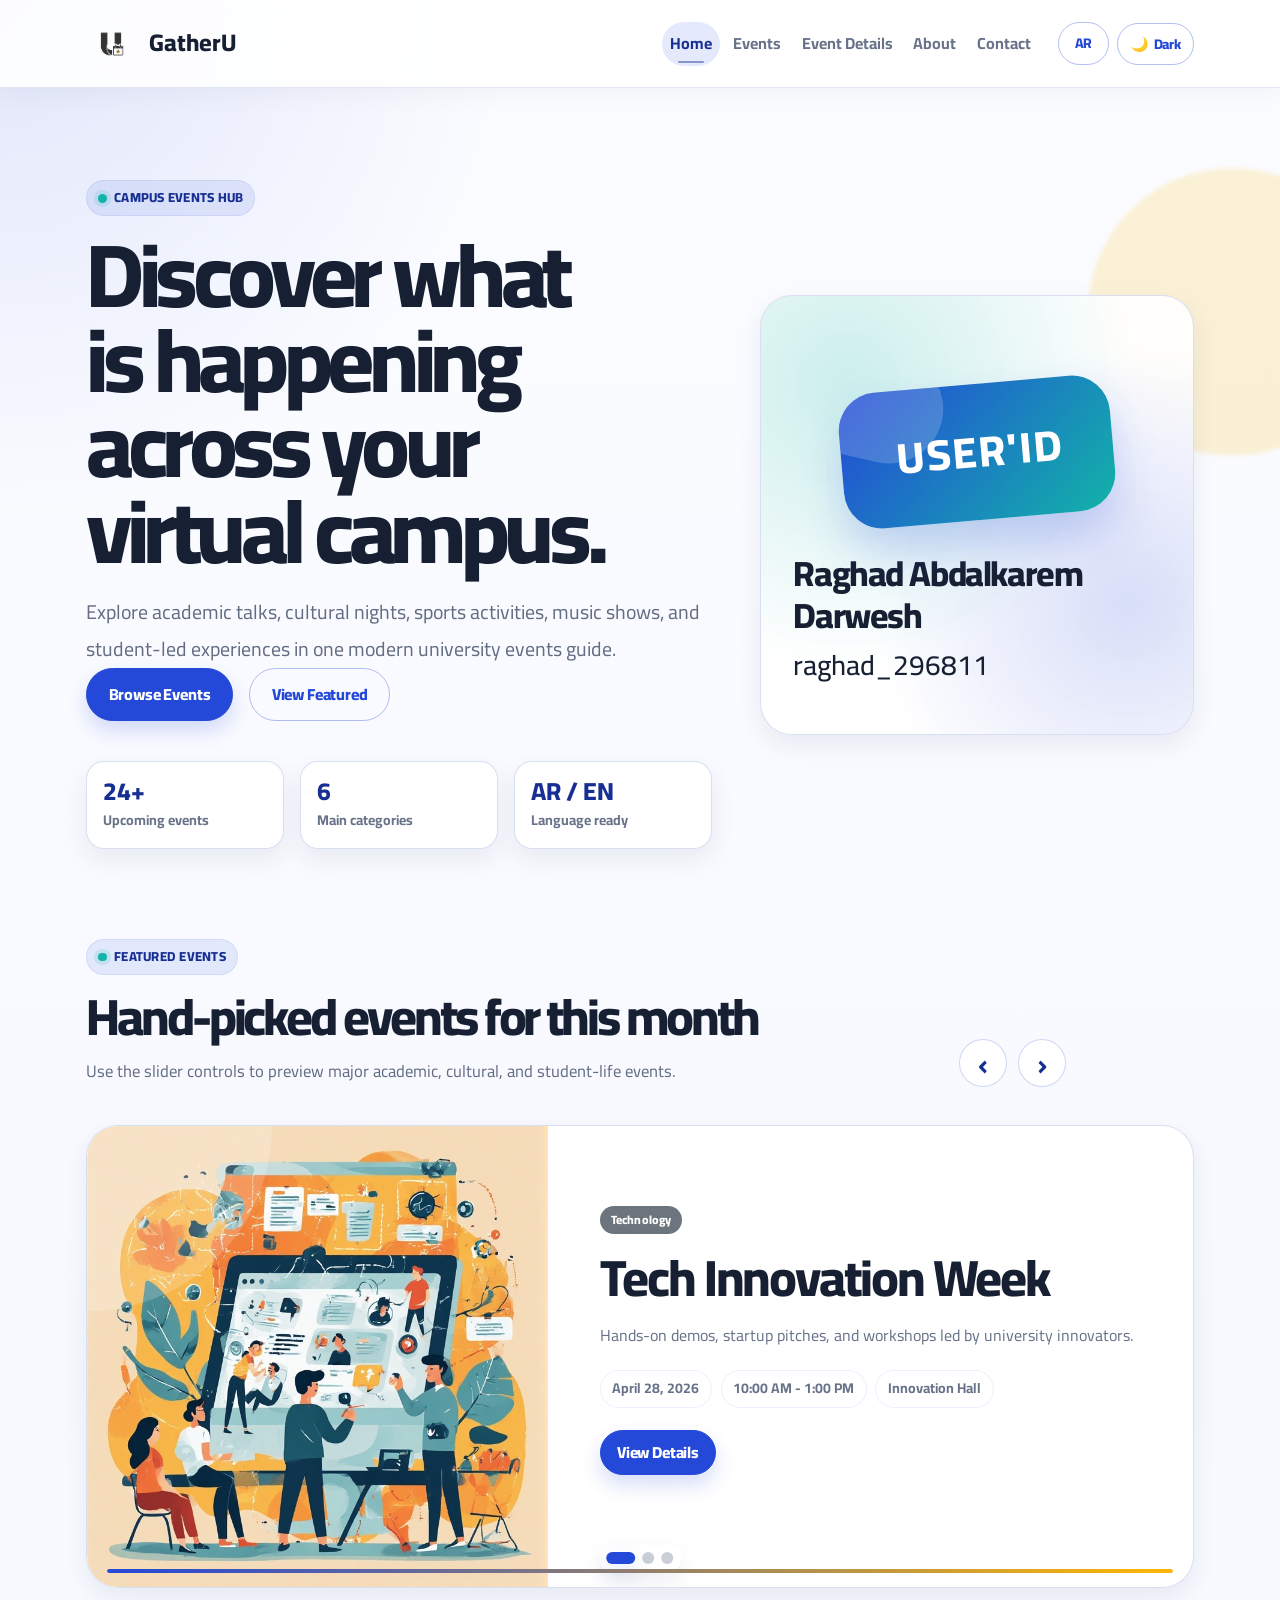
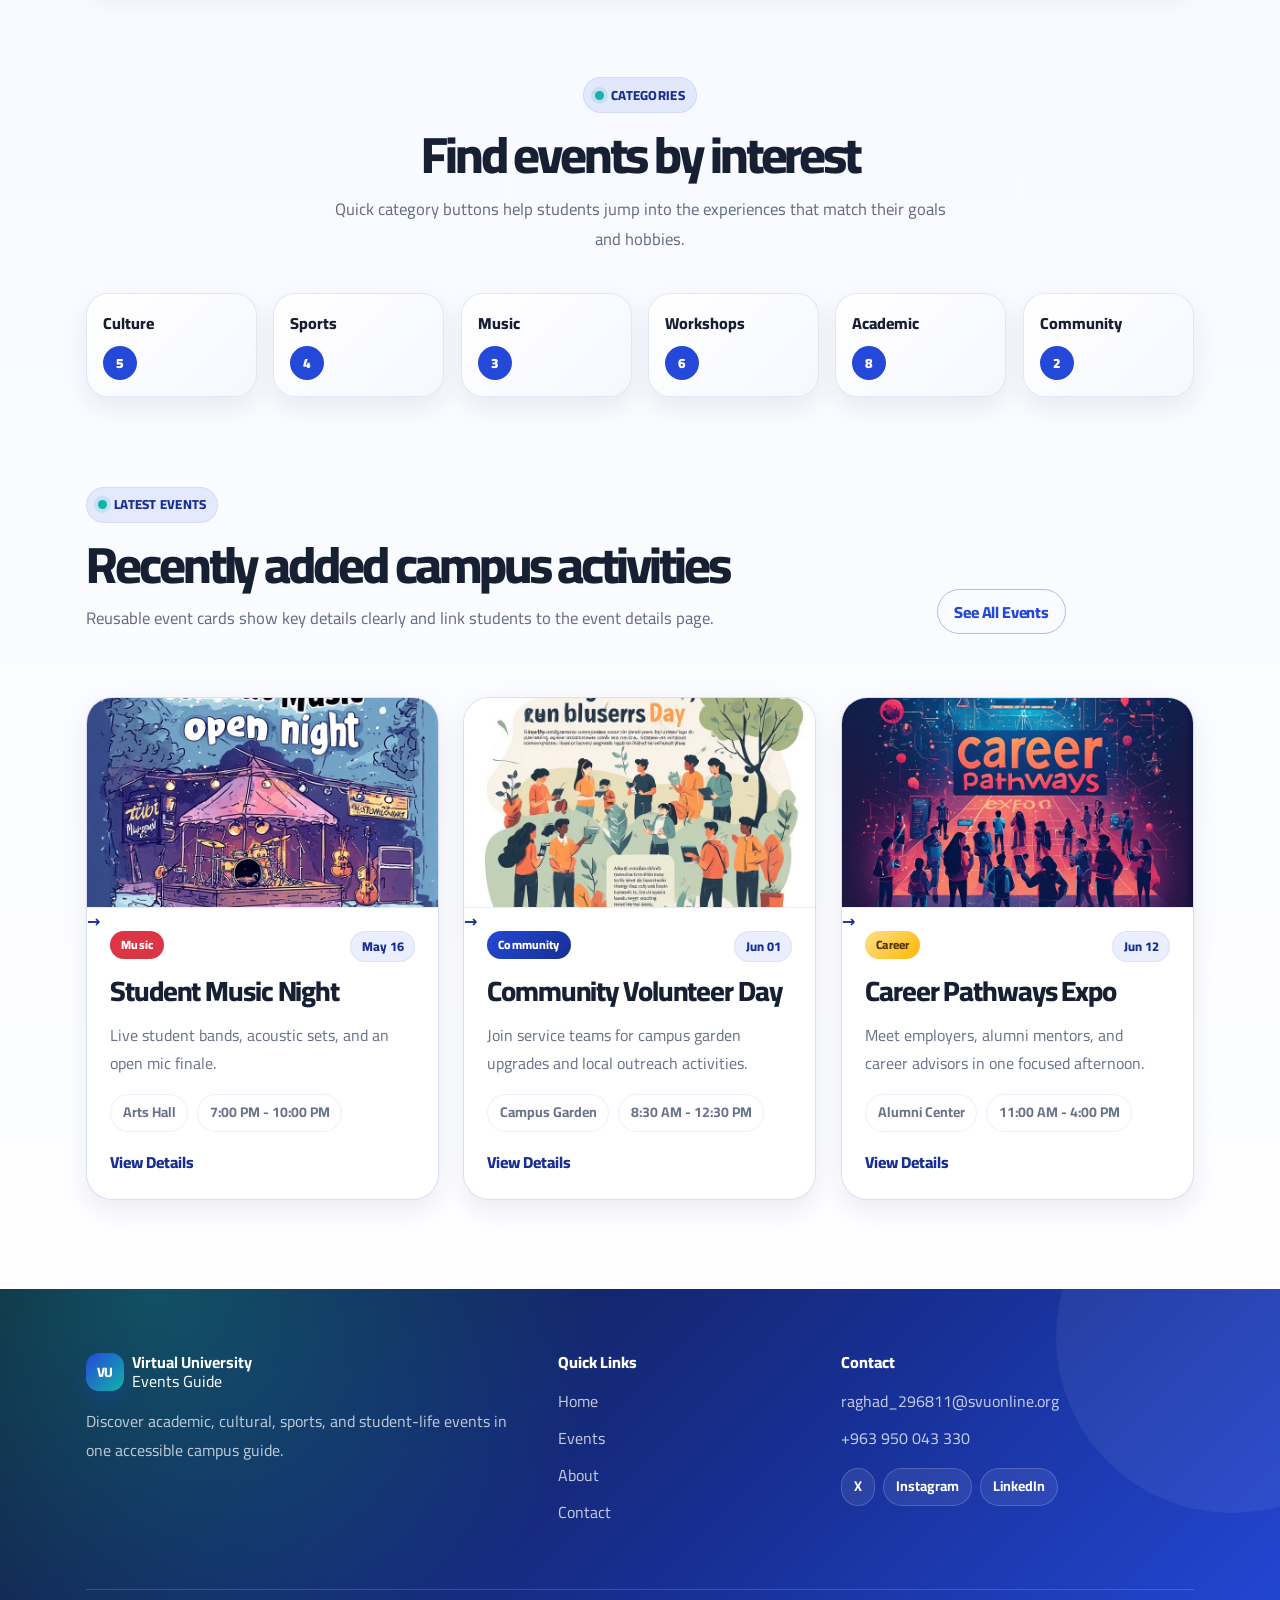
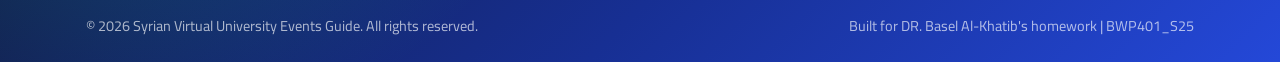
<file: index.html>
<!DOCTYPE html>
<html lang="en" dir="ltr">

<head>
  <meta charset="UTF-8">
  <meta name="viewport" content="width=device-width, initial-scale=1.0">
  <meta name="description"
    content="Virtual University Events Guide - discover campus events, activities, and student experiences.">
  <title>Home | Virtual University Events Guide</title>

  <!-- Google Fonts: Arabic and English friendly typography -->
  <link rel="preconnect" href="https://fonts.googleapis.com">
  <link rel="preconnect" href="https://fonts.gstatic.com" crossorigin>
  <link
    href="https://fonts.googleapis.com/css2?family=Cairo:wght@400;500;600;700;800&family=Tajawal:wght@400;500;700;800&display=swap"
    rel="stylesheet">

  <!-- Bootstrap CSS -->
  <link href="https://cdn.jsdelivr.net/npm/bootstrap@5.3.3/dist/css/bootstrap.min.css" rel="stylesheet">

  <!-- Custom CSS -->
  <link rel="stylesheet" href="assets/css/styles.css">
</head>

<body data-page="home">
  <a class="skip-link" href="#main-content">Skip to main content</a>

  <header class="site-header sticky-top">
    <nav class="navbar navbar-expand-lg" aria-label="Main navigation">
      <div class="container">
        <a class="navbar-brand d-flex align-items-center gap-2" href="index.html"
          aria-label="Virtual University Events Guide home">
          <img src="" alt="GatherU logo" class="site-logo" data-site-logo>
          <span class="brand-text">
            <span class="brand-title" data-i18n="brand.title">GatherU</span>
          </span>
        </a>

        <button class="navbar-toggler" type="button" data-bs-toggle="collapse" data-bs-target="#mainNavbar"
          aria-controls="mainNavbar" aria-expanded="false" aria-label="Toggle navigation">
          <span class="navbar-toggler-icon"></span>
        </button>

        <div class="collapse navbar-collapse" id="mainNavbar">
          <ul class="navbar-nav ms-auto mb-2 mb-lg-0 align-items-lg-center">
            <li class="nav-item">
              <a class="nav-link active" aria-current="page" href="index.html" data-i18n="nav.home">Home</a>
            </li>
            <li class="nav-item">
              <a class="nav-link" href="events.html" data-i18n="nav.events">Events</a>
            </li>
            <li class="nav-item">
              <a class="nav-link" href="event.html" data-i18n="nav.event">Event Details</a>
            </li>
            <li class="nav-item">
              <a class="nav-link" href="about.html" data-i18n="nav.about">About</a>
            </li>
            <li class="nav-item">
              <a class="nav-link" href="contact.html" data-i18n="nav.contact">Contact</a>
            </li>
          </ul>
          <div class="nav-actions d-flex align-items-center gap-2 ms-lg-3 mt-3 mt-lg-0">
            <button class="btn btn-sm btn-outline-primary language-toggle" type="button" data-language-toggle
              aria-label="Switch language">AR</button>
            <button class="btn btn-sm btn-outline-primary theme-toggle" type="button" data-theme-toggle
              aria-label="Switch to dark mode" title="Switch theme">
              <span class="theme-toggle-icon" data-theme-toggle-icon aria-hidden="true">🌙</span>
              <span class="theme-toggle-label" data-theme-toggle-label>Dark</span>
            </button>
          </div>
        </div>
      </div>
    </nav>
  </header>

  <main id="main-content" class="site-main">
    <section class="hero-section section-padding">
      <div class="container">
        <div class="row align-items-center g-5">
          <div class="col-lg-7">
            <div class="section-kicker">Campus events hub</div>
            <h1 class="hero-title">Discover what is happening across your virtual campus.</h1>
            <p class="hero-lead">Explore academic talks, cultural nights, sports activities, music shows, and
              student-led experiences in one modern university events guide.</p>
            <div class="hero-actions d-flex flex-column flex-sm-row gap-3">
              <a class="btn btn-primary btn-lg" href="events.html">Browse Events</a>
              <a class="btn btn-outline-primary btn-lg" href="#featured-events">View Featured</a>
            </div>
            <div class="hero-stats row g-3 mt-4" aria-label="Platform highlights">
              <div class="col-6 col-md-4">
                <div class="stat-card">
                  <strong>24+</strong>
                  <span>Upcoming events</span>
                </div>
              </div>
              <div class="col-6 col-md-4">
                <div class="stat-card">
                  <strong>6</strong>
                  <span>Main categories</span>
                </div>
              </div>
              <div class="col-12 col-md-4">
                <div class="stat-card">
                  <strong>AR / EN</strong>
                  <span>Language ready</span>
                </div>
              </div>
            </div>
          </div>

          <div class="col-lg-5">
            <aside class="hero-highlight-card" aria-label="Highlighted campus event">
              <div class="highlight-icon" aria-hidden="true">U S E R ' I D</div>
              <h2>Raghad Abdalkarem Darwesh</h2>
              <h3>raghad_296811</h3>
            </aside>
          </div>
        </div>
      </div>
    </section>

    <section id="featured-events" class="featured-section section-padding pt-0">
      <div class="container">
        <div class="section-heading d-flex flex-column flex-lg-row align-items-lg-end justify-content-between gap-3">
          <div>
            <div class="section-kicker">Featured events</div>
            <h2>Hand-picked events for this month</h2>
            <p>Use the slider controls to preview major academic, cultural, and student-life events.</p>
          </div>
          <div class="slider-controls" aria-label="Featured events slider controls">
            <button class="slider-btn" type="button" data-slider-prev
              aria-label="Previous featured event">&lsaquo;</button>
            <button class="slider-btn" type="button" data-slider-next aria-label="Next featured event">&rsaquo;</button>
          </div>
        </div>

        <div class="featured-slider mt-4" data-featured-slider>
          <div class="featured-track" data-featured-track>
            
          </div>

          <div class="slider-dots" role="tablist" aria-label="Featured event slides">
            <button class="slider-dot is-active" type="button" data-slider-dot="0"
              aria-label="Show AI Research Expo"></button>
            <button class="slider-dot" type="button" data-slider-dot="1"
              aria-label="Show International Culture Night"></button>
            <button class="slider-dot" type="button" data-slider-dot="2"
              aria-label="Show Virtual Fitness Challenge"></button>
          </div>
        </div>
      </div>
    </section>

    <section class="categories-section section-padding pt-0">
      <div class="container">
        <div class="section-heading text-center mx-auto">
          <div class="section-kicker">Categories</div>
          <h2>Find events by interest</h2>
          <p>Quick category buttons help students jump into the experiences that match their goals and hobbies.</p>
        </div>

        <div class="category-grid mt-4" aria-label="Event categories">
          <a class="category-chip" href="events.html"><span>Culture</span><strong>5</strong></a>
          <a class="category-chip" href="events.html"><span>Sports</span><strong>4</strong></a>
          <a class="category-chip" href="events.html"><span>Music</span><strong>3</strong></a>
          <a class="category-chip" href="events.html"><span>Workshops</span><strong>6</strong></a>
          <a class="category-chip" href="events.html"><span>Academic</span><strong>8</strong></a>
          <a class="category-chip" href="events.html"><span>Community</span><strong>2</strong></a>
        </div>
      </div>
    </section>

    <section class="latest-section section-padding pt-0">
      <div class="container">
        <div class="section-heading d-flex flex-column flex-lg-row align-items-lg-end justify-content-between gap-3">
          <div>
            <div class="section-kicker">Latest events</div>
            <h2>Recently added campus activities</h2>
            <p>Reusable event cards show key details clearly and link students to the event details page.</p>
          </div>
          <a class="btn btn-outline-primary" href="events.html">See All Events</a>
        </div>

        <div class="row g-4 mt-2" data-latest-events>
          <div class="col-md-6 col-xl-4">
            <article class="event-card h-100">
              <div class="event-card-media media-workshop"><span>UX</span></div>
              <div class="event-card-body">
                <div class="d-flex justify-content-between align-items-start gap-3">
                  <span class="badge rounded-pill text-bg-primary">Workshop</span>
                  <span class="event-date">May 09</span>
                </div>
                <h3>Design Thinking Sprint</h3>
                <p>Practice problem framing, rapid ideation, and prototype feedback in a guided student workshop.</p>
                <div class="event-meta-list compact">
                  <span>Design Lab</span>
                  <span>01:00 PM</span>
                </div>
                <a class="stretched-link card-link" href="event.html">View Details</a>
              </div>
            </article>
          </div>

          <div class="col-md-6 col-xl-4">
            <article class="event-card h-100">
              <div class="event-card-media media-music"><span>MU</span></div>
              <div class="event-card-body">
                <div class="d-flex justify-content-between align-items-start gap-3">
                  <span class="badge rounded-pill text-bg-success">Music</span>
                  <span class="event-date">May 14</span>
                </div>
                <h3>Open Mic Evening</h3>
                <p>Students perform music, poetry, and short spoken-word pieces in a relaxed virtual lounge.</p>
                <div class="event-meta-list compact">
                  <span>Digital Lounge</span>
                  <span>07:00 PM</span>
                </div>
                <a class="stretched-link card-link" href="event.html">View Details</a>
              </div>
            </article>
          </div>

          <div class="col-md-6 col-xl-4">
            <article class="event-card h-100">
              <div class="event-card-media media-career"><span>CV</span></div>
              <div class="event-card-body">
                <div class="d-flex justify-content-between align-items-start gap-3">
                  <span class="badge rounded-pill text-bg-warning">Career</span>
                  <span class="event-date">May 20</span>
                </div>
                <h3>Graduate Career Fair</h3>
                <p>Connect with employers, attend resume clinics, and explore internships for emerging graduates.</p>
                <div class="event-meta-list compact">
                  <span>Career Hall</span>
                  <span>11:00 AM</span>
                </div>
                <a class="stretched-link card-link" href="event.html">View Details</a>
              </div>
            </article>
          </div>
        </div>
      </div>
    </section>
  </main>

  <footer class="site-footer">
    <div class="container">
      <div class="row g-4 align-items-start">
        <div class="col-lg-5">
          <a class="footer-brand d-inline-flex align-items-center gap-2" href="index.html"
            aria-label="Virtual University Events Guide home">
            <span class="brand-mark brand-mark-sm" aria-hidden="true">VU</span>
            <span>
              <strong data-i18n="brand.title">Virtual University</strong>
              <span data-i18n="brand.subtitle">Events Guide</span>
            </span>
          </a>
          <p class="footer-text mt-3" data-i18n="footer.description">Discover academic, cultural, sports, and
            student-life events in one accessible campus guide.</p>
        </div>

        <div class="col-6 col-lg-3">
          <h2 class="footer-heading" data-i18n="footer.quickLinks">Quick Links</h2>
          <ul class="footer-links list-unstyled">
            <li><a href="index.html" data-i18n="nav.home">Home</a></li>
            <li><a href="events.html" data-i18n="nav.events">Events</a></li>
            <li><a href="about.html" data-i18n="nav.about">About</a></li>
            <li><a href="contact.html" data-i18n="nav.contact">Contact</a></li>
          </ul>
        </div>

        <div class="col-6 col-lg-4">
          <h2 class="footer-heading" data-i18n="footer.contactTitle">Contact</h2>
          <ul class="footer-links list-unstyled">
            <li><a href="mailto:events@virtualuniversity.edu">raghad_296811@svuonline.org</a></li>
            <li><a href="tel:+966555010222">+963 950 043 330</a></li>
          </ul>
          <div class="social-links d-flex flex-wrap gap-2 mt-3" aria-label="Social media links">
            <a href="#" aria-label="Follow us on X">X</a>
            <a href="#" aria-label="Follow us on Instagram">Instagram</a>
            <a href="#" aria-label="Follow us on LinkedIn">LinkedIn</a>
          </div>
        </div>
      </div>

      <div class="footer-bottom d-flex flex-column flex-md-row justify-content-between gap-2">
        <span data-i18n="footer.copyright">&copy; 2026 Syrian Virtual University Events Guide. All rights
          reserved.</span>
        <span data-i18n="footer.tagline">Built for DR. Basel Al-Khatib's homework | BWP401_S25</span>
      </div>
    </div>
  </footer>

  <!-- Bootstrap JS Bundle -->
  <script src="https://cdn.jsdelivr.net/npm/bootstrap@5.3.3/dist/js/bootstrap.bundle.min.js"></script>

  <!-- Custom JavaScript -->
  <script src="assets/js/events_details.js"></script>
  <script src="assets/js/main.js"></script>
</body>

</html>
</file>
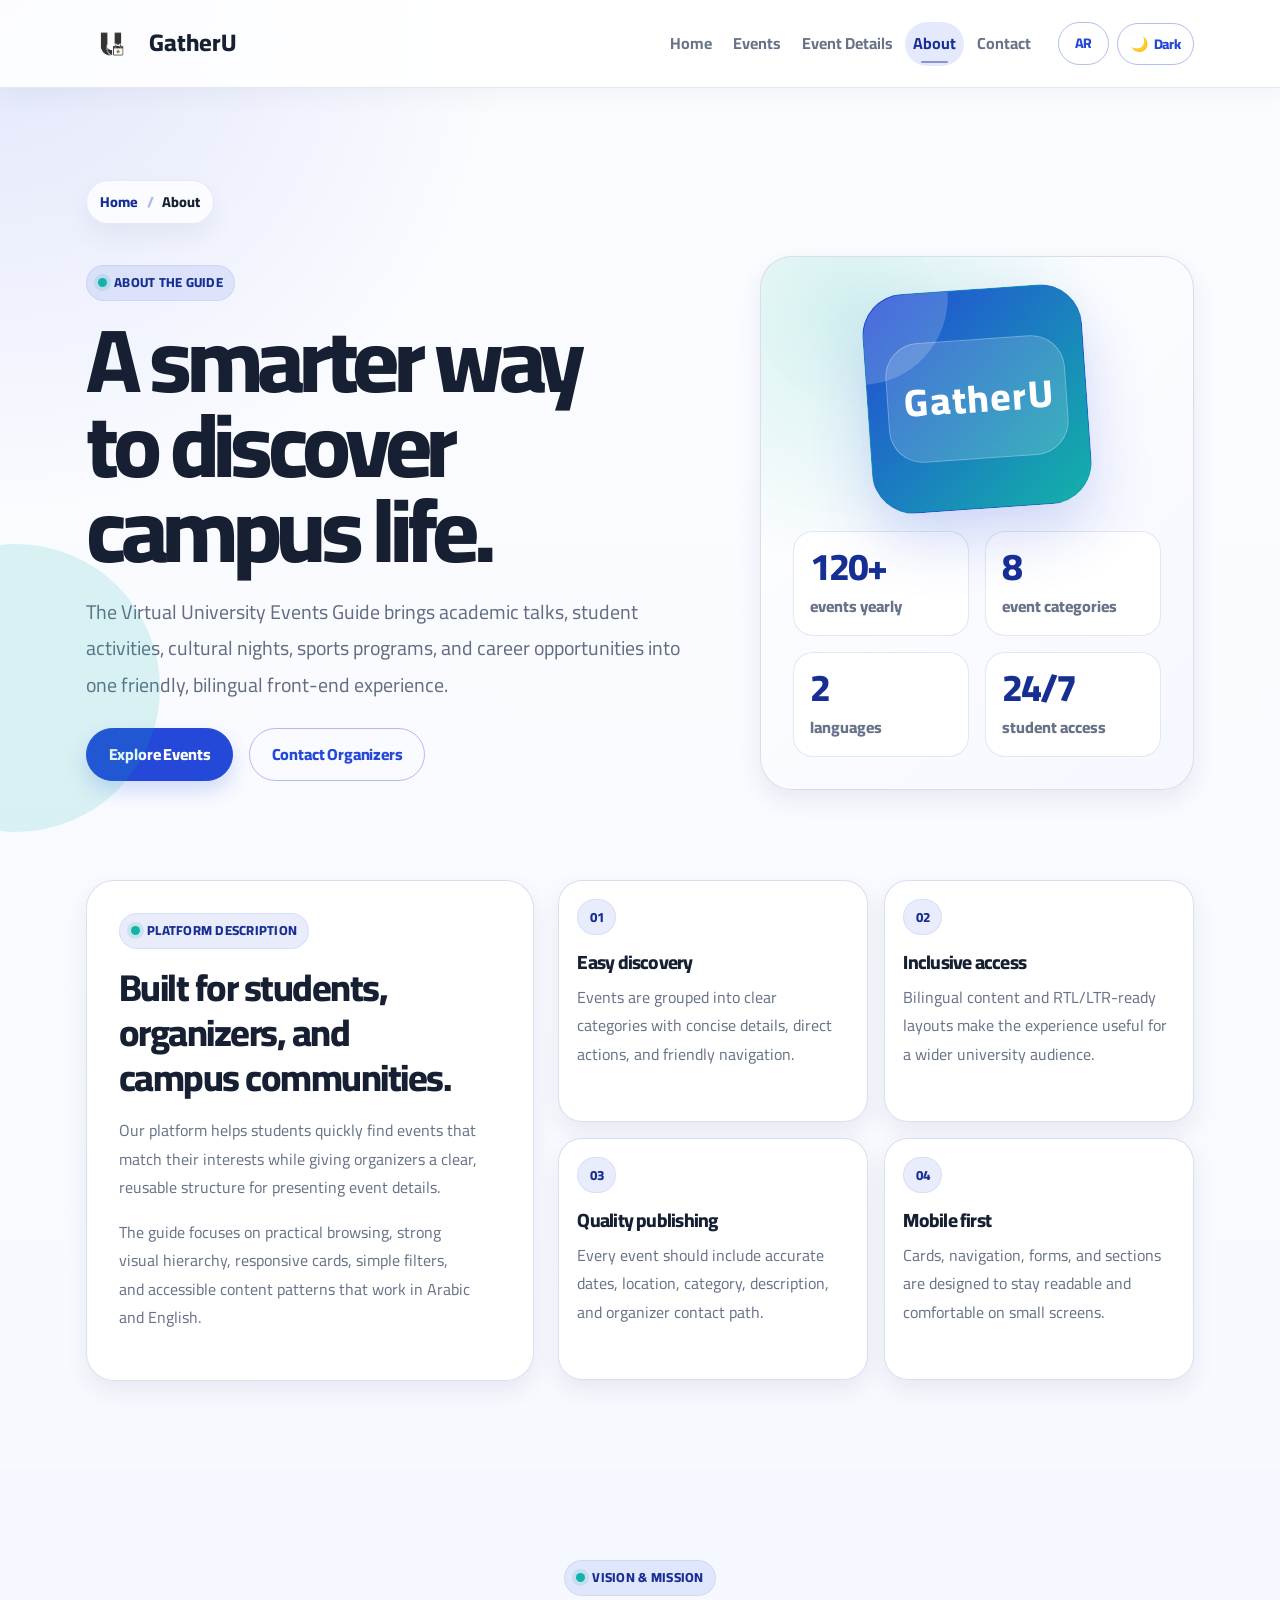
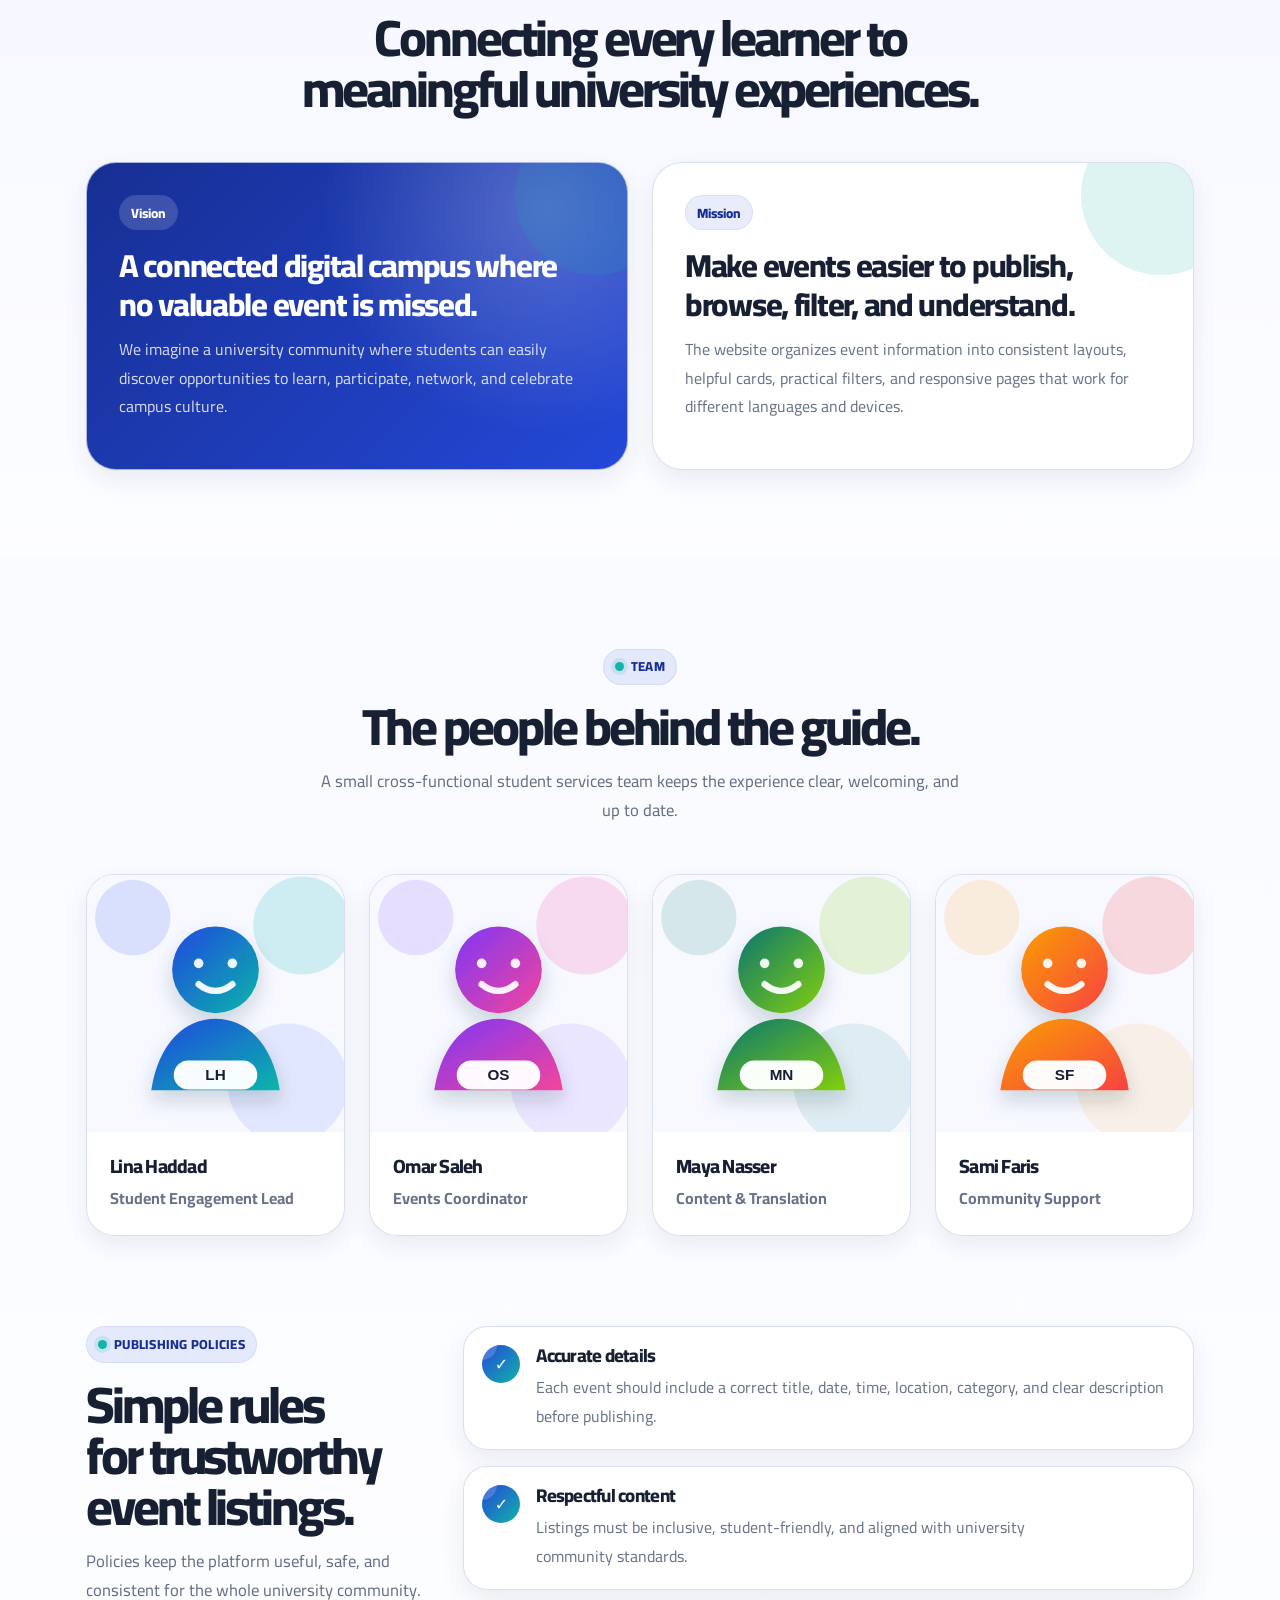
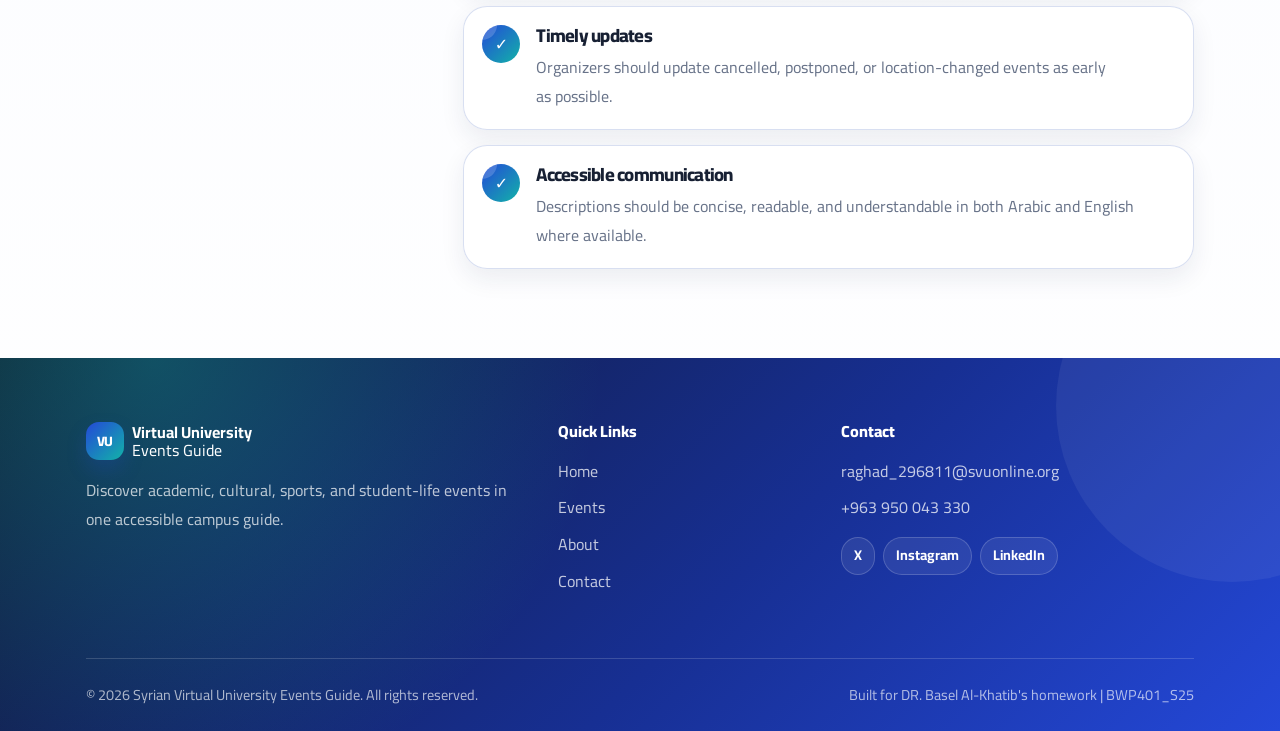
<file: about.html>
<!DOCTYPE html>
<html lang="en" dir="ltr">

<head>
  <meta charset="UTF-8">
  <meta name="viewport" content="width=device-width, initial-scale=1.0">
  <meta name="description"
    content="Learn about the Virtual University Events Guide platform, mission, vision, team, and publishing policies.">
  <title>About | Virtual University Events Guide</title>

  <!-- Google Fonts: Arabic and English friendly typography -->
  <link rel="preconnect" href="https://fonts.googleapis.com">
  <link rel="preconnect" href="https://fonts.gstatic.com" crossorigin>
  <link
    href="https://fonts.googleapis.com/css2?family=Cairo:wght@400;500;600;700;800&family=Tajawal:wght@400;500;700;800&display=swap"
    rel="stylesheet">

  <!-- Bootstrap CSS -->
  <link href="https://cdn.jsdelivr.net/npm/bootstrap@5.3.3/dist/css/bootstrap.min.css" rel="stylesheet">

  <!-- Custom CSS -->
  <link rel="stylesheet" href="assets/css/styles.css">
</head>

<body data-page="about">
  <a class="skip-link" href="#main-content">Skip to main content</a>

  <header class="site-header sticky-top">
    <nav class="navbar navbar-expand-lg" aria-label="Main navigation">
      <div class="container">
        <a class="navbar-brand d-flex align-items-center gap-2" href="index.html"
          aria-label="Virtual University Events Guide home">
          <img src="" alt="GatherU logo" class="site-logo" data-site-logo>
          <span class="brand-text">
            <span class="brand-title" data-i18n="brand.title">GatherU</span>
          </span>
        </a>

        <button class="navbar-toggler" type="button" data-bs-toggle="collapse" data-bs-target="#mainNavbar"
          aria-controls="mainNavbar" aria-expanded="false" aria-label="Toggle navigation">
          <span class="navbar-toggler-icon"></span>
        </button>

        <div class="collapse navbar-collapse" id="mainNavbar">
          <ul class="navbar-nav ms-auto mb-2 mb-lg-0 align-items-lg-center">
            <li class="nav-item">
              <a class="nav-link" href="index.html" data-i18n="nav.home">Home</a>
            </li>
            <li class="nav-item">
              <a class="nav-link" href="events.html" data-i18n="nav.events">Events</a>
            </li>
            <li class="nav-item">
              <a class="nav-link" href="event.html" data-i18n="nav.event">Event Details</a>
            </li>
            <li class="nav-item">
              <a class="nav-link active" aria-current="page" href="about.html" data-i18n="nav.about">About</a>
            </li>
            <li class="nav-item">
              <a class="nav-link" href="contact.html" data-i18n="nav.contact">Contact</a>
            </li>
          </ul>
          <div class="nav-actions d-flex align-items-center gap-2 ms-lg-3 mt-3 mt-lg-0">
            <button class="btn btn-sm btn-outline-primary language-toggle" type="button" data-language-toggle
              aria-label="Switch language">AR</button>
            <button class="btn btn-sm btn-outline-primary theme-toggle" type="button" data-theme-toggle
              aria-label="Switch to dark mode" title="Switch theme">
              <span class="theme-toggle-icon" data-theme-toggle-icon aria-hidden="true">🌙</span>
              <span class="theme-toggle-label" data-theme-toggle-label>Dark</span>
            </button>
          </div>
        </div>
      </div>
    </nav>
  </header>

  <main id="main-content" class="site-main">
    <section class="about-hero section-padding">
      <div class="container">
        <nav class="page-trail" aria-label="Page breadcrumb">
          <a href="index.html">Home</a>
          <span aria-hidden="true">/</span>
          <span aria-current="page">About</span>
        </nav>

        <div class="row align-items-center g-5">
          <div class="col-lg-7">
            <span class="section-kicker" data-i18n="about.hero.kicker">About the guide</span>
            <h1 class="hero-title" data-i18n="about.hero.title">A smarter way to discover campus life.</h1>
            <p class="hero-lead" data-i18n="about.hero.lead">The Virtual University Events Guide brings academic talks,
              student activities, cultural nights, sports programs, and career opportunities into one friendly,
              bilingual front-end experience.</p>
            <div class="about-hero-actions d-flex flex-wrap gap-3 mt-4">
              <a class="btn btn-primary btn-lg" href="events.html" data-i18n="about.hero.ctaPrimary">Explore Events</a>
              <a class="btn btn-outline-primary btn-lg" href="contact.html" data-i18n="about.hero.ctaSecondary">Contact
                Organizers</a>
            </div>
          </div>
          <div class="col-lg-5">
            <aside class="about-impact-card" aria-label="Platform highlights">
              <div class="impact-orbit" aria-hidden="true">
                <span>G a t h e r U</span>
              </div>
              <div class="row g-3">
                <div class="col-6">
                  <div class="impact-stat">
                    <strong>120+</strong>
                    <span data-i18n="about.stats.events">events yearly</span>
                  </div>
                </div>
                <div class="col-6">
                  <div class="impact-stat">
                    <strong>8</strong>
                    <span data-i18n="about.stats.categories">event categories</span>
                  </div>
                </div>
                <div class="col-6">
                  <div class="impact-stat">
                    <strong>2</strong>
                    <span data-i18n="about.stats.languages">languages</span>
                  </div>
                </div>
                <div class="col-6">
                  <div class="impact-stat">
                    <strong>24/7</strong>
                    <span data-i18n="about.stats.access">student access</span>
                  </div>
                </div>
              </div>
            </aside>
          </div>
        </div>
      </div>
    </section>

    <section class="about-platform-section section-padding pt-0">
      <div class="container">
        <div class="row g-4 align-items-stretch">
          <div class="col-lg-5">
            <article class="about-story-card h-100">
              <span class="section-kicker" data-i18n="about.platform.kicker">Platform description</span>
              <h2 data-i18n="about.platform.title">Built for students, organizers, and campus communities.</h2>
              <p data-i18n="about.platform.body1">Our platform helps students quickly find events that match their
                interests while giving organizers a clear, reusable structure for presenting event details.</p>
              <p data-i18n="about.platform.body2">The guide focuses on practical browsing, strong visual hierarchy,
                responsive cards, simple filters, and accessible content patterns that work in Arabic and English.</p>
            </article>
          </div>
          <div class="col-lg-7">
            <div class="about-principles-grid h-100">
              <article class="principle-card">
                <span class="principle-icon" aria-hidden="true">01</span>
                <h3 data-i18n="about.principle.discoveryTitle">Easy discovery</h3>
                <p data-i18n="about.principle.discoveryText">Events are grouped into clear categories with concise
                  details, direct actions, and friendly navigation.</p>
              </article>
              <article class="principle-card">
                <span class="principle-icon" aria-hidden="true">02</span>
                <h3 data-i18n="about.principle.inclusionTitle">Inclusive access</h3>
                <p data-i18n="about.principle.inclusionText">Bilingual content and RTL/LTR-ready layouts make the
                  experience useful for a wider university audience.</p>
              </article>
              <article class="principle-card">
                <span class="principle-icon" aria-hidden="true">03</span>
                <h3 data-i18n="about.principle.qualityTitle">Quality publishing</h3>
                <p data-i18n="about.principle.qualityText">Every event should include accurate dates, location,
                  category, description, and organizer contact path.</p>
              </article>
              <article class="principle-card">
                <span class="principle-icon" aria-hidden="true">04</span>
                <h3 data-i18n="about.principle.mobileTitle">Mobile first</h3>
                <p data-i18n="about.principle.mobileText">Cards, navigation, forms, and sections are designed to stay
                  readable and comfortable on small screens.</p>
              </article>
            </div>
          </div>
        </div>
      </div>
    </section>

    <section class="mission-section section-padding">
      <div class="container">
        <div class="section-heading text-center mx-auto mb-5">
          <span class="section-kicker" data-i18n="about.mission.kicker">Vision & mission</span>
          <h2 data-i18n="about.mission.heading">Connecting every learner to meaningful university experiences.</h2>
        </div>
        <div class="row g-4">
          <div class="col-md-6">
            <article class="mission-card mission-card-primary h-100">
              <span class="mission-label" data-i18n="about.vision.label">Vision</span>
              <h3 data-i18n="about.vision.title">A connected digital campus where no valuable event is missed.</h3>
              <p data-i18n="about.vision.text">We imagine a university community where students can easily discover
                opportunities to learn, participate, network, and celebrate campus culture.</p>
            </article>
          </div>
          <div class="col-md-6">
            <article class="mission-card h-100">
              <span class="mission-label" data-i18n="about.mission.label">Mission</span>
              <h3 data-i18n="about.mission.title">Make events easier to publish, browse, filter, and understand.</h3>
              <p data-i18n="about.mission.text">The website organizes event information into consistent layouts, helpful
                cards, practical filters, and responsive pages that work for different languages and devices.</p>
            </article>
          </div>
        </div>
      </div>
    </section>

    <section class="team-section section-padding">
      <div class="container">
        <div class="section-heading text-center mx-auto mb-5">
          <span class="section-kicker" data-i18n="about.team.kicker">Team</span>
          <h2 data-i18n="about.team.heading">The people behind the guide.</h2>
          <p data-i18n="about.team.lead">A small cross-functional student services team keeps the experience clear,
            welcoming, and up to date.</p>
        </div>
        <div class="row g-4">
          <div class="col-md-6 col-lg-3">
            <article class="team-card h-100">
              <img src="assets/img/team-lina.svg" alt="Portrait illustration of Lina Haddad" class="team-avatar"
                width="640" height="640" decoding="async" loading="lazy">
              <div class="team-card-body">
                <h3 data-i18n="about.team.member1.name">Lina Haddad</h3>
                <p data-i18n="about.team.member1.role">Student Engagement Lead</p>
              </div>
            </article>
          </div>
          <div class="col-md-6 col-lg-3">
            <article class="team-card h-100">
              <img src="assets/img/team-omar.svg" alt="Portrait illustration of Omar Saleh" class="team-avatar"
                width="640" height="640" decoding="async" loading="lazy">
              <div class="team-card-body">
                <h3 data-i18n="about.team.member2.name">Omar Saleh</h3>
                <p data-i18n="about.team.member2.role">Events Coordinator</p>
              </div>
            </article>
          </div>
          <div class="col-md-6 col-lg-3">
            <article class="team-card h-100">
              <img src="assets/img/team-maya.svg" alt="Portrait illustration of Maya Nasser" class="team-avatar"
                width="640" height="640" decoding="async" loading="lazy">
              <div class="team-card-body">
                <h3 data-i18n="about.team.member3.name">Maya Nasser</h3>
                <p data-i18n="about.team.member3.role">Content & Translation</p>
              </div>
            </article>
          </div>
          <div class="col-md-6 col-lg-3">
            <article class="team-card h-100">
              <img src="assets/img/team-sami.svg" alt="Portrait illustration of Sami Faris" class="team-avatar"
                width="640" height="640" decoding="async" loading="lazy">
              <div class="team-card-body">
                <h3 data-i18n="about.team.member4.name">Sami Faris</h3>
                <p data-i18n="about.team.member4.role">Community Support</p>
              </div>
            </article>
          </div>
        </div>
      </div>
    </section>

    <section class="policies-section section-padding pt-0">
      <div class="container">
        <div class="row g-4 align-items-start">
          <div class="col-lg-4">
            <div class="section-heading sticky-heading">
              <span class="section-kicker" data-i18n="about.policies.kicker">Publishing policies</span>
              <h2 data-i18n="about.policies.heading">Simple rules for trustworthy event listings.</h2>
              <p data-i18n="about.policies.lead">Policies keep the platform useful, safe, and consistent for the whole
                university community.</p>
            </div>
          </div>
          <div class="col-lg-8">
            <div class="policy-list">
              <article class="policy-item">
                <span aria-hidden="true">✓</span>
                <div>
                  <h3 data-i18n="about.policy.accuracyTitle">Accurate details</h3>
                  <p data-i18n="about.policy.accuracyText">Each event should include a correct title, date, time,
                    location, category, and clear description before publishing.</p>
                </div>
              </article>
              <article class="policy-item">
                <span aria-hidden="true">✓</span>
                <div>
                  <h3 data-i18n="about.policy.respectTitle">Respectful content</h3>
                  <p data-i18n="about.policy.respectText">Listings must be inclusive, student-friendly, and aligned with
                    university community standards.</p>
                </div>
              </article>
              <article class="policy-item">
                <span aria-hidden="true">✓</span>
                <div>
                  <h3 data-i18n="about.policy.updatesTitle">Timely updates</h3>
                  <p data-i18n="about.policy.updatesText">Organizers should update cancelled, postponed, or
                    location-changed events as early as possible.</p>
                </div>
              </article>
              <article class="policy-item">
                <span aria-hidden="true">✓</span>
                <div>
                  <h3 data-i18n="about.policy.accessibilityTitle">Accessible communication</h3>
                  <p data-i18n="about.policy.accessibilityText">Descriptions should be concise, readable, and
                    understandable in both Arabic and English where available.</p>
                </div>
              </article>
            </div>
          </div>
        </div>
      </div>
    </section>
  </main>

  <footer class="site-footer">
    <div class="container">
      <div class="row g-4 align-items-start">
        <div class="col-lg-5">
          <a class="footer-brand d-inline-flex align-items-center gap-2" href="index.html"
            aria-label="Virtual University Events Guide home">
            <span class="brand-mark brand-mark-sm" aria-hidden="true">VU</span>
            <span>
              <strong data-i18n="brand.title">Virtual University</strong>
              <span data-i18n="brand.subtitle">Events Guide</span>
            </span>
          </a>
          <p class="footer-text mt-3" data-i18n="footer.description">Discover academic, cultural, sports, and
            student-life events in one accessible campus guide.</p>
        </div>

        <div class="col-6 col-lg-3">
          <h2 class="footer-heading" data-i18n="footer.quickLinks">Quick Links</h2>
          <ul class="footer-links list-unstyled">
            <li><a href="index.html" data-i18n="nav.home">Home</a></li>
            <li><a href="events.html" data-i18n="nav.events">Events</a></li>
            <li><a href="about.html" data-i18n="nav.about">About</a></li>
            <li><a href="contact.html" data-i18n="nav.contact">Contact</a></li>
          </ul>
        </div>

        <div class="col-6 col-lg-4">
          <h2 class="footer-heading" data-i18n="footer.contactTitle">Contact</h2>
          <ul class="footer-links list-unstyled">
            <li><a href="mailto:events@virtualuniversity.edu">raghad_296811@svuonline.org</a></li>
            <li><a href="tel:+966555010222">+963 950 043 330</a></li>
          </ul>
          <div class="social-links d-flex flex-wrap gap-2 mt-3" aria-label="Social media links">
            <a href="#" aria-label="Follow us on X">X</a>
            <a href="#" aria-label="Follow us on Instagram">Instagram</a>
            <a href="#" aria-label="Follow us on LinkedIn">LinkedIn</a>
          </div>
        </div>
      </div>

      <div class="footer-bottom d-flex flex-column flex-md-row justify-content-between gap-2">
        <span data-i18n="footer.copyright">&copy; 2026 Syrian Virtual University Events Guide. All rights
          reserved.</span>
        <span data-i18n="footer.tagline">Built for DR. Basel Al-Khatib's homework | BWP401_S25</span>
      </div>
    </div>
  </footer>

  <!-- Bootstrap JS Bundle -->
  <script src="https://cdn.jsdelivr.net/npm/bootstrap@5.3.3/dist/js/bootstrap.bundle.min.js"></script>

  <!-- Custom JavaScript -->
  <script src="assets/js/main.js"></script>
</body>

</html>
</file>
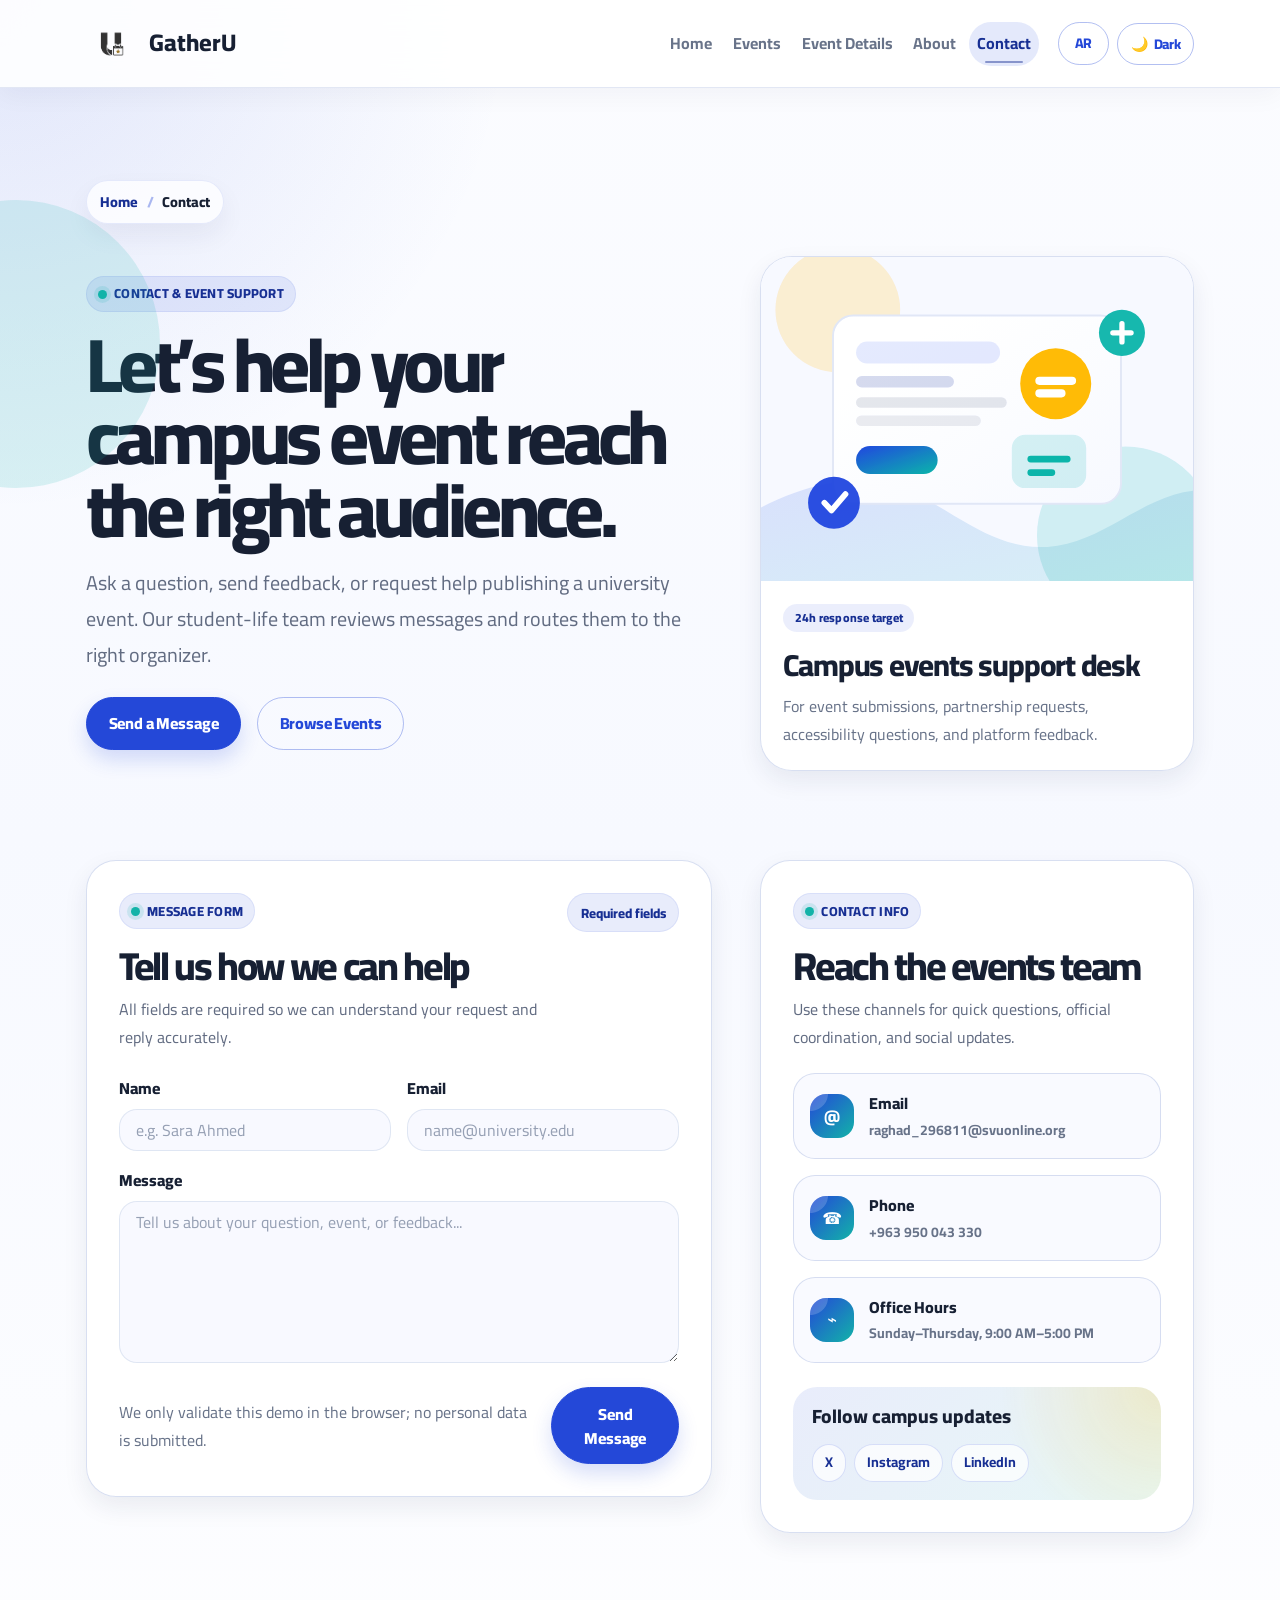
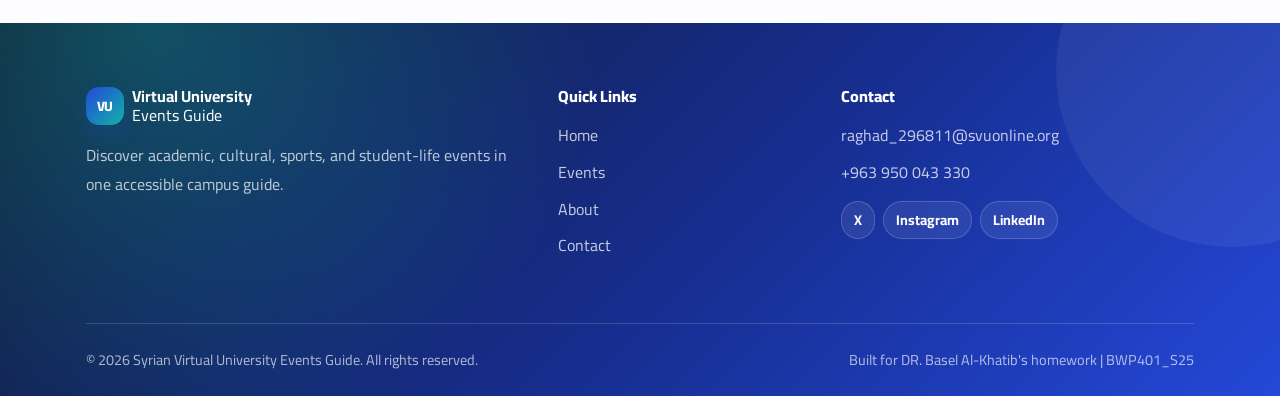
<file: contact.html>
<!DOCTYPE html>
<html lang="en" dir="ltr">

<head>
  <meta charset="UTF-8">
  <meta name="viewport" content="width=device-width, initial-scale=1.0">
  <meta name="description"
    content="Contact the Virtual University Events Guide team with questions, event submissions, or feedback.">
  <title>Contact | Virtual University Events Guide</title>

  <!-- Google Fonts: Arabic and English friendly typography -->
  <link rel="preconnect" href="https://fonts.googleapis.com">
  <link rel="preconnect" href="https://fonts.gstatic.com" crossorigin>
  <link
    href="https://fonts.googleapis.com/css2?family=Cairo:wght@400;500;600;700;800&family=Tajawal:wght@400;500;700;800&display=swap"
    rel="stylesheet">

  <!-- Bootstrap CSS -->
  <link href="https://cdn.jsdelivr.net/npm/bootstrap@5.3.3/dist/css/bootstrap.min.css" rel="stylesheet">

  <!-- Custom CSS -->
  <link rel="stylesheet" href="assets/css/styles.css">
</head>

<body data-page="contact">
  <a class="skip-link" href="#main-content">Skip to main content</a>

  <header class="site-header sticky-top">
    <nav class="navbar navbar-expand-lg" aria-label="Main navigation">
      <div class="container">
        <a class="navbar-brand d-flex align-items-center gap-2" href="index.html"
          aria-label="Virtual University Events Guide home">
          <img src="" alt="GatherU logo" class="site-logo" data-site-logo>
          <span class="brand-text">
            <span class="brand-title" data-i18n="brand.title">GatherU</span>
          </span>
        </a>

        <button class="navbar-toggler" type="button" data-bs-toggle="collapse" data-bs-target="#mainNavbar"
          aria-controls="mainNavbar" aria-expanded="false" aria-label="Toggle navigation">
          <span class="navbar-toggler-icon"></span>
        </button>

        <div class="collapse navbar-collapse" id="mainNavbar">
          <ul class="navbar-nav ms-auto mb-2 mb-lg-0 align-items-lg-center">
            <li class="nav-item">
              <a class="nav-link" href="index.html" data-i18n="nav.home">Home</a>
            </li>
            <li class="nav-item">
              <a class="nav-link" href="events.html" data-i18n="nav.events">Events</a>
            </li>
            <li class="nav-item">
              <a class="nav-link" href="event.html" data-i18n="nav.event">Event Details</a>
            </li>
            <li class="nav-item">
              <a class="nav-link" href="about.html" data-i18n="nav.about">About</a>
            </li>
            <li class="nav-item">
              <a class="nav-link active" aria-current="page" href="contact.html" data-i18n="nav.contact">Contact</a>
            </li>
          </ul>
          <div class="nav-actions d-flex align-items-center gap-2 ms-lg-3 mt-3 mt-lg-0">
            <button class="btn btn-sm btn-outline-primary language-toggle" type="button" data-language-toggle
              aria-label="Switch language">AR</button>
            <button class="btn btn-sm btn-outline-primary theme-toggle" type="button" data-theme-toggle
              aria-label="Switch to dark mode" title="Switch theme">
              <span class="theme-toggle-icon" data-theme-toggle-icon aria-hidden="true">🌙</span>
              <span class="theme-toggle-label" data-theme-toggle-label>Dark</span>
            </button>
          </div>
        </div>
      </div>
    </nav>
  </header>

  <main id="main-content" class="site-main">
    <section class="contact-hero section-padding">
      <div class="container">
        <nav class="page-trail" aria-label="Page breadcrumb">
          <a href="index.html">Home</a>
          <span aria-hidden="true">/</span>
          <span aria-current="page">Contact</span>
        </nav>

        <div class="row align-items-center g-5">
          <div class="col-lg-7">
            <span class="section-kicker" data-i18n="contact.kicker">Contact & Event Support</span>
            <h1 class="page-title contact-title" data-i18n="contact.title">Let’s help your campus event reach the right
              audience.</h1>
            <p class="page-lead" data-i18n="contact.lead">Ask a question, send feedback, or request help publishing a
              university event. Our student-life team reviews messages and routes them to the right organizer.</p>
            <div class="contact-hero-actions d-flex flex-wrap gap-3 mt-4">
              <a class="btn btn-primary btn-lg" href="#contactForm" data-i18n="contact.ctaPrimary">Send a Message</a>
              <a class="btn btn-outline-primary btn-lg" href="events.html" data-i18n="contact.ctaSecondary">Browse
                Events</a>
            </div>
          </div>
          <div class="col-lg-5">
            <div class="contact-spotlight-card">
              <img src="assets/img/contact-support.svg" alt="University support desk illustration"
                class="contact-spotlight-img" width="900" height="675" decoding="async" fetchpriority="high">
              <div class="contact-spotlight-body">
                <span class="badge rounded-pill text-bg-light">24h response target</span>
                <h2 data-i18n="contact.spotlightTitle">Campus events support desk</h2>
                <p data-i18n="contact.spotlightText">For event submissions, partnership requests, accessibility
                  questions, and platform feedback.</p>
              </div>
            </div>
          </div>
        </div>
      </div>
    </section>

    <section class="section-padding contact-section pt-0">
      <div class="container">
        <div class="row g-4 g-xl-5">
          <div class="col-lg-7">
            <div class="contact-form-card">
              <div class="d-flex flex-column flex-md-row justify-content-between gap-3 align-items-md-start mb-4">
                <div>
                  <span class="section-kicker" data-i18n="contact.formKicker">Message Form</span>
                  <h2 class="section-title mb-2" data-i18n="contact.formTitle">Tell us how we can help</h2>
                  <p class="section-text mb-0" data-i18n="contact.formText">All fields are required so we can understand
                    your request and reply accurately.</p>
                </div>
                <span class="contact-form-badge" data-i18n="contact.requiredBadge">Required fields</span>
              </div>

              <div class="alert alert-success d-none" role="alert" aria-live="polite" data-contact-alert="success">
                <strong data-i18n="contact.successTitle">Message ready!</strong>
                <span data-i18n="contact.successText"> Your message passed validation. This front-end demo does not send
                  data to a server.</span>
              </div>

              <div class="alert alert-danger d-none" role="alert" aria-live="polite" data-contact-alert="error">
                <strong data-i18n="contact.errorTitle">Please check the form.</strong>
                <span data-i18n="contact.errorText"> Complete all fields and enter a valid email address.</span>
              </div>

              <form id="contactForm" class="needs-validation contact-form" novalidate data-contact-form>
                <div class="row g-3">
                  <div class="col-md-6">
                    <label for="contactName" class="form-label" data-i18n="contact.nameLabel">Name</label>
                    <input type="text" class="form-control form-control-lg" id="contactName" name="name"
                      placeholder="e.g. Sara Ahmed" required data-contact-field="name">
                    <div class="invalid-feedback" data-i18n="contact.nameError">Please enter your name.</div>
                  </div>

                  <div class="col-md-6">
                    <label for="contactEmail" class="form-label" data-i18n="contact.emailLabel">Email</label>
                    <input type="email" class="form-control form-control-lg" id="contactEmail" name="email"
                      placeholder="name@university.edu" required data-contact-field="email">
                    <div class="invalid-feedback" data-i18n="contact.emailError">Please enter a valid email address.
                    </div>
                  </div>

                  <div class="col-12">
                    <label for="contactMessage" class="form-label" data-i18n="contact.messageLabel">Message</label>
                    <textarea class="form-control form-control-lg" id="contactMessage" name="message" rows="6"
                      placeholder="Tell us about your question, event, or feedback..." required
                      data-contact-field="message"></textarea>
                    <div class="invalid-feedback" data-i18n="contact.messageError">Please write a message.</div>
                  </div>
                </div>

                <div class="d-flex flex-column flex-sm-row align-items-sm-center justify-content-between gap-3 mt-4">
                  <p class="form-note mb-0" data-i18n="contact.formNote">We only validate this demo in the browser; no
                    personal data is submitted.</p>
                  <button class="btn btn-primary btn-lg contact-submit-btn" type="submit"
                    data-i18n="contact.submitButton">Send Message</button>
                </div>
              </form>
            </div>
          </div>

          <div class="col-lg-5">
            <aside class="contact-info-panel" aria-labelledby="contactInfoTitle">
              <span class="section-kicker" data-i18n="contact.infoKicker">Contact Info</span>
              <h2 id="contactInfoTitle" class="section-title" data-i18n="contact.infoTitle">Reach the events team</h2>
              <p class="section-text" data-i18n="contact.infoText">Use these channels for quick questions, official
                coordination, and social updates.</p>

              <div class="contact-info-list">
                <a class="contact-info-item" href="mailto:events@virtualuniversity.edu">
                  <span class="contact-info-icon" aria-hidden="true">@</span>
                  <span>
                    <strong data-i18n="contact.emailInfoTitle">Email</strong>
                    <small>raghad_296811@svuonline.org</small>
                  </span>
                </a>

                <a class="contact-info-item" href="tel:+966555010222">
                  <span class="contact-info-icon" aria-hidden="true">☎</span>
                  <span>
                    <strong data-i18n="contact.phoneInfoTitle">Phone</strong>
                    <small>+963 950 043 330</small>
                  </span>
                </a>

                <div class="contact-info-item">
                  <span class="contact-info-icon" aria-hidden="true">⌁</span>
                  <span>
                    <strong data-i18n="contact.hoursInfoTitle">Office Hours</strong>
                    <small data-i18n="contact.hoursInfoText">Sunday–Thursday, 9:00 AM–5:00 PM</small>
                  </span>
                </div>
              </div>

              <div class="contact-social-card mt-4">
                <h3 data-i18n="contact.socialTitle">Follow campus updates</h3>
                <div class="social-links contact-social-links d-flex flex-wrap gap-2 mt-3"
                  aria-label="Social media links">
                  <a href="#" aria-label="Follow us on X">X</a>
                  <a href="#" aria-label="Follow us on Instagram">Instagram</a>
                  <a href="#" aria-label="Follow us on LinkedIn">LinkedIn</a>
                </div>
              </div>
            </aside>
          </div>
        </div>
      </div>
    </section>
  </main>

  <footer class="site-footer">
    <div class="container">
      <div class="row g-4 align-items-start">
        <div class="col-lg-5">
          <a class="footer-brand d-inline-flex align-items-center gap-2" href="index.html"
            aria-label="Virtual University Events Guide home">
            <span class="brand-mark brand-mark-sm" aria-hidden="true">VU</span>
            <span>
              <strong data-i18n="brand.title">Virtual University</strong>
              <span data-i18n="brand.subtitle">Events Guide</span>
            </span>
          </a>
          <p class="footer-text mt-3" data-i18n="footer.description">Discover academic, cultural, sports, and
            student-life events in one accessible campus guide.</p>
        </div>

        <div class="col-6 col-lg-3">
          <h2 class="footer-heading" data-i18n="footer.quickLinks">Quick Links</h2>
          <ul class="footer-links list-unstyled">
            <li><a href="index.html" data-i18n="nav.home">Home</a></li>
            <li><a href="events.html" data-i18n="nav.events">Events</a></li>
            <li><a href="about.html" data-i18n="nav.about">About</a></li>
            <li><a href="contact.html" data-i18n="nav.contact">Contact</a></li>
          </ul>
        </div>

        <div class="col-6 col-lg-4">
          <h2 class="footer-heading" data-i18n="footer.contactTitle">Contact</h2>
          <ul class="footer-links list-unstyled">
            <li><a href="mailto:events@virtualuniversity.edu">raghad_296811@svuonline.org</a></li>
            <li><a href="tel:+966555010222">+963 950 043 330</a></li>
          </ul>
          <div class="social-links d-flex flex-wrap gap-2 mt-3" aria-label="Social media links">
            <a href="#" aria-label="Follow us on X">X</a>
            <a href="#" aria-label="Follow us on Instagram">Instagram</a>
            <a href="#" aria-label="Follow us on LinkedIn">LinkedIn</a>
          </div>
        </div>
      </div>

      <div class="footer-bottom d-flex flex-column flex-md-row justify-content-between gap-2">
        <span data-i18n="footer.copyright">&copy; 2026 Syrian Virtual University Events Guide. All rights
          reserved.</span>
        <span data-i18n="footer.tagline">Built for DR. Basel Al-Khatib's homework | BWP401_S25</span>
      </div>
    </div>
  </footer>

  <!-- Bootstrap JS Bundle -->
  <script src="https://cdn.jsdelivr.net/npm/bootstrap@5.3.3/dist/js/bootstrap.bundle.min.js"></script>

  <!-- Custom JavaScript -->
  <script src="assets/js/main.js"></script>
</body>

</html>
</file>
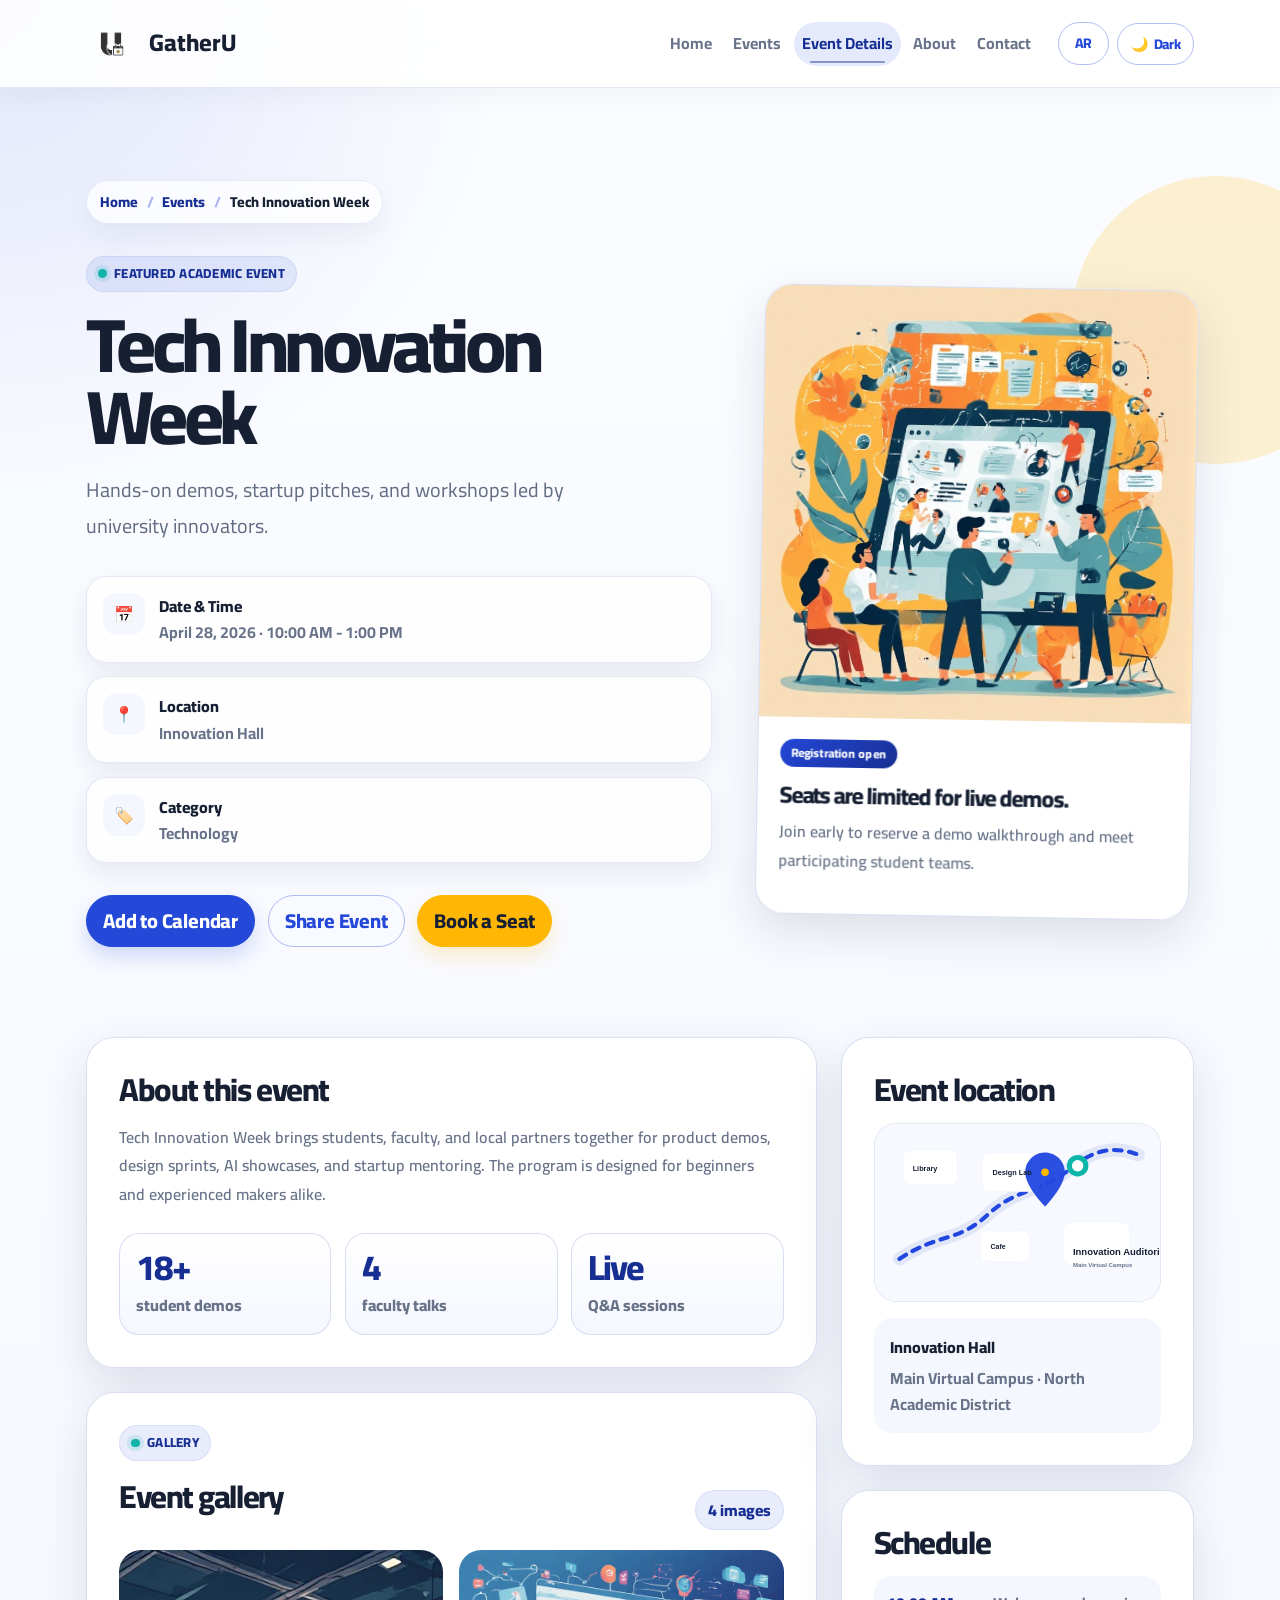
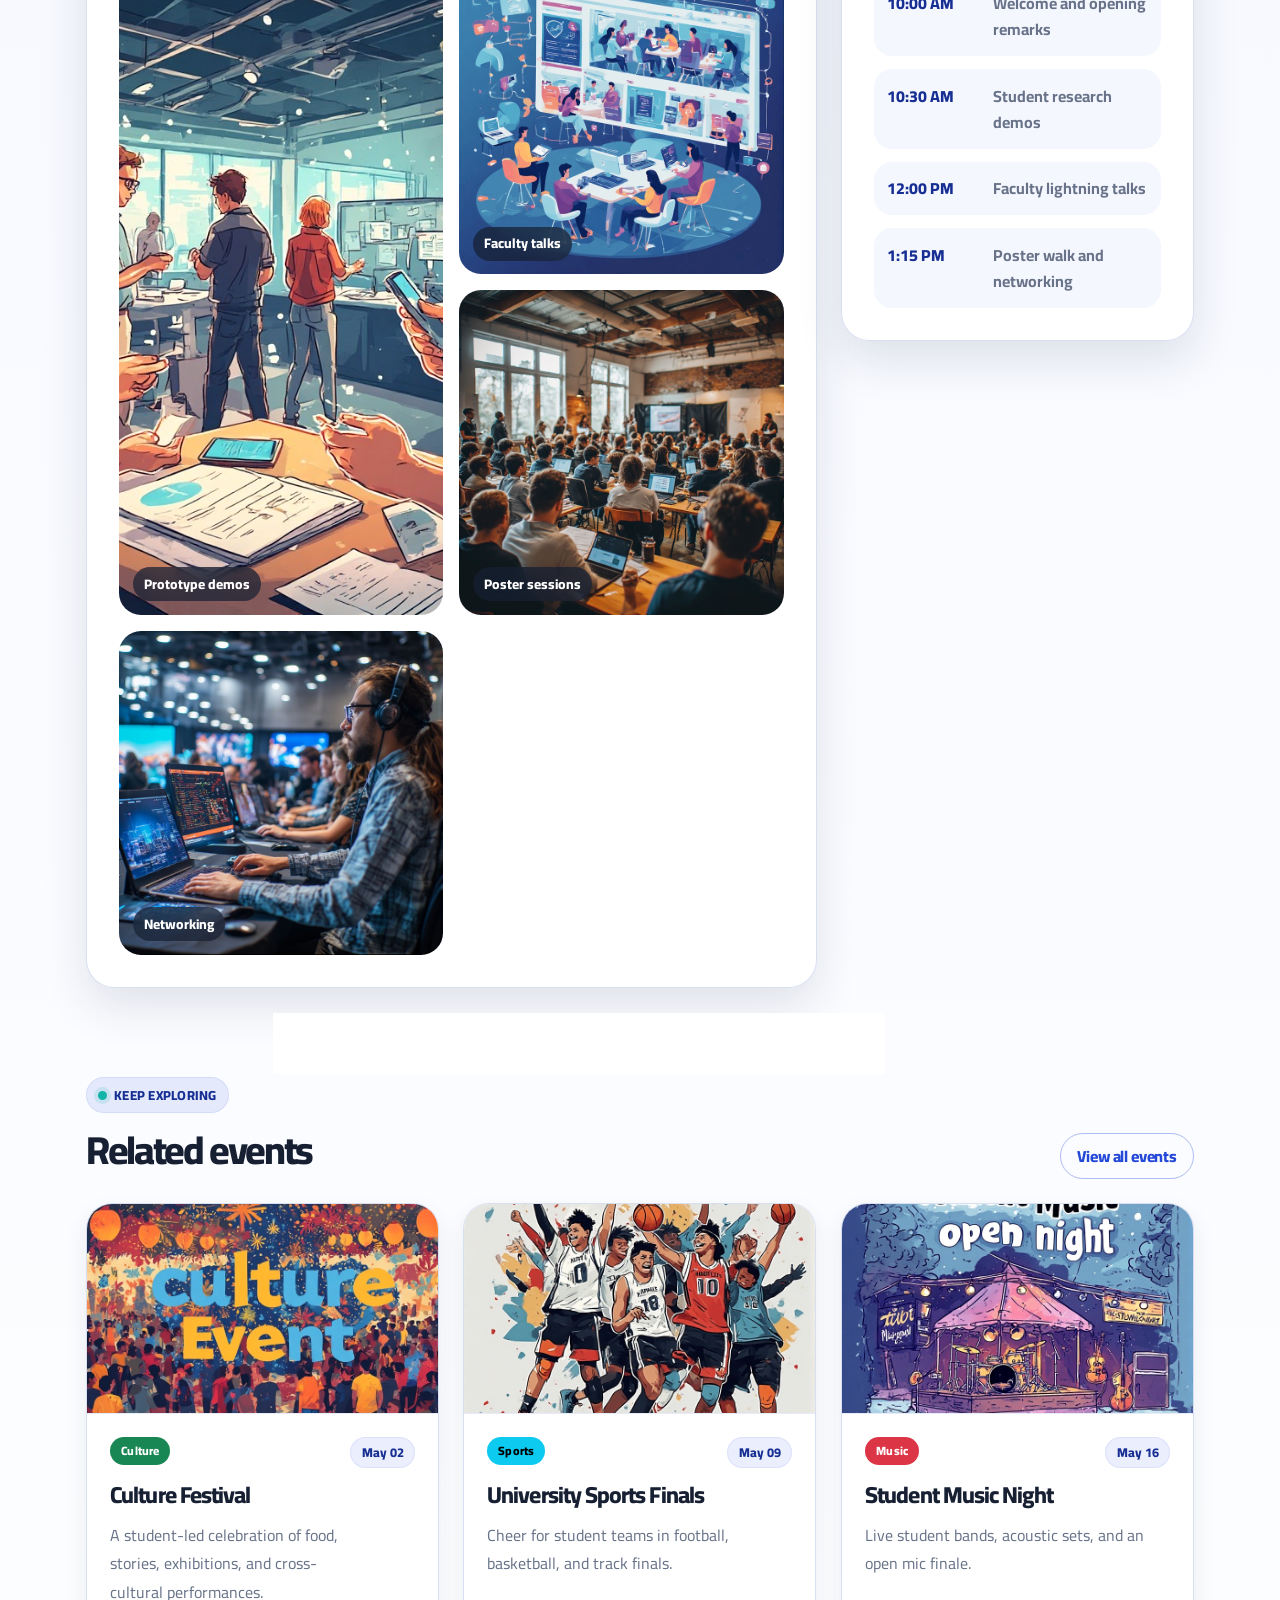
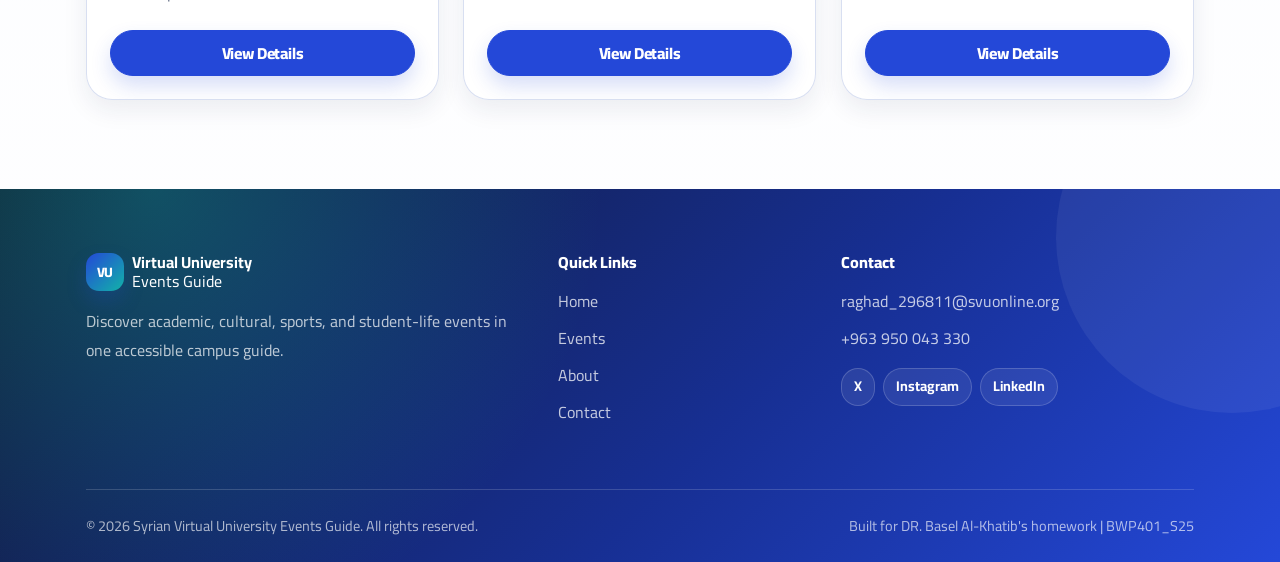
<file: event.html>
<!DOCTYPE html>
<html lang="en" dir="ltr">

<head>
  <meta charset="UTF-8">
  <meta name="viewport" content="width=device-width, initial-scale=1.0">
  <meta name="description" content="View university event details, schedule, location, gallery, and related events.">
  <title>Event Details | Virtual University Events Guide</title>

  <!-- Google Fonts: Arabic and English friendly typography -->
  <link rel="preconnect" href="https://fonts.googleapis.com">
  <link rel="preconnect" href="https://fonts.gstatic.com" crossorigin>
  <link
    href="https://fonts.googleapis.com/css2?family=Cairo:wght@400;500;600;700;800&family=Tajawal:wght@400;500;700;800&display=swap"
    rel="stylesheet">

  <!-- Bootstrap CSS -->
  <link href="https://cdn.jsdelivr.net/npm/bootstrap@5.3.3/dist/css/bootstrap.min.css" rel="stylesheet">

  <!-- Custom CSS -->
  <link rel="stylesheet" href="assets/css/styles.css">
</head>

<body data-page="event">
  <a class="skip-link" href="#main-content">Skip to main content</a>

  <header class="site-header sticky-top">
    <nav class="navbar navbar-expand-lg" aria-label="Main navigation">
      <div class="container">
        <a class="navbar-brand d-flex align-items-center gap-2" href="index.html"
          aria-label="Virtual University Events Guide home">
          <img src="" alt="GatherU logo" class="site-logo" data-site-logo>
          <span class="brand-text">
            <span class="brand-title" data-i18n="brand.title">GatherU</span>
          </span>
        </a>

        <button class="navbar-toggler" type="button" data-bs-toggle="collapse" data-bs-target="#mainNavbar"
          aria-controls="mainNavbar" aria-expanded="false" aria-label="Toggle navigation">
          <span class="navbar-toggler-icon"></span>
        </button>

        <div class="collapse navbar-collapse" id="mainNavbar">
          <ul class="navbar-nav ms-auto mb-2 mb-lg-0 align-items-lg-center">
            <li class="nav-item">
              <a class="nav-link" href="index.html" data-i18n="nav.home">Home</a>
            </li>
            <li class="nav-item">
              <a class="nav-link" href="events.html" data-i18n="nav.events">Events</a>
            </li>
            <li class="nav-item">
              <a class="nav-link active" aria-current="page" href="event.html" data-i18n="nav.event">Event Details</a>
            </li>
            <li class="nav-item">
              <a class="nav-link" href="about.html" data-i18n="nav.about">About</a>
            </li>
            <li class="nav-item">
              <a class="nav-link" href="contact.html" data-i18n="nav.contact">Contact</a>
            </li>
          </ul>
          <div class="nav-actions d-flex align-items-center gap-2 ms-lg-3 mt-3 mt-lg-0">
            <button class="btn btn-sm btn-outline-primary language-toggle" type="button" data-language-toggle
              aria-label="Switch language">AR</button>
            <button class="btn btn-sm btn-outline-primary theme-toggle" type="button" data-theme-toggle
              aria-label="Switch to dark mode" title="Switch theme">
              <span class="theme-toggle-icon" data-theme-toggle-icon aria-hidden="true">🌙</span>
              <span class="theme-toggle-label" data-theme-toggle-label>Dark</span>
            </button>
          </div>
        </div>
      </div>
    </nav>
  </header>

  <main id="main-content" class="site-main">
    <section class="event-detail-hero section-padding">
      <div class="container">
        <nav class="page-trail event-breadcrumb" aria-label="Event breadcrumb">
          <a href="index.html">Home</a>
          <span aria-hidden="true">/</span>
          <a href="events.html">Events</a>
          <span aria-hidden="true">/</span>
          <span aria-current="page" id="eventBreadcrumbTitle">AI Research Expo</span>
        </nav>

        <div class="row align-items-center g-5">
          <div class="col-lg-7">
            <div class="section-kicker">Featured academic event</div>
            <h1 class="page-title" id="eventTitle">AI Research Expo</h1>
            <p class="page-lead" id="eventLead">A university-wide showcase of student research, faculty innovation, and
              practical
              artificial intelligence projects designed for learning, networking, and discovery.</p>

            <div class="event-detail-meta" aria-label="Event summary information">
              <div class="event-detail-meta-item">
                <span class="meta-icon" aria-hidden="true">📅</span>
                <div>
                  <strong>Date &amp; Time</strong>
                  <span id="eventDateTime">May 12, 2026 · 10:00 AM - 2:30 PM</span>
                </div>
              </div>
              <div class="event-detail-meta-item">
                <span class="meta-icon" aria-hidden="true">📍</span>
                <div>
                  <strong>Location</strong>
                  <span id="eventLocation">Innovation Auditorium, Main Virtual Campus</span>
                </div>
              </div>
              <div class="event-detail-meta-item">
                <span class="meta-icon" aria-hidden="true">🏷️</span>
                <div>
                  <strong>Category</strong>
                  <span id="eventCategory">Academic · Technology · Research</span>
                </div>
              </div>
            </div>

            <div class="event-action-row" aria-label="Event actions">
              <button class="btn btn-primary btn-lg" type="button" data-event-action="calendar">Add to Calendar</button>
              <button class="btn btn-outline-primary btn-lg" type="button" data-event-action="share">Share
                Event</button>
              <button class="btn btn-warning btn-lg btn-booking" type="button" data-bs-toggle="modal"
                data-bs-target="#bookingModal">Book a Seat</button>
            </div>
            <div class="alert alert-success event-action-alert d-none" role="status" aria-live="polite"
              data-event-action-feedback></div>
          </div>

          <div class="col-lg-5">
            <article class="event-spotlight-card">
              <img src="assets/img/event-ai-expo.svg" alt="AI Research Expo illustration" class="event-spotlight-img"
                width="900" height="560" decoding="async" fetchpriority="high" id="eventHeroImage">
              <div class="event-spotlight-content">
                <span class="badge rounded-pill text-bg-primary" id="eventSpotlightBadge">Registration open</span>
                <h2 id="eventSpotlightHeading">Seats are limited for live demos.</h2>
                <p id="eventSpotlightText">Join early to reserve a demo walkthrough and meet participating student
                  teams.</p>
              </div>
            </article>
          </div>
        </div>
      </div>
    </section>

    <section class="event-detail-content section-padding pt-0">
      <div class="container">
        <div class="row g-4">
          <div class="col-lg-8">
            <article class="detail-panel">
              <h2>About this event</h2>
              <p id="eventAboutText">The AI Research Expo brings together undergraduate and graduate students,
                instructors, and industry
                guests to present applied research projects. Attendees can explore poster sessions, interactive
                prototypes, and short talks focused on responsible AI, learning technologies, data visualization, and
                student-built tools.</p>
              <p id="eventAboutTextExtra">The program is designed to be accessible for all students. You can join to
                learn about current
                research, discover collaboration opportunities, or simply get inspired by how technology is being used
                across academic disciplines.</p>

              <div class="detail-highlights-grid" aria-label="Event highlights">
                <div class="detail-highlight-card">
                  <strong>18+</strong>
                  <span>student demos</span>
                </div>
                <div class="detail-highlight-card">
                  <strong>4</strong>
                  <span>faculty talks</span>
                </div>
                <div class="detail-highlight-card">
                  <strong>Live</strong>
                  <span>Q&amp;A sessions</span>
                </div>
              </div>
            </article>

            <section class="detail-panel mt-4" aria-labelledby="galleryTitle">
              <div class="section-heading-row">
                <div>
                  <div class="section-kicker">Gallery</div>
                  <h2 id="galleryTitle">Event gallery</h2>
                </div>
                <span class="gallery-count" data-gallery-count>0 images</span>
              </div>

              <div class="event-gallery-grid" data-event-gallery></div>
            </section>
          </div>

          <aside class="col-lg-4">
            <div class="detail-panel event-sidebar-card">
              <h2>Event location</h2>
              <img class="event-map-img" src="assets/img/map-innovation-auditorium.svg"
                alt="Static map showing Innovation Auditorium location" width="900" height="560" decoding="async"
                loading="lazy">
              <div class="event-location-note">
                <strong id="eventSidebarLocationTitle">Innovation Auditorium</strong>
                <span id="eventSidebarLocationSubtitle">Main Virtual Campus · North Academic District</span>
              </div>
            </div>

            <div class="detail-panel event-sidebar-card mt-4">
              <h2>Schedule</h2>
              <ol class="event-schedule-list">
                <li><time datetime="2026-05-12T10:00">10:00 AM</time><span>Welcome and opening remarks</span></li>
                <li><time datetime="2026-05-12T10:30">10:30 AM</time><span>Student research demos</span></li>
                <li><time datetime="2026-05-12T12:00">12:00 PM</time><span>Faculty lightning talks</span></li>
                <li><time datetime="2026-05-12T13:15">1:15 PM</time><span>Poster walk and networking</span></li>
              </ol>
            </div>
          </aside>
        </div>
      </div>
    </section>

    <section class="related-events-section section-padding pt-0">
      <div class="container">
        <div class="section-heading-row mb-4">
          <div>
            <div class="section-kicker">Keep exploring</div>
            <h2 class="section-title">Related events</h2>
          </div>
          <a class="btn btn-outline-primary" href="events.html">View all events</a>
        </div>

        <div class="row g-4" data-related-events-grid></div>
      </div>
    </section>
  </main>

  <div class="modal fade booking-modal" id="bookingModal" tabindex="-1" aria-labelledby="bookingModalTitle"
    aria-hidden="true">
    <div class="modal-dialog modal-dialog-centered modal-lg">
      <div class="modal-content">
        <div class="modal-header">
          <div>
            <span class="modal-kicker">Booking preview</span>
            <h2 class="modal-title" id="bookingModalTitle">Book your seat</h2>
          </div>
          <button type="button" class="btn-close" data-bs-dismiss="modal" aria-label="Close booking modal"></button>
        </div>
        <form class="modal-body" data-booking-form aria-label="Event booking form" novalidate>
          <div class="booking-modal-summary">
            <span class="badge rounded-pill text-bg-primary" id="bookingEventBadge">AI Research Expo</span>
            <p>This is a front-end booking preview. It validates your entry but does not submit data to a server.</p>
          </div>

          <div class="alert d-none" role="status" aria-live="polite" data-booking-alert></div>

          <div class="row g-3">
            <div class="col-md-6">
              <label class="form-label" for="bookingName">Full name</label>
              <input class="form-control" id="bookingName" type="text" data-booking-field="name"
                placeholder="e.g. Sara Ahmed" required>
            </div>
            <div class="col-md-6">
              <label class="form-label" for="bookingEmail">Email address</label>
              <input class="form-control" id="bookingEmail" type="email" data-booking-field="email"
                placeholder="student@virtualuniversity.edu" required>
            </div>
            <div class="col-md-6">
              <label class="form-label" for="bookingSession">Preferred session</label>
              <select class="form-select" id="bookingSession" data-booking-field="session" required>
                <option value="">Choose a session</option>
                <option value="demo">Student research demos</option>
                <option value="talks">Faculty lightning talks</option>
                <option value="networking">Poster walk and networking</option>
              </select>
            </div>
            <div class="col-md-6">
              <label class="form-label" for="bookingStudentId">Student ID</label>
              <input class="form-control" id="bookingStudentId" type="text" data-booking-field="studentId"
                placeholder="Optional">
            </div>
            <div class="col-12">
              <label class="form-label" for="bookingNotes">Accessibility or attendance notes</label>
              <textarea class="form-control" id="bookingNotes" rows="3"
                placeholder="Optional notes for the event team"></textarea>
            </div>
          </div>

          <div class="modal-footer px-0 pb-0">
            <button type="button" class="btn btn-outline-primary" data-bs-dismiss="modal">Cancel</button>
            <button type="submit" class="btn btn-primary">Confirm Booking Preview</button>
          </div>
        </form>
      </div>
    </div>
  </div>

  <footer class="site-footer">
    <div class="container">
      <div class="row g-4 align-items-start">
        <div class="col-lg-5">
          <a class="footer-brand d-inline-flex align-items-center gap-2" href="index.html"
            aria-label="Virtual University Events Guide home">
            <span class="brand-mark brand-mark-sm" aria-hidden="true">VU</span>
            <span>
              <strong data-i18n="brand.title">Virtual University</strong>
              <span data-i18n="brand.subtitle">Events Guide</span>
            </span>
          </a>
          <p class="footer-text mt-3" data-i18n="footer.description">Discover academic, cultural, sports, and
            student-life events in one accessible campus guide.</p>
        </div>

        <div class="col-6 col-lg-3">
          <h2 class="footer-heading" data-i18n="footer.quickLinks">Quick Links</h2>
          <ul class="footer-links list-unstyled">
            <li><a href="index.html" data-i18n="nav.home">Home</a></li>
            <li><a href="events.html" data-i18n="nav.events">Events</a></li>
            <li><a href="about.html" data-i18n="nav.about">About</a></li>
            <li><a href="contact.html" data-i18n="nav.contact">Contact</a></li>
          </ul>
        </div>

        <div class="col-6 col-lg-4">
          <h2 class="footer-heading" data-i18n="footer.contactTitle">Contact</h2>
          <ul class="footer-links list-unstyled">
            <li><a href="mailto:events@virtualuniversity.edu">raghad_296811@svuonline.org</a></li>
            <li><a href="tel:+966555010222">+963 950 043 330</a></li>
          </ul>
          <div class="social-links d-flex flex-wrap gap-2 mt-3" aria-label="Social media links">
            <a href="#" aria-label="Follow us on X">X</a>
            <a href="#" aria-label="Follow us on Instagram">Instagram</a>
            <a href="#" aria-label="Follow us on LinkedIn">LinkedIn</a>
          </div>
        </div>
      </div>

      <div class="footer-bottom d-flex flex-column flex-md-row justify-content-between gap-2">
        <span data-i18n="footer.copyright">&copy; 2026 Syrian Virtual University Events Guide. All rights
          reserved.</span>
        <span data-i18n="footer.tagline">Built for DR. Basel Al-Khatib's homework | BWP401_S25</span>
      </div>
    </div>
  </footer>

  <!-- Bootstrap JS Bundle -->
  <script src="https://cdn.jsdelivr.net/npm/bootstrap@5.3.3/dist/js/bootstrap.bundle.min.js"></script>

  <!-- Custom JavaScript -->
  <script src="assets/js/events_details.js"></script>
  <script src="assets/js/main.js"></script>
</body>

</html>
</file>
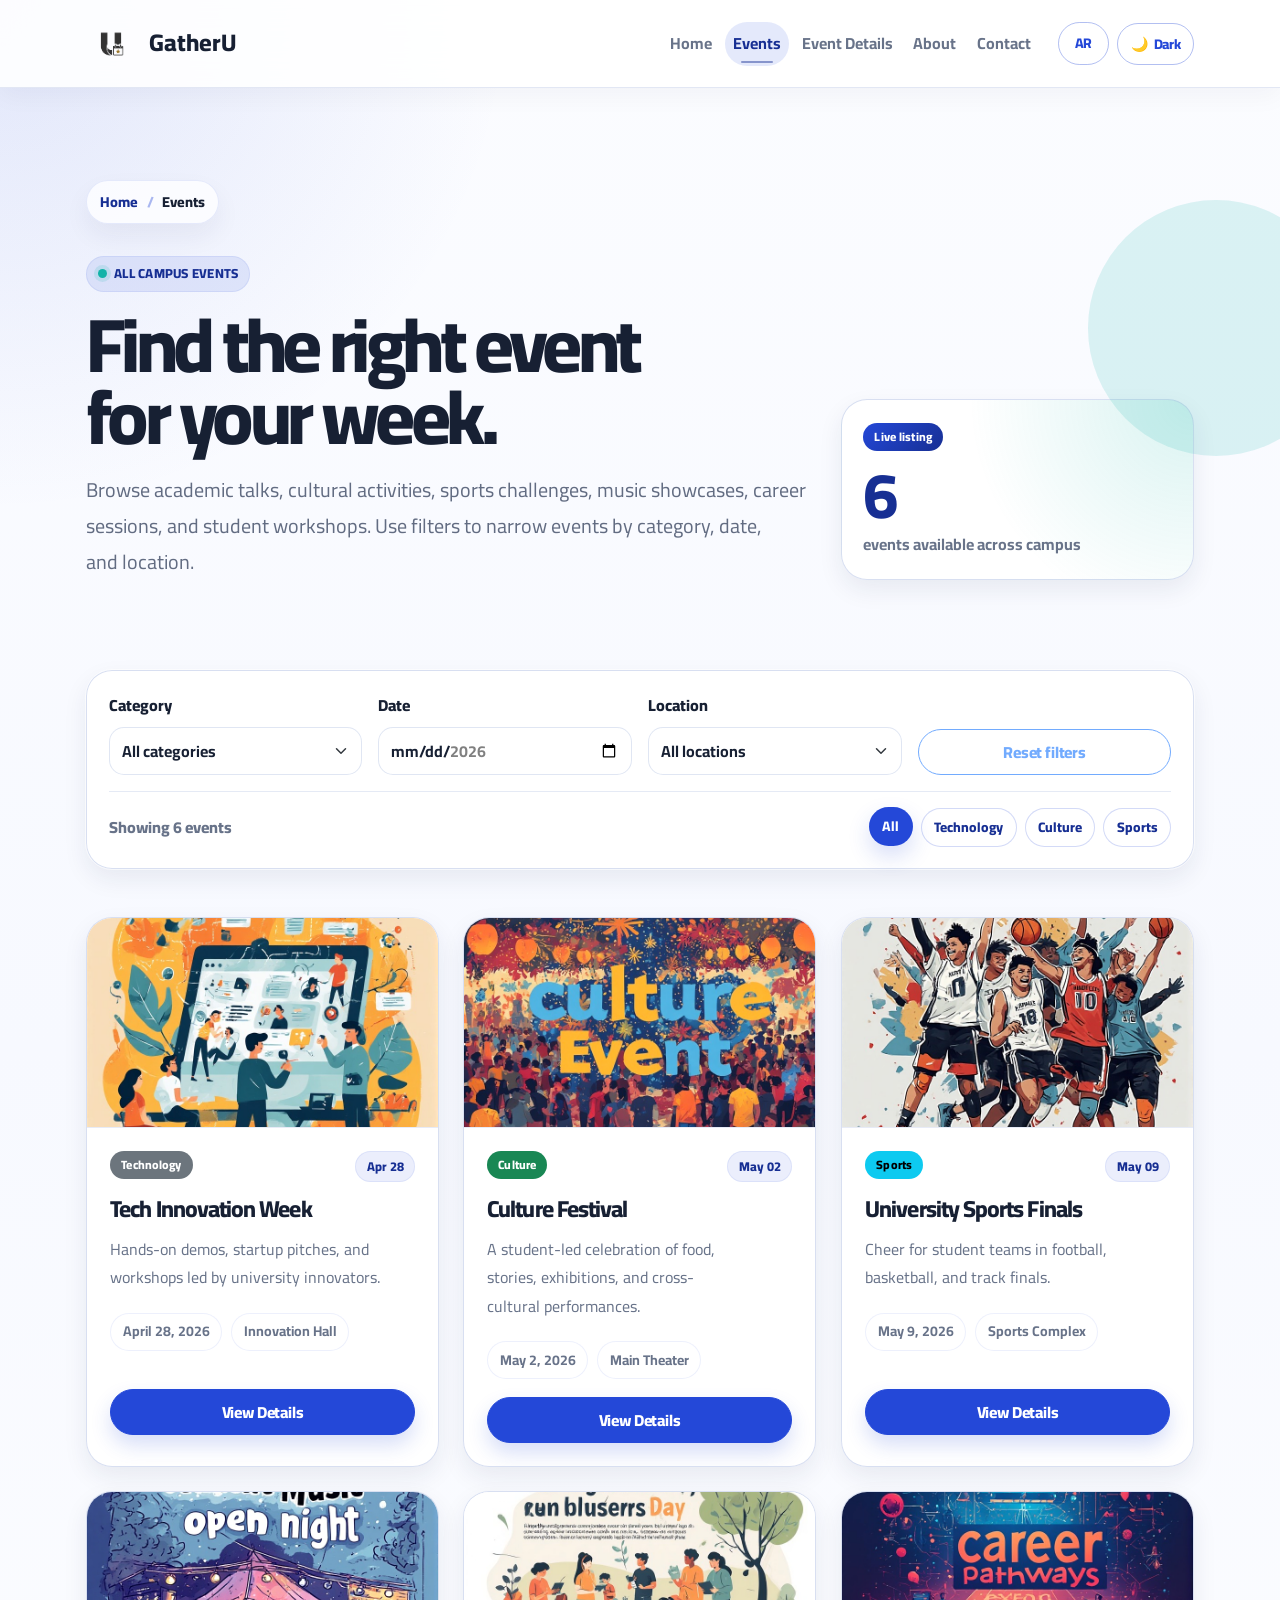
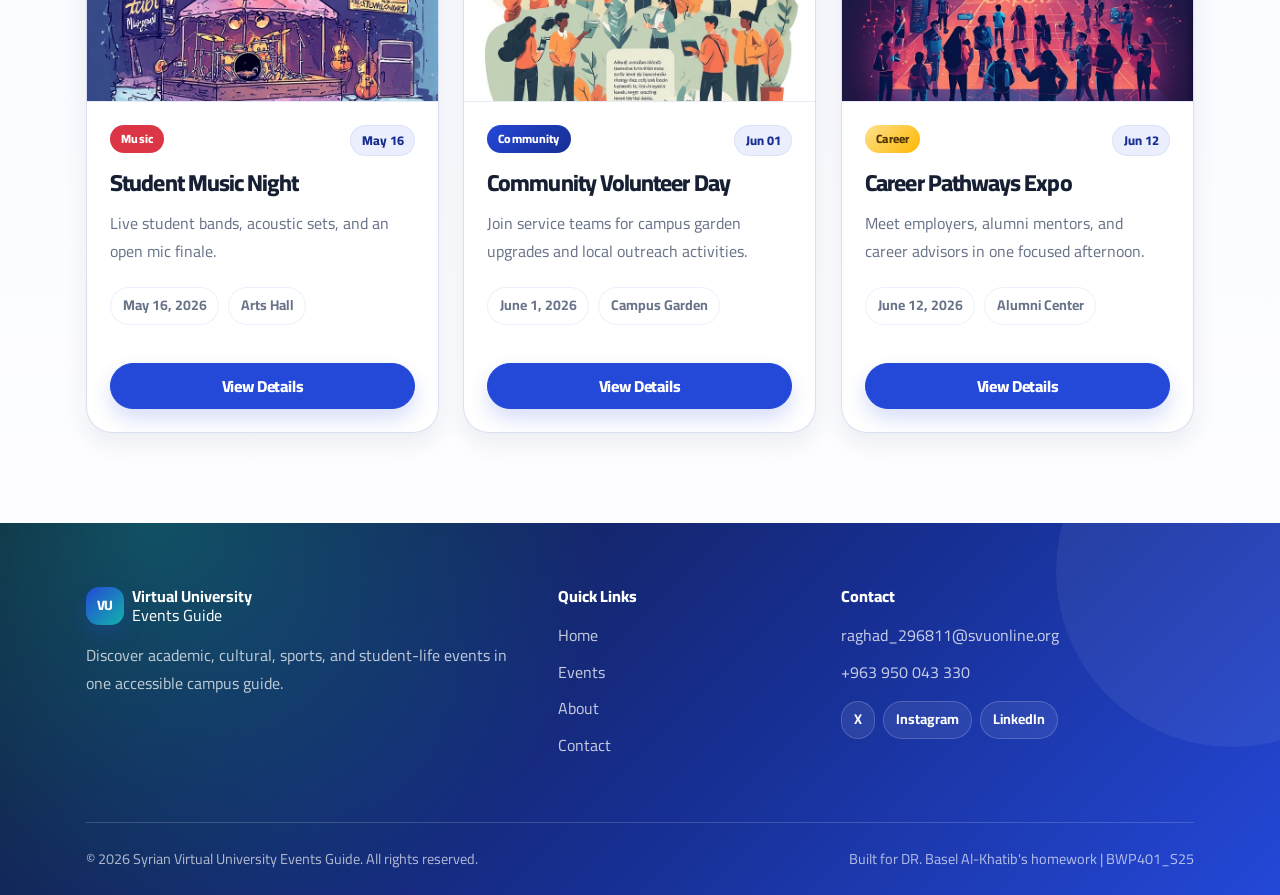
<file: events.html>
<!DOCTYPE html>
<html lang="en" dir="ltr">

<head>
  <meta charset="UTF-8">
  <meta name="viewport" content="width=device-width, initial-scale=1.0">
  <meta name="description" content="Browse and filter all university events by category, date, and location.">
  <title>Events | Virtual University Events Guide</title>

  <!-- Google Fonts: Arabic and English friendly typography -->
  <link rel="preconnect" href="https://fonts.googleapis.com">
  <link rel="preconnect" href="https://fonts.gstatic.com" crossorigin>
  <link
    href="https://fonts.googleapis.com/css2?family=Cairo:wght@400;500;600;700;800&family=Tajawal:wght@400;500;700;800&display=swap"
    rel="stylesheet">

  <!-- Bootstrap CSS -->
  <link href="https://cdn.jsdelivr.net/npm/bootstrap@5.3.3/dist/css/bootstrap.min.css" rel="stylesheet">

  <!-- Custom CSS -->
  <link rel="stylesheet" href="assets/css/styles.css">
</head>

<body data-page="events">
  <a class="skip-link" href="#main-content">Skip to main content</a>

  <header class="site-header sticky-top">
    <nav class="navbar navbar-expand-lg" aria-label="Main navigation">
      <div class="container">
        <a class="navbar-brand d-flex align-items-center gap-2" href="index.html"
          aria-label="Virtual University Events Guide home">
          <img src="" alt="GatherU logo" class="site-logo" data-site-logo>
          <span class="brand-text">
            <span class="brand-title" data-i18n="brand.title">GatherU</span>
          </span>
        </a>

        <button class="navbar-toggler" type="button" data-bs-toggle="collapse" data-bs-target="#mainNavbar"
          aria-controls="mainNavbar" aria-expanded="false" aria-label="Toggle navigation">
          <span class="navbar-toggler-icon"></span>
        </button>

        <div class="collapse navbar-collapse" id="mainNavbar">
          <ul class="navbar-nav ms-auto mb-2 mb-lg-0 align-items-lg-center">
            <li class="nav-item">
              <a class="nav-link" href="index.html" data-i18n="nav.home">Home</a>
            </li>
            <li class="nav-item">
              <a class="nav-link active" aria-current="page" href="events.html" data-i18n="nav.events">Events</a>
            </li>
            <li class="nav-item">
              <a class="nav-link" href="event.html" data-i18n="nav.event">Event Details</a>
            </li>
            <li class="nav-item">
              <a class="nav-link" href="about.html" data-i18n="nav.about">About</a>
            </li>
            <li class="nav-item">
              <a class="nav-link" href="contact.html" data-i18n="nav.contact">Contact</a>
            </li>
          </ul>
          <div class="nav-actions d-flex align-items-center gap-2 ms-lg-3 mt-3 mt-lg-0">
            <button class="btn btn-sm btn-outline-primary language-toggle" type="button" data-language-toggle
              aria-label="Switch language">AR</button>
            <button class="btn btn-sm btn-outline-primary theme-toggle" type="button" data-theme-toggle
              aria-label="Switch to dark mode" title="Switch theme">
              <span class="theme-toggle-icon" data-theme-toggle-icon aria-hidden="true">🌙</span>
              <span class="theme-toggle-label" data-theme-toggle-label>Dark</span>
            </button>
          </div>
        </div>
      </div>
    </nav>
  </header>

  <main id="main-content" class="site-main">
    <section class="events-hero section-padding">
      <div class="container">
        <nav class="page-trail" aria-label="Page breadcrumb">
          <a href="index.html">Home</a>
          <span aria-hidden="true">/</span>
          <span aria-current="page">Events</span>
        </nav>

        <div class="row align-items-end g-4">
          <div class="col-lg-8">
            <div class="section-kicker">All campus events</div>
            <h1 class="page-title">Find the right event for your week.</h1>
            <p class="page-lead">Browse academic talks, cultural activities, sports challenges, music showcases, career
              sessions, and student workshops. Use filters to narrow events by category, date, and location.</p>
          </div>
          <div class="col-lg-4">
            <div class="events-summary-card">
              <span class="badge rounded-pill text-bg-primary">Live listing</span>
              <strong id="eventsTotalCount">9</strong>
              <span>events available across campus</span>
            </div>
          </div>
        </div>
      </div>
    </section>

    <section class="events-listing-section section-padding pt-0">
      <div class="container">
        <div class="filters-panel" aria-label="Event filters">
          <div class="row g-3 align-items-end">
            <div class="col-md-6 col-xl-3">
              <label class="form-label" for="categoryFilter">Category</label>
              <select class="form-select" id="categoryFilter" data-event-filter="category">
                <option value="all">All categories</option>
                <option value="tech">Technology</option>
                <option value="culture">Culture</option>
                <option value="sports">Sports</option>
                <option value="music">Music</option>
                <option value="career">Career</option>
                <option value="community">Community</option>
              </select>
            </div>

            <div class="col-md-6 col-xl-3">
              <label class="form-label" for="dateFilter">Date</label>
              <input class="form-control" id="dateFilter" type="date" data-event-filter="date" min="2026-04-01"
                max="2026-06-30">
            </div>

            <div class="col-md-6 col-xl-3">
              <label class="form-label" for="locationFilter">Location</label>
              <select class="form-select" id="locationFilter" data-event-filter="location">
                <option value="all">All locations</option>
                <option value="innovationHall">Innovation Hall</option>
                <option value="mainTheater">Main Theater</option>
                <option value="sportsComplex">Sports Complex</option>
                <option value="artsHall">Arts Hall</option>
                <option value="campusGarden">Campus Garden</option>
                <option value="alumniCenter">Alumni Center</option>
              </select>
            </div>

            <div class="col-md-6 col-xl-3">
              <button class="btn btn-outline-primary w-100" type="button" data-reset-event-filters>Reset
                filters</button>
            </div>
          </div>

          <div
            class="filter-status d-flex flex-column flex-md-row align-items-md-center justify-content-between gap-2 mt-3">
            <p class="mb-0" aria-live="polite" data-filter-count>Showing 9 events</p>
            <div class="quick-filter-pills" aria-label="Quick category filters">
              <button class="quick-filter is-active" type="button" data-quick-category="all">All</button>
              <button class="quick-filter" type="button" data-quick-category="tech">Technology</button>
              <button class="quick-filter" type="button" data-quick-category="culture">Culture</button>
              <button class="quick-filter" type="button" data-quick-category="sports">Sports</button>
            </div>
          </div>
        </div>

        <div class="alert alert-warning no-results-alert d-none" role="alert" data-no-results>
          No events match the selected filters. Try another category, date, or location.
        </div>

        <div class="row g-4 mt-2" data-events-grid></div>
      </div>
    </section>
  </main>

  <footer class="site-footer">
    <div class="container">
      <div class="row g-4 align-items-start">
        <div class="col-lg-5">
          <a class="footer-brand d-inline-flex align-items-center gap-2" href="index.html"
            aria-label="Virtual University Events Guide home">
            <span class="brand-mark brand-mark-sm" aria-hidden="true">VU</span>
            <span>
              <strong data-i18n="brand.title">Virtual University</strong>
              <span data-i18n="brand.subtitle">Events Guide</span>
            </span>
          </a>
          <p class="footer-text mt-3" data-i18n="footer.description">Discover academic, cultural, sports, and
            student-life events in one accessible campus guide.</p>
        </div>

        <div class="col-6 col-lg-3">
          <h2 class="footer-heading" data-i18n="footer.quickLinks">Quick Links</h2>
          <ul class="footer-links list-unstyled">
            <li><a href="index.html" data-i18n="nav.home">Home</a></li>
            <li><a href="events.html" data-i18n="nav.events">Events</a></li>
            <li><a href="about.html" data-i18n="nav.about">About</a></li>
            <li><a href="contact.html" data-i18n="nav.contact">Contact</a></li>
          </ul>
        </div>

        <div class="col-6 col-lg-4">
          <h2 class="footer-heading" data-i18n="footer.contactTitle">Contact</h2>
          <ul class="footer-links list-unstyled">
            <li><a href="mailto:events@virtualuniversity.edu">raghad_296811@svuonline.org</a></li>
            <li><a href="tel:+966555010222">+963 950 043 330</a></li>
          </ul>
          <div class="social-links d-flex flex-wrap gap-2 mt-3" aria-label="Social media links">
            <a href="#" aria-label="Follow us on X">X</a>
            <a href="#" aria-label="Follow us on Instagram">Instagram</a>
            <a href="#" aria-label="Follow us on LinkedIn">LinkedIn</a>
          </div>
        </div>
      </div>

      <div class="footer-bottom d-flex flex-column flex-md-row justify-content-between gap-2">
        <span data-i18n="footer.copyright">&copy; 2026 Syrian Virtual University Events Guide. All rights
          reserved.</span>
        <span data-i18n="footer.tagline">Built for DR. Basel Al-Khatib's homework | BWP401_S25</span>
      </div>
    </div>
  </footer>

  <!-- Bootstrap JS Bundle -->
  <script src="https://cdn.jsdelivr.net/npm/bootstrap@5.3.3/dist/js/bootstrap.bundle.min.js"></script>

  <!-- Custom JavaScript -->
  <script src="assets/js/events_details.js"></script>
  <script src="assets/js/main.js"></script>
</body>

</html>
</file>
<file: assets/css/styles.css>
/*
  Virtual University Events Guide Website
  Main stylesheet.

  Groups 1-15 establish the project scaffold, shared assets, polished pages,
  multilingual/RTL support, interactive features, responsive styling, and
  optimization-friendly comments/structure.
*/

:root {
  --font-primary: 'Cairo', 'Tajawal', system-ui, -apple-system, BlinkMacSystemFont, 'Segoe UI', sans-serif;
  --color-primary: #2448d8;
  --color-primary-dark: #172f93;
  --color-secondary: #12b3a8;
  --color-accent: #ffb703;
  --color-ink: #172033;
  --color-muted: #687389;
  --color-soft: #f5f7ff;
  --color-surface: #ffffff;
  --color-border: #dfe5f3;
  --shadow-soft: 0 18px 45px rgba(27, 39, 78, 0.12);
  --shadow-sm: 0 10px 24px rgba(27, 39, 78, 0.08);
  --shadow-strong: 0 28px 70px rgba(27, 39, 78, 0.18);
  --radius-lg: 24px;
  --radius-md: 16px;
  --transition-fast: 180ms ease;
}

* {
  box-sizing: border-box;
}

html {
  scroll-behavior: smooth;
}

body {
  min-height: 100vh;
  display: flex;
  flex-direction: column;
  font-family: var(--font-primary);
  color: var(--color-ink);
  background:
    radial-gradient(circle at top left, rgba(36, 72, 216, 0.12), transparent 32rem),
    linear-gradient(180deg, #fbfcff 0%, #f7f9ff 42%, #ffffff 100%);
}

body[dir='rtl'],
html[dir='rtl'] body {
  text-align: right;
}

a {
  color: inherit;
  text-decoration: none;
}

a:hover {
  color: var(--color-primary);
}

.site-main {
  flex: 1 0 auto;
}

.section-padding {
  padding: 5rem 0;
}

.skip-link {
  position: absolute;
  inset-inline-start: 1rem;
  top: -5rem;
  z-index: 1100;
  padding: 0.75rem 1rem;
  border-radius: 999px;
  color: #fff;
  background: var(--color-primary-dark);
  transition: top var(--transition-fast);
}

.skip-link:focus {
  top: 1rem;
}

/* Header and navbar */
.site-header {
  background: rgba(255, 255, 255, 0.88);
  border-bottom: 1px solid rgba(223, 229, 243, 0.9);
  backdrop-filter: blur(18px);
  box-shadow: 0 8px 24px rgba(23, 32, 51, 0.04);
}

.navbar {
  padding: 0.85rem 0;
}

.navbar-brand {
  color: var(--color-ink);
}

.brand-mark {
  display: inline-grid;
  width: 44px;
  height: 44px;
  place-items: center;
  border-radius: 15px;
  color: #fff;
  font-weight: 800;
  letter-spacing: -0.04em;
  background: linear-gradient(135deg, var(--color-primary), var(--color-secondary));
  box-shadow: 0 10px 20px rgba(36, 72, 216, 0.22);
}

.brand-mark-sm {
  width: 38px;
  height: 38px;
  border-radius: 13px;
  font-size: 0.85rem;
}

.brand-text {
  display: grid;
  line-height: 1.1;
}

.brand-title {
  font-size: 1.5rem;
  font-weight: 800;
  padding: 5px;
}

.brand-subtitle {
  color: var(--color-muted);
  font-size: 0.78rem;
  font-weight: 600;
}

.navbar-nav .nav-link {
  position: relative;
  margin-inline: 0.15rem;
  padding: 0.55rem 0.8rem;
  border-radius: 999px;
  color: var(--color-muted);
  font-weight: 700;
  transition: color var(--transition-fast), background-color var(--transition-fast), transform var(--transition-fast);
}

.navbar-nav .nav-link:hover,
.navbar-nav .nav-link:focus {
  color: var(--color-primary);
  background: rgba(36, 72, 216, 0.08);
  transform: translateY(-1px);
}

.navbar-nav .nav-link.active {
  color: var(--color-primary-dark);
  background: rgba(36, 72, 216, 0.12);
}

.navbar-toggler {
  border: 0;
  border-radius: 14px;
  padding: 0.65rem;
  background: var(--color-soft);
}

.navbar-toggler:focus {
  box-shadow: 0 0 0 0.2rem rgba(36, 72, 216, 0.16);
}

.btn-primary {
  --bs-btn-bg: var(--color-primary);
  --bs-btn-border-color: var(--color-primary);
  --bs-btn-hover-bg: var(--color-primary-dark);
  --bs-btn-hover-border-color: var(--color-primary-dark);
  --bs-btn-active-bg: var(--color-primary-dark);
  --bs-btn-active-border-color: var(--color-primary-dark);
  border-radius: 999px;
  font-weight: 800;
  box-shadow: 0 10px 20px rgba(36, 72, 216, 0.18);
}

.btn-outline-primary {
  --bs-btn-color: var(--color-primary);
  --bs-btn-border-color: rgba(36, 72, 216, 0.35);
  --bs-btn-hover-bg: var(--color-primary);
  --bs-btn-hover-border-color: var(--color-primary);
  border-radius: 999px;
  font-weight: 800;
}

.language-toggle {
  min-width: 44px;
}

.nav-submit-btn {
  padding-inline: 1rem;
}

.site-logo {
  height: 50px;
  width: auto;
  object-fit: contain;
}

/* Temporary page shell until individual page groups are implemented. */
.page-shell {
  min-height: 48vh;
}

.page-shell .container {
  padding: clamp(2rem, 4vw, 4rem);
  border: 1px solid rgba(223, 229, 243, 0.82);
  border-radius: var(--radius-lg);
  background:
    linear-gradient(135deg, rgba(255, 255, 255, 0.94), rgba(245, 247, 255, 0.92)),
    radial-gradient(circle at top right, rgba(18, 179, 168, 0.13), transparent 18rem);
  box-shadow: var(--shadow-soft);
}

.section-kicker {
  display: inline-flex;
  align-items: center;
  gap: 0.45rem;
  margin-bottom: 1rem;
  padding: 0.45rem 0.75rem;
  border-radius: 999px;
  color: var(--color-primary-dark);
  background: rgba(36, 72, 216, 0.1);
  font-size: 0.82rem;
  font-weight: 800;
  letter-spacing: 0.02em;
  text-transform: uppercase;
}

.section-kicker::before {
  content: '';
  width: 0.55rem;
  height: 0.55rem;
  border-radius: 999px;
  background: var(--color-secondary);
  box-shadow: 0 0 0 0.25rem rgba(18, 179, 168, 0.14);
}

.page-title {
  max-width: 760px;
  margin: 0;
  color: var(--color-ink);
  font-size: clamp(2.25rem, 6vw, 4.75rem);
  font-weight: 800;
  letter-spacing: -0.055em;
  line-height: 0.95;
}

.page-lead {
  max-width: 720px;
  margin: 1.25rem 0 0;
  color: var(--color-muted);
  font-size: clamp(1rem, 2vw, 1.25rem);
  line-height: 1.8;
}

/* Footer */
.site-footer {
  flex-shrink: 0;
  padding: 4rem 0 1.5rem;
  color: rgba(255, 255, 255, 0.84);
  background:
    radial-gradient(circle at 12% 0%, rgba(18, 179, 168, 0.35), transparent 28rem),
    linear-gradient(135deg, #10182f, #172f93 58%, #2448d8);
}

.footer-brand {
  color: #fff;
}

.footer-brand span:not(.brand-mark) {
  display: grid;
  line-height: 1.18;
}

.footer-text {
  max-width: 32rem;
  color: rgba(255, 255, 255, 0.72);
  line-height: 1.8;
}

.footer-heading {
  margin-bottom: 1rem;
  color: #fff;
  font-size: 1rem;
  font-weight: 800;
}

.footer-links li+li {
  margin-top: 0.65rem;
}

.footer-links a {
  color: rgba(255, 255, 255, 0.75);
  transition: color var(--transition-fast), padding var(--transition-fast);
}

.footer-links a:hover,
.footer-links a:focus {
  color: #fff;
  padding-inline-start: 0.25rem;
}

.social-links a {
  display: inline-flex;
  align-items: center;
  justify-content: center;
  min-height: 36px;
  padding: 0.4rem 0.75rem;
  border: 1px solid rgba(255, 255, 255, 0.18);
  border-radius: 999px;
  color: #fff;
  background: rgba(255, 255, 255, 0.08);
  font-size: 0.88rem;
  font-weight: 700;
  transition: background-color var(--transition-fast), transform var(--transition-fast);
}

.social-links a:hover,
.social-links a:focus {
  background: rgba(255, 255, 255, 0.16);
  transform: translateY(-2px);
}

.footer-bottom {
  margin-top: 3rem;
  padding-top: 1.5rem;
  border-top: 1px solid rgba(255, 255, 255, 0.16);
  color: rgba(255, 255, 255, 0.66);
  font-size: 0.9rem;
}

@media (max-width: 991.98px) {
  .navbar-collapse {
    margin-top: 1rem;
    padding: 1rem;
    border: 1px solid var(--color-border);
    border-radius: var(--radius-md);
    background: #fff;
    box-shadow: var(--shadow-sm);
  }

  .navbar-nav .nav-link {
    margin: 0.1rem 0;
    padding: 0.75rem 0.9rem;
  }

  .nav-actions {
    justify-content: space-between;
  }

  .nav-submit-btn {
    flex: 1;
  }
}

@media (max-width: 575.98px) {
  .section-padding {
    padding: 3.25rem 0;
  }

  .brand-title {
    font-size: 0.92rem;
  }

  .brand-subtitle {
    font-size: 0.72rem;
  }

  .page-shell .container {
    padding: 1.5rem;
    border-radius: 18px;
  }

  .site-footer {
    padding-top: 3rem;
  }
}

/* Home page - Group 4 */
.hero-section {
  position: relative;
  overflow: hidden;
}

.hero-section::before {
  content: '';
  position: absolute;
  inset-block-start: 5rem;
  inset-inline-end: -6rem;
  width: 18rem;
  height: 18rem;
  border-radius: 999px;
  background: rgba(255, 183, 3, 0.16);
  filter: blur(2px);
  pointer-events: none;
}

.hero-title {
  max-width: 760px;
  margin: 0;
  color: var(--color-ink);
  font-size: clamp(2.6rem, 7vw, 5.75rem);
  font-weight: 800;
  letter-spacing: -0.06em;
  line-height: 0.95;
}

.hero-lead {
  max-width: 690px;
  margin: 1.35rem 0 0;
  color: var(--color-muted);
  font-size: clamp(1.05rem, 2vw, 1.24rem);
  line-height: 1.85;
}

.hero-actions .btn-lg {
  padding: 0.85rem 1.35rem;
  font-size: 1rem;
}

.stat-card,
.hero-highlight-card,
.featured-slider,
.event-card {
  border: 1px solid rgba(223, 229, 243, 0.9);
  background: rgba(255, 255, 255, 0.9);
  box-shadow: var(--shadow-sm);
}

.stat-card {
  height: 100%;
  padding: 1rem;
  border-radius: 18px;
}

.stat-card strong {
  display: block;
  color: var(--color-primary-dark);
  font-size: 1.55rem;
  font-weight: 800;
  line-height: 1.1;
}

.stat-card span {
  display: block;
  margin-top: 0.25rem;
  color: var(--color-muted);
  font-size: 0.88rem;
  font-weight: 700;
}

.hero-highlight-card {
  position: relative;
  isolation: isolate;
  min-height: 440px;
  padding: clamp(1.4rem, 4vw, 2rem);
  border-radius: 32px;
  overflow: hidden;
}

.hero-highlight-card::before {
  content: '';
  position: absolute;
  inset: 0;
  z-index: -1;
  background:
    radial-gradient(circle at 20% 20%, rgba(18, 179, 168, 0.22), transparent 18rem),
    radial-gradient(circle at 85% 70%, rgba(36, 72, 216, 0.18), transparent 16rem);
}

.highlight-icon {
  display: grid;
  width: 272px;
  height: 136px;
  place-items: center;
  margin: 3.5rem auto 2rem;
  border-radius: 38px;
  color: #fff;
  background: linear-gradient(135deg, var(--color-primary), var(--color-secondary));
  font-size: 2.7rem;
  font-weight: 800;
  letter-spacing: -0.08em;
  box-shadow: 0 24px 44px rgba(36, 72, 216, 0.22);
  transform: rotate(-5deg);
}

.hero-highlight-card h2 {
  margin-bottom: 0.8rem;
  font-size: clamp(1.7rem, 3vw, 2.2rem);
  font-weight: 800;
  letter-spacing: -0.04em;
}

.hero-highlight-card p {
  color: var(--color-muted);
  line-height: 1.75;
}

.highlight-meta {
  display: flex;
  flex-wrap: wrap;
  gap: 0.65rem;
  margin-top: 1.25rem;
}

.highlight-meta span,
.event-meta-list span {
  display: inline-flex;
  align-items: center;
  min-height: 34px;
  padding: 0.4rem 0.72rem;
  border: 1px solid rgba(223, 229, 243, 0.9);
  border-radius: 999px;
  color: var(--color-muted);
  background: rgba(255, 255, 255, 0.72);
  font-size: 0.88rem;
  font-weight: 700;
}

.section-heading {
  max-width: 980px;
}

.section-heading.text-center {
  max-width: 720px;
}

.section-heading h2 {
  margin: 0;
  color: var(--color-ink);
  font-size: clamp(2rem, 4vw, 3.35rem);
  font-weight: 800;
  letter-spacing: -0.05em;
  line-height: 1;
}

.section-heading p {
  max-width: 650px;
  margin: 0.9rem 0 0;
  color: var(--color-muted);
  font-size: 1.04rem;
  line-height: 1.8;
}

.section-heading.text-center p {
  margin-inline: auto;
}

.slider-controls {
  display: flex;
  gap: 0.7rem;
}

.slider-btn {
  display: inline-grid;
  width: 48px;
  height: 48px;
  place-items: center;
  border: 1px solid rgba(36, 72, 216, 0.22);
  border-radius: 999px;
  color: var(--color-primary-dark);
  background: #fff;
  font-size: 2rem;
  font-weight: 700;
  line-height: 1;
  transition: transform var(--transition-fast), box-shadow var(--transition-fast), background-color var(--transition-fast);
}

.slider-btn:hover,
.slider-btn:focus {
  color: #fff;
  background: var(--color-primary);
  box-shadow: 0 14px 28px rgba(36, 72, 216, 0.18);
  transform: translateY(-2px);
}

.featured-slider {
  position: relative;
  border-radius: 32px;
  overflow: hidden;
}

.featured-slide {
  display: none;
}

.featured-slide.is-active {
  display: block;
  animation: slideFadeIn 280ms ease both;
}

@keyframes slideFadeIn {
  from {
    opacity: 0;
    transform: translateY(8px);
  }

  to {
    opacity: 1;
    transform: translateY(0);
  }
}

.featured-visual {
  display: grid;
  min-height: 430px;
  place-items: center;
  color: #fff;
  background: linear-gradient(135deg, var(--color-primary), var(--color-secondary));
}

.featured-visual span {
  display: grid;
  width: 156px;
  height: 156px;
  place-items: center;
  border: 1px solid rgba(255, 255, 255, 0.26);
  border-radius: 44px;
  background: rgba(255, 255, 255, 0.16);
  font-size: 3.3rem;
  font-weight: 800;
  letter-spacing: -0.08em;
  box-shadow: 0 28px 60px rgba(16, 24, 47, 0.2);
}

.featured-visual-academic {
  background: linear-gradient(135deg, #2448d8, #12b3a8);
}

.featured-visual-culture {
  background: linear-gradient(135deg, #7c3aed, #ec4899);
}

.featured-visual-sports {
  background: linear-gradient(135deg, #0f766e, #84cc16);
}

.featured-content {
  display: flex;
  min-height: 430px;
  flex-direction: column;
  align-items: flex-start;
  justify-content: center;
  padding: clamp(1.5rem, 5vw, 3.25rem);
}

.featured-content h3,
.event-card h3 {
  margin: 0.8rem 0 0.75rem;
  color: var(--color-ink);
  font-weight: 800;
  letter-spacing: -0.04em;
}

.featured-content h3 {
  font-size: clamp(2rem, 4vw, 3.2rem);
}

.featured-content p,
.event-card p {
  color: var(--color-muted);
  line-height: 1.78;
}

.event-meta-list {
  display: flex;
  flex-wrap: wrap;
  gap: 0.55rem;
  margin: 0.3rem 0 1.35rem;
}

.event-meta-list.compact {
  margin-bottom: 1.1rem;
}

.slider-dots {
  position: absolute;
  inset-block-end: 1rem;
  inset-inline-start: 50%;
  display: flex;
  gap: 0.45rem;
  padding: 0.45rem;
  border-radius: 999px;
  background: rgba(255, 255, 255, 0.8);
  box-shadow: var(--shadow-sm);
  transform: translateX(-50%);
}

.slider-dot {
  width: 0.7rem;
  height: 0.7rem;
  border: 0;
  border-radius: 999px;
  background: rgba(104, 115, 137, 0.35);
  transition: width var(--transition-fast), background-color var(--transition-fast);
}

.slider-dot.is-active {
  width: 1.8rem;
  background: var(--color-primary);
}

.category-grid {
  display: grid;
  grid-template-columns: repeat(6, minmax(0, 1fr));
  gap: 1rem;
}

.category-chip {
  display: flex;
  min-height: 104px;
  flex-direction: column;
  align-items: flex-start;
  justify-content: space-between;
  padding: 1rem;
  border: 1px solid rgba(223, 229, 243, 0.9);
  border-radius: 22px;
  color: var(--color-ink);
  background:
    linear-gradient(135deg, rgba(255, 255, 255, 0.96), rgba(245, 247, 255, 0.86));
  box-shadow: var(--shadow-sm);
  font-weight: 800;
  transition: transform var(--transition-fast), box-shadow var(--transition-fast), border-color var(--transition-fast);
}

.category-chip:hover,
.category-chip:focus {
  border-color: rgba(36, 72, 216, 0.35);
  color: var(--color-primary-dark);
  box-shadow: var(--shadow-soft);
  transform: translateY(-4px);
}

.category-chip strong {
  display: inline-grid;
  min-width: 34px;
  min-height: 34px;
  place-items: center;
  border-radius: 999px;
  color: #fff;
  background: var(--color-primary);
  font-size: 0.85rem;
}

.event-card {
  position: relative;
  overflow: hidden;
  border-radius: 26px;
  transition: transform var(--transition-fast), box-shadow var(--transition-fast), border-color var(--transition-fast);
}

.event-card:hover,
.event-card:focus-within {
  border-color: rgba(36, 72, 216, 0.35);
  box-shadow: var(--shadow-soft);
  transform: translateY(-6px);
}

.event-card-media {
  display: grid;
  min-height: 190px;
  place-items: center;
  color: #fff;
  background: linear-gradient(135deg, var(--color-primary), var(--color-secondary));
}

.event-card-media span {
  display: grid;
  width: 78px;
  height: 78px;
  place-items: center;
  border-radius: 24px;
  background: rgba(255, 255, 255, 0.16);
  font-size: 1.65rem;
  font-weight: 800;
  letter-spacing: -0.08em;
}

.media-workshop {
  background: linear-gradient(135deg, #2448d8, #12b3a8);
}

.media-music {
  background: linear-gradient(135deg, #9333ea, #f43f5e);
}

.media-career {
  background: linear-gradient(135deg, #f59e0b, #ef4444);
}

.event-card-body {
  padding: 1.35rem;
}

.event-date {
  display: inline-flex;
  min-height: 30px;
  align-items: center;
  padding: 0.25rem 0.65rem;
  border-radius: 999px;
  color: var(--color-primary-dark);
  background: rgba(36, 72, 216, 0.09);
  font-size: 0.8rem;
  font-weight: 800;
  white-space: nowrap;
}

.card-link {
  color: var(--color-primary-dark);
  font-weight: 800;
}

@media (max-width: 1199.98px) {
  .category-grid {
    grid-template-columns: repeat(3, minmax(0, 1fr));
  }
}

@media (max-width: 991.98px) {

  .hero-highlight-card,
  .featured-content,
  .featured-visual {
    min-height: auto;
  }

  .hero-highlight-card {
    min-height: 360px;
  }

  .featured-visual {
    min-height: 260px;
  }

  .slider-dots {
    position: static;
    justify-content: center;
    width: max-content;
    margin: 1rem auto 1.25rem;
    transform: none;
  }
}

@media (max-width: 767.98px) {
  .category-grid {
    grid-template-columns: repeat(2, minmax(0, 1fr));
  }

  .slider-controls {
    align-self: stretch;
  }

  .slider-btn {
    flex: 1;
  }
}

@media (max-width: 575.98px) {
  .hero-title {
    font-size: clamp(2.35rem, 14vw, 3.2rem);
  }

  .hero-actions .btn-lg {
    width: 100%;
  }

  .category-grid {
    grid-template-columns: 1fr;
  }

  .category-chip {
    min-height: 86px;
  }
}


/* Events page - Group 5 */
.events-hero {
  position: relative;
  overflow: hidden;
}

.events-hero::after {
  content: '';
  position: absolute;
  inset-block-start: 7rem;
  inset-inline-end: -4rem;
  width: 16rem;
  height: 16rem;
  border-radius: 999px;
  background: rgba(18, 179, 168, 0.14);
  pointer-events: none;
}

.events-summary-card {
  position: relative;
  overflow: hidden;
  padding: 1.35rem;
  border: 1px solid rgba(223, 229, 243, 0.9);
  border-radius: 26px;
  background:
    radial-gradient(circle at top right, rgba(18, 179, 168, 0.16), transparent 14rem),
    rgba(255, 255, 255, 0.9);
  box-shadow: var(--shadow-sm);
}

.events-summary-card strong {
  display: block;
  margin-top: 1rem;
  color: var(--color-primary-dark);
  font-size: clamp(2.6rem, 6vw, 4rem);
  font-weight: 800;
  letter-spacing: -0.06em;
  line-height: 0.9;
}

.events-summary-card span:not(.badge) {
  display: block;
  margin-top: 0.4rem;
  color: var(--color-muted);
  font-weight: 700;
}

.filters-panel {
  position: sticky;
  top: 88px;
  z-index: 10;
  margin-bottom: 1.5rem;
  padding: clamp(1rem, 2vw, 1.35rem);
  border: 1px solid rgba(223, 229, 243, 0.94);
  border-radius: 26px;
  background: rgba(255, 255, 255, 0.94);
  box-shadow: var(--shadow-sm);
  backdrop-filter: blur(16px);
}

.filters-panel .form-label {
  color: var(--color-ink);
  font-weight: 800;
}

.filters-panel .form-select,
.filters-panel .form-control {
  min-height: 48px;
  border-color: rgba(223, 229, 243, 0.95);
  border-radius: 15px;
  color: var(--color-ink);
  font-weight: 700;
  background-color: #fff;
}

.filters-panel .form-select:focus,
.filters-panel .form-control:focus {
  border-color: rgba(36, 72, 216, 0.45);
  box-shadow: 0 0 0 0.2rem rgba(36, 72, 216, 0.13);
}

.filter-status {
  padding-top: 1rem;
  border-top: 1px solid rgba(223, 229, 243, 0.8);
}

.filter-status p {
  color: var(--color-muted);
  font-weight: 800;
}

.quick-filter-pills {
  display: flex;
  flex-wrap: wrap;
  gap: 0.5rem;
}

.quick-filter {
  border: 1px solid rgba(36, 72, 216, 0.2);
  border-radius: 999px;
  padding: 0.45rem 0.78rem;
  color: var(--color-primary-dark);
  background: #fff;
  font-size: 0.86rem;
  font-weight: 800;
  transition: background-color var(--transition-fast), color var(--transition-fast), transform var(--transition-fast);
}

.quick-filter:hover,
.quick-filter:focus,
.quick-filter.is-active {
  color: #fff;
  background: var(--color-primary);
  transform: translateY(-1px);
}

.no-results-alert {
  border: 0;
  border-radius: 18px;
  font-weight: 700;
  box-shadow: var(--shadow-sm);
}

.event-list-card {
  background: rgba(255, 255, 255, 0.96);
}

.event-card-img {
  display: block;
  width: 100%;
  height: 210px;
  object-fit: cover;
  border-bottom: 1px solid rgba(223, 229, 243, 0.78);
}

.event-list-card h2 {
  margin: 0.8rem 0 0.75rem;
  color: var(--color-ink);
  font-size: 1.45rem;
  font-weight: 800;
  letter-spacing: -0.04em;
}

.event-list-card .btn {
  position: relative;
  z-index: 2;
  margin-top: auto;
  width: 100%;
}

.event-list-card .event-card-body {
  display: flex;
  min-height: 330px;
  flex-direction: column;
}

.event-card.is-filtered-out {
  display: none;
}

@media (max-width: 991.98px) {
  .filters-panel {
    position: static;
  }
}

@media (max-width: 575.98px) {
  .event-card-img {
    height: 180px;
  }

  .quick-filter {
    flex: 1 1 auto;
  }
}

/* Event details page - Group 6 */
.event-detail-hero {
  position: relative;
  overflow: hidden;
}

.event-detail-hero::before {
  content: '';
  position: absolute;
  inset-block-start: 5.5rem;
  inset-inline-end: -5rem;
  width: 18rem;
  height: 18rem;
  border-radius: 999px;
  background: rgba(255, 183, 3, 0.18);
  pointer-events: none;
}

.event-breadcrumb {
  display: inline-flex;
  flex-wrap: wrap;
  align-items: center;
  gap: 0.55rem;
  margin-bottom: 1.25rem;
  color: var(--color-muted);
  font-size: 0.94rem;
  font-weight: 800;
}

.event-breadcrumb a {
  color: var(--color-primary);
}

.event-detail-meta {
  display: grid;
  gap: 0.85rem;
  margin: 2rem 0;
}

.event-detail-meta-item {
  display: flex;
  gap: 0.85rem;
  align-items: flex-start;
  padding: 1rem;
  border: 1px solid rgba(223, 229, 243, 0.85);
  border-radius: 20px;
  background: rgba(255, 255, 255, 0.78);
  box-shadow: var(--shadow-sm);
}

.meta-icon {
  display: inline-grid;
  flex: 0 0 auto;
  width: 42px;
  height: 42px;
  place-items: center;
  border-radius: 14px;
  background: var(--color-soft);
}

.event-detail-meta-item strong,
.event-detail-meta-item span:not(.meta-icon) {
  display: block;
}

.event-detail-meta-item strong {
  color: var(--color-ink);
  font-weight: 800;
}

.event-detail-meta-item span:not(.meta-icon) {
  color: var(--color-muted);
  font-weight: 700;
}

.event-action-row {
  display: flex;
  flex-wrap: wrap;
  gap: 0.8rem;
}

.event-action-alert {
  max-width: 560px;
  margin-top: 1rem;
  border: 0;
  border-radius: 16px;
  font-weight: 800;
  box-shadow: var(--shadow-sm);
}

.event-spotlight-card,
.detail-panel {
  border: 1px solid rgba(223, 229, 243, 0.88);
  border-radius: 28px;
  background: rgba(255, 255, 255, 0.94);
  box-shadow: var(--shadow-soft);
}

.event-spotlight-card {
  overflow: hidden;
  transform: rotate(1deg);
}

.event-spotlight-img {
  display: block;
  width: 100%;
  min-height: 300px;
  object-fit: cover;
  background: var(--color-soft);
}

.event-spotlight-content {
  padding: 1.35rem;
}

.event-spotlight-content h2,
.detail-panel h2,
.section-title {
  color: var(--color-ink);
  font-weight: 800;
  letter-spacing: -0.045em;
}

.event-spotlight-content h2 {
  margin: 0.85rem 0 0.55rem;
  font-size: 1.45rem;
}

.event-spotlight-content p,
.detail-panel p {
  color: var(--color-muted);
  font-weight: 600;
  line-height: 1.8;
}

.detail-panel {
  padding: clamp(1.2rem, 3vw, 2rem);
}

.detail-panel h2 {
  margin-bottom: 0.9rem;
  font-size: clamp(1.45rem, 3vw, 2rem);
}

.detail-highlights-grid {
  display: grid;
  grid-template-columns: repeat(3, minmax(0, 1fr));
  gap: 0.85rem;
  margin-top: 1.5rem;
}

.detail-highlight-card {
  padding: 1rem;
  border: 1px solid rgba(223, 229, 243, 0.85);
  border-radius: 20px;
  background: linear-gradient(180deg, #fff, var(--color-soft));
}

.detail-highlight-card strong,
.detail-highlight-card span {
  display: block;
}

.detail-highlight-card strong {
  color: var(--color-primary-dark);
  font-size: clamp(1.55rem, 4vw, 2.2rem);
  font-weight: 800;
  letter-spacing: -0.055em;
  line-height: 1;
}

.detail-highlight-card span {
  margin-top: 0.4rem;
  color: var(--color-muted);
  font-weight: 800;
}

.section-heading-row {
  display: flex;
  align-items: end;
  justify-content: space-between;
  gap: 1rem;
}

.gallery-count {
  display: inline-flex;
  align-items: center;
  min-height: 36px;
  padding: 0.35rem 0.75rem;
  border-radius: 999px;
  color: var(--color-primary-dark);
  background: rgba(36, 72, 216, 0.1);
  font-weight: 800;
}

.event-gallery-grid {
  display: grid;
  grid-template-columns: repeat(2, minmax(0, 1fr));
  gap: 1rem;
  margin-top: 1.25rem;
}

.gallery-item {
  position: relative;
  overflow: hidden;
  min-height: 180px;
  margin: 0;
  border-radius: 22px;
  background: var(--color-soft);
}

.gallery-item-large {
  grid-row: span 2;
}

.gallery-item img {
  width: 100%;
  height: 100%;
  min-height: inherit;
  object-fit: cover;
  transition: transform var(--transition-fast);
}

.gallery-item:hover img {
  transform: scale(1.04);
}

.gallery-item figcaption {
  position: absolute;
  inset-inline: 0.85rem;
  inset-block-end: 0.85rem;
  width: fit-content;
  max-width: calc(100% - 1.7rem);
  padding: 0.35rem 0.7rem;
  border-radius: 999px;
  color: #fff;
  background: rgba(23, 32, 51, 0.72);
  font-size: 0.86rem;
  font-weight: 800;
  backdrop-filter: blur(10px);
}

.event-sidebar-card {
  position: sticky;
  top: 104px;
}

.event-sidebar-card+.event-sidebar-card {
  position: static;
}

.event-map-img {
  display: block;
  width: 100%;
  border: 1px solid rgba(223, 229, 243, 0.9);
  border-radius: 22px;
  background: var(--color-soft);
}

.event-location-note {
  display: grid;
  gap: 0.25rem;
  margin-top: 1rem;
  padding: 1rem;
  border-radius: 18px;
  background: var(--color-soft);
}

.event-location-note strong {
  color: var(--color-ink);
  font-weight: 800;
}

.event-location-note span {
  color: var(--color-muted);
  font-weight: 700;
}

.event-schedule-list {
  display: grid;
  gap: 0.8rem;
  margin: 0;
  padding: 0;
  list-style: none;
}

.event-schedule-list li {
  display: grid;
  grid-template-columns: minmax(92px, max-content) 1fr;
  gap: 0.85rem;
  align-items: start;
  padding: 0.85rem;
  border-radius: 18px;
  background: var(--color-soft);
}

.event-schedule-list time {
  color: var(--color-primary-dark);
  font-weight: 800;
}

.event-schedule-list span {
  color: var(--color-muted);
  font-weight: 700;
}

.related-event-card .event-card-body {
  min-height: 285px;
}

@media (max-width: 991.98px) {
  .event-spotlight-card {
    transform: none;
  }

  .event-sidebar-card {
    position: static;
  }
}

@media (max-width: 767.98px) {
  .section-heading-row {
    align-items: flex-start;
    flex-direction: column;
  }

  .event-action-row .btn {
    width: 100%;
  }

  .detail-highlights-grid,
  .event-gallery-grid {
    grid-template-columns: 1fr;
  }

  .gallery-item-large {
    grid-row: auto;
  }
}

@media (max-width: 575.98px) {

  .event-detail-meta-item,
  .event-schedule-list li {
    grid-template-columns: 1fr;
  }
}


/* About page - Group 7 */
.about-hero {
  position: relative;
  overflow: hidden;
}

.about-hero::after {
  content: '';
  position: absolute;
  inset-inline-start: -8rem;
  inset-block-end: 3rem;
  width: 18rem;
  height: 18rem;
  border-radius: 999px;
  background: rgba(18, 179, 168, 0.14);
  pointer-events: none;
}

.about-hero-actions .btn-lg {
  padding: 0.85rem 1.35rem;
  font-size: 1rem;
}

.about-impact-card,
.about-story-card,
.principle-card,
.mission-card,
.team-card,
.policy-item {
  border: 1px solid rgba(223, 229, 243, 0.9);
  background: rgba(255, 255, 255, 0.92);
  box-shadow: var(--shadow-sm);
}

.about-impact-card {
  position: relative;
  overflow: hidden;
  padding: clamp(1.25rem, 4vw, 2rem);
  border-radius: 32px;
  background:
    radial-gradient(circle at 20% 10%, rgba(18, 179, 168, 0.18), transparent 16rem),
    linear-gradient(135deg, rgba(255, 255, 255, 0.95), rgba(245, 247, 255, 0.95));
}

.impact-orbit {
  display: grid;
  width: min(52vw, 220px);
  height: min(52vw, 220px);
  place-items: center;
  margin: 0 auto 1.4rem;
  border: 1px solid rgba(36, 72, 216, 0.15);
  border-radius: 42px;
  background: linear-gradient(135deg, var(--color-primary), var(--color-secondary));
  box-shadow: 0 28px 60px rgba(36, 72, 216, 0.2);
  transform: rotate(-4deg);
}

.impact-orbit span {
  display: grid;
  width: 180px;
  height: 120px;
  place-items: center;
  border: 1px solid rgba(255, 255, 255, 0.26);
  border-radius: 34px;
  color: #fff;
  background: rgba(255, 255, 255, 0.16);
  font-size: 2.4rem;
  font-weight: 800;
  letter-spacing: -0.08em;
}

.impact-stat {
  height: 100%;
  padding: 1rem;
  border: 1px solid rgba(223, 229, 243, 0.9);
  border-radius: 20px;
  background: #fff;
}

.impact-stat strong {
  display: block;
  color: var(--color-primary-dark);
  font-size: clamp(1.6rem, 4vw, 2.35rem);
  font-weight: 800;
  letter-spacing: -0.055em;
  line-height: 1;
}

.impact-stat span {
  display: block;
  margin-top: 0.45rem;
  color: var(--color-muted);
  font-weight: 800;
}

.about-story-card {
  padding: clamp(1.3rem, 3vw, 2rem);
  border-radius: 28px;
}

.about-story-card h2,
.mission-card h3,
.policy-item h3,
.principle-card h3,
.team-card h3 {
  color: var(--color-ink);
  font-weight: 800;
  letter-spacing: -0.04em;
}

.about-story-card h2 {
  margin-bottom: 1rem;
  font-size: clamp(1.7rem, 3vw, 2.35rem);
}

.about-story-card p,
.principle-card p,
.mission-card p,
.policy-item p,
.team-card p {
  color: var(--color-muted);
  line-height: 1.78;
}

.about-principles-grid {
  display: grid;
  grid-template-columns: repeat(2, minmax(0, 1fr));
  gap: 1rem;
}

.principle-card {
  padding: 1.15rem;
  border-radius: 24px;
  transition: transform var(--transition-fast), box-shadow var(--transition-fast), border-color var(--transition-fast);
}

.principle-card:hover,
.team-card:hover,
.policy-item:hover {
  border-color: rgba(36, 72, 216, 0.35);
  box-shadow: var(--shadow-soft);
  transform: translateY(-4px);
}

.principle-icon,
.mission-label {
  display: inline-flex;
  align-items: center;
  justify-content: center;
  min-height: 34px;
  padding: 0.35rem 0.7rem;
  border-radius: 999px;
  color: var(--color-primary-dark);
  background: rgba(36, 72, 216, 0.1);
  font-size: 0.84rem;
  font-weight: 800;
}

.principle-card h3 {
  margin: 1rem 0 0.55rem;
  font-size: 1.2rem;
}

.mission-section {
  background:
    linear-gradient(180deg, rgba(245, 247, 255, 0.72), rgba(255, 255, 255, 0.6));
}

.mission-card {
  position: relative;
  overflow: hidden;
  padding: clamp(1.3rem, 3vw, 2rem);
  border-radius: 30px;
}

.mission-card::after {
  content: '';
  position: absolute;
  inset-inline-end: -3rem;
  inset-block-start: -3rem;
  width: 10rem;
  height: 10rem;
  border-radius: 999px;
  background: rgba(18, 179, 168, 0.14);
}

.mission-card-primary {
  color: #fff;
  background:
    radial-gradient(circle at 85% 15%, rgba(255, 255, 255, 0.24), transparent 14rem),
    linear-gradient(135deg, var(--color-primary-dark), var(--color-primary));
}

.mission-card-primary h3,
.mission-card-primary p {
  color: #fff;
}

.mission-card-primary p {
  opacity: 0.82;
}

.mission-card-primary .mission-label {
  color: #fff;
  background: rgba(255, 255, 255, 0.16);
}

.mission-card h3 {
  margin: 1rem 0 0.75rem;
  font-size: clamp(1.45rem, 3vw, 2rem);
}

.team-card {
  overflow: hidden;
  border-radius: 28px;
  transition: transform var(--transition-fast), box-shadow var(--transition-fast), border-color var(--transition-fast);
}

.team-avatar {
  display: block;
  width: 100%;
  aspect-ratio: 1 / 1;
  object-fit: cover;
  background: var(--color-soft);
}

.team-card-body {
  padding: 1.15rem;
}

.team-card h3 {
  margin: 0;
  font-size: 1.2rem;
}

.team-card p {
  margin: 0.35rem 0 0;
  font-weight: 700;
}

.sticky-heading {
  position: sticky;
  top: 104px;
}

.policy-list {
  display: grid;
  gap: 1rem;
}

.policy-item {
  display: grid;
  grid-template-columns: auto 1fr;
  gap: 1rem;
  align-items: start;
  padding: 1.15rem;
  border-radius: 24px;
  transition: transform var(--transition-fast), box-shadow var(--transition-fast), border-color var(--transition-fast);
}

.policy-item>span {
  display: grid;
  width: 38px;
  height: 38px;
  place-items: center;
  border-radius: 999px;
  color: #fff;
  background: linear-gradient(135deg, var(--color-primary), var(--color-secondary));
  font-weight: 800;
}

.policy-item h3 {
  margin: 0 0 0.35rem;
  font-size: 1.16rem;
}

.policy-item p {
  margin: 0;
}

@media (max-width: 991.98px) {
  .sticky-heading {
    position: static;
  }
}

@media (max-width: 767.98px) {
  .about-principles-grid {
    grid-template-columns: 1fr;
  }
}

@media (max-width: 575.98px) {

  .about-hero-actions .btn,
  .policy-item {
    width: 100%;
  }

  .policy-item {
    grid-template-columns: 1fr;
  }
}


/* Contact page - Group 8 */
.contact-hero {
  position: relative;
  overflow: hidden;
}

.contact-hero::before {
  content: '';
  position: absolute;
  inset-inline-start: -8rem;
  inset-block-start: 7rem;
  width: 18rem;
  height: 18rem;
  border-radius: 999px;
  background: rgba(18, 179, 168, 0.14);
  pointer-events: none;
}

.contact-title {
  max-width: 860px;
}

.contact-hero-actions .btn-lg,
.contact-submit-btn {
  padding: 0.85rem 1.35rem;
  font-size: 1rem;
}

.contact-spotlight-card,
.contact-form-card,
.contact-info-panel {
  border: 1px solid rgba(223, 229, 243, 0.92);
  background: rgba(255, 255, 255, 0.92);
  box-shadow: var(--shadow-sm);
}

.contact-spotlight-card {
  overflow: hidden;
  border-radius: 32px;
}

.contact-spotlight-img {
  display: block;
  width: 100%;
  aspect-ratio: 4 / 3;
  object-fit: cover;
  background: var(--color-soft);
}

.contact-spotlight-body {
  padding: 1.4rem;
}

.contact-spotlight-body h2 {
  margin: 0.9rem 0 0.55rem;
  font-size: clamp(1.45rem, 3vw, 1.9rem);
  font-weight: 800;
  letter-spacing: -0.04em;
}

.contact-spotlight-body p,
.section-text,
.form-note {
  color: var(--color-muted);
  line-height: 1.75;
}

.contact-form-card,
.contact-info-panel {
  padding: clamp(1.25rem, 3vw, 2rem);
  border-radius: 30px;
}

.section-title {
  color: var(--color-ink);
  font-size: clamp(1.75rem, 4vw, 2.45rem);
  font-weight: 800;
  letter-spacing: -0.045em;
  line-height: 1.05;
}

.contact-form-badge {
  display: inline-flex;
  align-items: center;
  justify-content: center;
  white-space: nowrap;
  min-height: 36px;
  padding: 0.45rem 0.8rem;
  border-radius: 999px;
  color: var(--color-primary-dark);
  background: rgba(36, 72, 216, 0.1);
  font-size: 0.84rem;
  font-weight: 800;
}

.contact-form .form-label {
  color: var(--color-ink);
  font-weight: 800;
}

.contact-form .form-control {
  border: 1px solid rgba(223, 229, 243, 0.96);
  border-radius: 18px;
  background: rgba(245, 247, 255, 0.68);
  font-size: 1rem;
  transition: border-color var(--transition-fast), box-shadow var(--transition-fast), background-color var(--transition-fast);
}

.contact-form .form-control:focus {
  border-color: rgba(36, 72, 216, 0.52);
  background: #fff;
  box-shadow: 0 0 0 0.24rem rgba(36, 72, 216, 0.12);
}

.contact-form textarea {
  resize: vertical;
}

.contact-form .invalid-feedback {
  font-weight: 700;
}

.contact-form .is-invalid,
.contact-form .is-valid {
  background-image: none;
}

.contact-form-card .alert {
  border: 0;
  border-radius: 18px;
  font-weight: 700;
}

.contact-info-panel {
  position: sticky;
  top: 104px;
}

.contact-info-list {
  display: grid;
  gap: 1rem;
  margin-top: 1.4rem;
}

.contact-info-item {
  display: grid;
  grid-template-columns: auto 1fr;
  gap: 0.9rem;
  align-items: center;
  padding: 1rem;
  border: 1px solid rgba(223, 229, 243, 0.88);
  border-radius: 22px;
  background: rgba(245, 247, 255, 0.62);
  transition: transform var(--transition-fast), border-color var(--transition-fast), box-shadow var(--transition-fast), background-color var(--transition-fast);
}

.contact-info-item:hover,
.contact-info-item:focus-within {
  color: var(--color-ink);
  border-color: rgba(36, 72, 216, 0.24);
  background: #fff;
  box-shadow: var(--shadow-sm);
  transform: translateY(-2px);
}

.contact-info-icon {
  display: grid;
  width: 44px;
  height: 44px;
  place-items: center;
  border-radius: 16px;
  color: #fff;
  background: linear-gradient(135deg, var(--color-primary), var(--color-secondary));
  font-weight: 800;
}

.contact-info-item strong,
.contact-info-item small {
  display: block;
}

.contact-info-item strong {
  color: var(--color-ink);
  font-weight: 800;
}

.contact-info-item small {
  margin-top: 0.15rem;
  color: var(--color-muted);
  font-weight: 700;
}

.contact-social-card {
  padding: 1.15rem;
  border-radius: 24px;
  background:
    radial-gradient(circle at top right, rgba(255, 183, 3, 0.18), transparent 10rem),
    linear-gradient(135deg, rgba(36, 72, 216, 0.1), rgba(18, 179, 168, 0.1));
}

.contact-social-card h3 {
  margin: 0;
  font-size: 1.2rem;
  font-weight: 800;
}

.contact-social-links a {
  color: var(--color-primary-dark);
  border-color: rgba(36, 72, 216, 0.16);
  background: rgba(255, 255, 255, 0.72);
}

.contact-social-links a:hover,
.contact-social-links a:focus {
  color: #fff;
  background: var(--color-primary);
}

@media (max-width: 991.98px) {
  .contact-info-panel {
    position: static;
  }
}

@media (max-width: 575.98px) {

  .contact-hero-actions .btn,
  .contact-submit-btn {
    width: 100%;
  }

  .contact-info-item {
    grid-template-columns: 1fr;
  }
}

/* Group 9: Arabic / English direction support */
html[dir='rtl'] body {
  direction: rtl;
  text-align: right;
}

html[dir='ltr'] body {
  direction: ltr;
  text-align: left;
}

html[dir='rtl'] .navbar-nav {
  padding-right: 0;
}

html[dir='rtl'] .navbar-nav.ms-auto {
  margin-right: auto !important;
  margin-left: 0 !important;
}

html[dir='rtl'] .nav-actions.ms-lg-3 {
  margin-right: 1rem !important;
  margin-left: 0 !important;
}

html[dir='rtl'] .dropdown-menu,
html[dir='rtl'] .form-select,
html[dir='rtl'] .form-control,
html[dir='rtl'] textarea {
  text-align: right;
}

html[dir='rtl'] .section-heading,
html[dir='rtl'] .hero-title,
html[dir='rtl'] .page-title,
html[dir='rtl'] .hero-lead,
html[dir='rtl'] .page-lead,
html[dir='rtl'] .section-text,
html[dir='rtl'] .event-card,
html[dir='rtl'] .featured-content,
html[dir='rtl'] .contact-form-card,
html[dir='rtl'] .contact-info-panel,
html[dir='rtl'] .about-copy-card,
html[dir='rtl'] .policy-card {
  text-align: right;
}

html[dir='rtl'] .text-center,
html[dir='rtl'] .section-heading.text-center {
  text-align: center !important;
}

html[dir='rtl'] .footer-links a:hover,
html[dir='rtl'] .footer-links a:focus {
  padding-inline-start: 0;
  padding-inline-end: 0.25rem;
}

html[dir='rtl'] .contact-info-item,
html[dir='rtl'] .policy-item,
html[dir='rtl'] .detail-meta-card,
html[dir='rtl'] .schedule-item {
  direction: rtl;
}

html[dir='rtl'] .contact-info-list,
html[dir='rtl'] .policy-list,
html[dir='rtl'] .schedule-list {
  padding-right: 0;
}

html[dir='rtl'] .event-meta-list,
html[dir='rtl'] .highlight-meta,
html[dir='rtl'] .quick-filter-pills,
html[dir='rtl'] .hero-actions,
html[dir='rtl'] .contact-hero-actions,
html[dir='rtl'] .about-hero-actions,
html[dir='rtl'] .social-links {
  direction: rtl;
}

html[dir='rtl'] .slider-controls,
html[dir='rtl'] .slider-dots {
  direction: ltr;
}

html[dir='rtl'] .btn,
html[dir='rtl'] .badge,
html[dir='rtl'] .quick-filter,
html[dir='rtl'] .category-chip,
html[dir='rtl'] .event-date,
html[dir='rtl'] .contact-form-badge {
  letter-spacing: 0;
}

@media (max-width: 991.98px) {
  html[dir='rtl'] .nav-actions.ms-lg-3 {
    margin-right: 0 !important;
  }
}

/* Group 10: Styling & UI polish
   Strengthens the design system, visual hierarchy, card consistency,
   hover/focus states, and responsive alignment across all completed pages. */
:root {
  --color-primary-rgb: 36, 72, 216;
  --color-secondary-rgb: 18, 179, 168;
  --color-accent-rgb: 255, 183, 3;
  --color-success: #16a34a;
  --color-danger: #dc2626;
  --color-warning: #f59e0b;
  --color-info: #0891b2;
  --color-page-bg: #fbfcff;
  --color-surface-strong: #ffffff;
  --color-surface-muted: #f7f9ff;
  --color-border-strong: #cdd7ee;
  --shadow-hover: 0 24px 58px rgba(27, 39, 78, 0.16);
  --shadow-focus: 0 0 0 0.24rem rgba(var(--color-primary-rgb), 0.16);
  --radius-xl: 32px;
  --radius-pill: 999px;
  --space-section: clamp(3.5rem, 7vw, 6rem);
}

::selection {
  color: #fff;
  background: var(--color-primary-dark);
}

html {
  text-size-adjust: 100%;
}

body {
  overflow-x: hidden;
  font-size: 1rem;
  line-height: 1.65;
  text-rendering: optimizeLegibility;
  -webkit-font-smoothing: antialiased;
}

img,
svg {
  max-width: 100%;
}

main :where(h1, h2, h3, h4) {
  text-wrap: balance;
}

main :where(p, li) {
  text-wrap: pretty;
}

:where(a, button, input, select, textarea, .btn, .nav-link, .quick-filter, .slider-dot, .category-chip):focus-visible {
  outline: 0;
  box-shadow: var(--shadow-focus);
}

.container {
  --bs-gutter-x: clamp(1.25rem, 4vw, 2rem);
}

.section-padding {
  padding-block: var(--space-section);
}

.section-kicker {
  box-shadow: inset 0 0 0 1px rgba(var(--color-primary-rgb), 0.08);
}

.page-title,
.hero-title,
.section-heading h2,
.section-title {
  letter-spacing: clamp(-0.06em, -0.55vw, -0.03em);
}

.page-lead,
.hero-lead,
.section-heading p,
.section-text {
  color: color-mix(in srgb, var(--color-muted) 92%, var(--color-ink));
}

/* Stronger custom Bootstrap layer */
.btn {
  --bs-btn-padding-x: 1rem;
  --bs-btn-padding-y: 0.62rem;
  min-height: 42px;
  display: inline-flex;
  align-items: center;
  justify-content: center;
  gap: 0.45rem;
  border-radius: var(--radius-pill);
  font-weight: 800;
  letter-spacing: -0.01em;
  transition:
    transform var(--transition-fast),
    box-shadow var(--transition-fast),
    background-color var(--transition-fast),
    border-color var(--transition-fast),
    color var(--transition-fast);
}

.btn:hover,
.btn:focus-visible {
  transform: translateY(-2px);
}

.btn-primary:hover,
.btn-primary:focus-visible {
  box-shadow: 0 16px 30px rgba(var(--color-primary-rgb), 0.24);
}

.btn-outline-primary {
  background: rgba(255, 255, 255, 0.72);
}

.btn-outline-primary:hover,
.btn-outline-primary:focus-visible {
  box-shadow: 0 14px 26px rgba(var(--color-primary-rgb), 0.16);
}

.badge {
  display: inline-flex;
  align-items: center;
  gap: 0.32rem;
  width: fit-content;
  min-height: 28px;
  padding: 0.36rem 0.7rem;
  font-weight: 800;
  letter-spacing: 0.01em;
}

.text-bg-primary {
  background: linear-gradient(135deg, var(--color-primary), var(--color-primary-dark)) !important;
}

.text-bg-warning {
  color: #513500 !important;
  background: linear-gradient(135deg, #ffe08a, var(--color-accent)) !important;
}

.text-bg-light {
  color: var(--color-primary-dark) !important;
  background: rgba(36, 72, 216, 0.09) !important;
}

.form-control,
.form-select {
  transition:
    border-color var(--transition-fast),
    box-shadow var(--transition-fast),
    background-color var(--transition-fast),
    transform var(--transition-fast);
}

.form-control::placeholder {
  color: #96a0b4;
  opacity: 1;
}

.form-control:hover,
.form-select:hover {
  border-color: var(--color-border-strong);
  background-color: #fff;
}

.form-control:focus,
.form-select:focus {
  border-color: rgba(var(--color-primary-rgb), 0.52);
  box-shadow: var(--shadow-focus);
}

.alert {
  border: 0;
  border-radius: 20px;
  box-shadow: var(--shadow-sm);
}

/* Consistent elevated card treatment */
.stat-card,
.hero-highlight-card,
.featured-slider,
.event-card,
.events-summary-card,
.filters-panel,
.event-spotlight-card,
.detail-panel,
.detail-highlight-card,
.event-sidebar-card,
.about-impact-card,
.about-story-card,
.principle-card,
.mission-card,
.team-card,
.policy-item,
.contact-spotlight-card,
.contact-form-card,
.contact-info-panel,
.contact-info-item,
.contact-social-card {
  border-color: rgba(205, 215, 238, 0.78);
}

.hero-highlight-card,
.featured-slider,
.event-card,
.filters-panel,
.event-spotlight-card,
.detail-panel,
.about-impact-card,
.about-story-card,
.contact-spotlight-card,
.contact-form-card,
.contact-info-panel {
  backdrop-filter: blur(18px);
}

.stat-card,
.detail-highlight-card,
.impact-stat,
.contact-info-item {
  transition:
    transform var(--transition-fast),
    box-shadow var(--transition-fast),
    border-color var(--transition-fast),
    background-color var(--transition-fast);
}

.stat-card:hover,
.detail-highlight-card:hover,
.impact-stat:hover,
.contact-info-item:hover,
.contact-info-item:focus-within {
  border-color: rgba(var(--color-primary-rgb), 0.28);
  background: #fff;
  box-shadow: var(--shadow-hover);
  transform: translateY(-4px);
}

.event-card,
.principle-card,
.mission-card,
.team-card,
.policy-item,
.category-chip,
.contact-spotlight-card,
.event-spotlight-card {
  will-change: transform;
}

.event-card:hover,
.event-card:focus-within,
.category-chip:hover,
.category-chip:focus,
.principle-card:hover,
.principle-card:focus-within,
.mission-card:hover,
.mission-card:focus-within,
.team-card:hover,
.team-card:focus-within,
.policy-item:hover,
.policy-item:focus-within,
.contact-spotlight-card:hover,
.event-spotlight-card:hover {
  box-shadow: var(--shadow-hover);
}

/* More refined imagery and media blocks */
.event-card-img,
.event-spotlight-img,
.team-avatar,
.contact-spotlight-img,
.gallery-item img,
.event-map-img {
  filter: saturate(1.04) contrast(1.02);
}

.event-card-img,
.event-spotlight-img,
.contact-spotlight-img,
.team-avatar {
  transition: transform 320ms ease, filter 320ms ease;
}

.event-card:hover .event-card-img,
.event-card:focus-within .event-card-img,
.event-spotlight-card:hover .event-spotlight-img,
.contact-spotlight-card:hover .contact-spotlight-img,
.team-card:hover .team-avatar,
.team-card:focus-within .team-avatar {
  filter: saturate(1.12) contrast(1.04);
  transform: scale(1.025);
}

.event-card-media,
.featured-visual,
.impact-orbit,
.highlight-icon,
.contact-info-icon,
.policy-item>span {
  position: relative;
  overflow: hidden;
}

.event-card-media::after,
.featured-visual::after,
.impact-orbit::after,
.highlight-icon::after,
.contact-info-icon::after,
.policy-item>span::after {
  content: '';
  position: absolute;
  inset: -40% auto auto -40%;
  width: 80%;
  height: 80%;
  border-radius: 999px;
  background: rgba(255, 255, 255, 0.18);
  transform: rotate(18deg);
}

/* Alignment and hierarchy refinements */
.hero-actions,
.about-hero-actions,
.contact-hero-actions,
.event-action-row {
  align-items: center;
}

.event-card-body,
.team-card-body,
.contact-spotlight-body,
.event-spotlight-content {
  position: relative;
  z-index: 1;
}

.event-card-body p,
.featured-content p,
.detail-panel p,
.about-story-card p,
.mission-card p,
.policy-item p,
.contact-spotlight-body p {
  margin-bottom: 1rem;
}

.event-card-body p:last-child,
.detail-panel p:last-child,
.policy-item p:last-child,
.contact-spotlight-body p:last-child {
  margin-bottom: 0;
}

.card-link {
  display: inline-flex;
  align-items: center;
  gap: 0.35rem;
  width: fit-content;
  transition: gap var(--transition-fast), color var(--transition-fast);
}

.card-link::after {
  content: '→';
  transition: transform var(--transition-fast);
}

.card-link:hover,
.card-link:focus-visible {
  gap: 0.55rem;
  color: var(--color-primary);
}

html[dir='rtl'] .card-link::after {
  content: '←';
}

.event-meta-list span,
.highlight-meta span,
.event-date,
.gallery-count,
.contact-form-badge,
.mission-label,
.principle-icon {
  border: 1px solid rgba(var(--color-primary-rgb), 0.08);
}

.quick-filter,
.category-chip,
.slider-btn,
.slider-dot {
  cursor: pointer;
}

.quick-filter.is-active,
.slider-dot.is-active {
  box-shadow: 0 10px 22px rgba(var(--color-primary-rgb), 0.18);
}

.filters-panel {
  outline: 1px solid rgba(255, 255, 255, 0.58);
}

.filter-status {
  align-items: center;
}

.footer-links a,
.contact-social-links a,
.social-links a {
  text-underline-offset: 0.2em;
}

.site-footer {
  position: relative;
  overflow: hidden;
}

.site-footer::before {
  content: '';
  position: absolute;
  inset-inline-end: -8rem;
  inset-block-start: -8rem;
  width: 22rem;
  height: 22rem;
  border-radius: 999px;
  background: rgba(255, 255, 255, 0.06);
}

.site-footer .container {
  position: relative;
  z-index: 1;
}

/* Responsive polish */
@media (min-width: 992px) {
  .navbar-nav .nav-link.active::after {
    content: '';
    position: absolute;
    inset-inline: 1rem;
    inset-block-end: 0.18rem;
    height: 2px;
    border-radius: 999px;
    background: currentColor;
    opacity: 0.45;
  }

  .event-card-body,
  .team-card-body {
    padding: 1.45rem;
  }
}

@media (max-width: 991.98px) {

  .section-heading.d-flex,
  .filter-status {
    align-items: flex-start !important;
  }

  .navbar-collapse {
    max-height: calc(100vh - 96px);
    overflow-y: auto;
  }
}

@media (max-width: 767.98px) {

  .page-title,
  .hero-title {
    line-height: 1;
  }

  .page-lead,
  .hero-lead,
  .section-heading p {
    font-size: 1rem;
  }

  .section-heading.d-flex,
  .section-heading-row {
    gap: 1.25rem;
  }

  .event-card-body,
  .contact-form-card,
  .contact-info-panel,
  .detail-panel,
  .about-story-card,
  .mission-card {
    border-radius: 24px;
  }
}

@media (max-width: 575.98px) {
  :root {
    --space-section: 3.25rem;
  }

  .btn,
  .quick-filter,
  .category-chip {
    min-height: 46px;
  }

  .hero-actions,
  .about-hero-actions,
  .contact-hero-actions,
  .event-action-row {
    align-items: stretch;
  }

  .hero-actions .btn,
  .about-hero-actions .btn,
  .contact-hero-actions .btn,
  .event-action-row .btn {
    width: 100%;
  }

  .event-meta-list,
  .highlight-meta,
  .quick-filter-pills,
  .social-links,
  .contact-social-links {
    gap: 0.6rem;
  }

  .site-footer {
    padding-bottom: 1rem;
  }
}

@media (prefers-reduced-motion: reduce) {

  *,
  *::before,
  *::after {
    scroll-behavior: auto !important;
    transition-duration: 0.01ms !important;
    animation-duration: 0.01ms !important;
    animation-iteration-count: 1 !important;
  }
}

/* Group 11: JavaScript enhancement UI states */
.featured-slider {
  position: relative;
}

.featured-slider:focus-visible {
  outline: 3px solid rgba(var(--color-primary-rgb), 0.36);
  outline-offset: 0.35rem;
}

.featured-slider-progress {
  position: absolute;
  inset-inline: 1.25rem;
  inset-block-end: 0.85rem;
  height: 4px;
  border-radius: 999px;
  background: rgba(var(--color-primary-rgb), 0.14);
  overflow: hidden;
  pointer-events: none;
}

.featured-slider-progress::before {
  content: '';
  display: block;
  width: 100%;
  height: 100%;
  border-radius: inherit;
  background: linear-gradient(90deg, var(--color-primary), var(--color-accent));
  transform: scaleX(0);
  transform-origin: left center;
}

html[dir='rtl'] .featured-slider-progress::before {
  transform-origin: right center;
}

.featured-slider-progress.is-running::before {
  animation: slider-progress var(--slider-delay, 6500ms) linear forwards;
}

@keyframes slider-progress {
  from {
    transform: scaleX(0);
  }

  to {
    transform: scaleX(1);
  }
}

.active-filter-summary {
  display: flex;
  align-items: center;
  flex-wrap: wrap;
  gap: 0.75rem;
  margin-top: 1.25rem;
  margin-bottom: 0.35rem;
  padding: 0.85rem 1rem;
  border: 1px solid rgba(var(--color-primary-rgb), 0.1);
  border-radius: 18px;
  background: rgba(255, 255, 255, 0.82);
  box-shadow: var(--shadow-soft);
}

.active-filter-label {
  color: var(--color-muted);
  font-size: 0.9rem;
  font-weight: 800;
}

.active-filter-chip-list {
  display: flex;
  flex-wrap: wrap;
  gap: 0.55rem;
}

.active-filter-chip {
  display: inline-flex;
  align-items: center;
  gap: 0.45rem;
  border: 1px solid rgba(var(--color-primary-rgb), 0.14);
  border-radius: 999px;
  padding: 0.45rem 0.75rem;
  background: #fff;
  color: var(--color-primary-dark);
  font-weight: 800;
  transition: transform var(--transition-fast), box-shadow var(--transition-fast), border-color var(--transition-fast);
}

.active-filter-chip:hover,
.active-filter-chip:focus-visible {
  border-color: rgba(var(--color-primary-rgb), 0.32);
  box-shadow: 0 12px 24px rgba(var(--color-primary-rgb), 0.12);
  transform: translateY(-1px);
}

.active-filter-chip strong {
  display: grid;
  width: 1.15rem;
  height: 1.15rem;
  place-items: center;
  border-radius: 999px;
  background: rgba(var(--color-primary-rgb), 0.1);
  line-height: 1;
}

[data-reset-event-filters]:disabled {
  opacity: 0.58;
  cursor: not-allowed;
}

.event-card.is-filtered-out {
  pointer-events: none;
}

.alert strong {
  margin-inline-end: 0.25rem;
}

html[dir='rtl'] .alert strong {
  margin-inline-end: 0;
  margin-inline-start: 0.25rem;
}

@media (max-width: 575.98px) {
  .active-filter-summary {
    align-items: flex-start;
    flex-direction: column;
  }

  .active-filter-chip-list,
  .active-filter-chip {
    width: 100%;
  }

  .active-filter-chip {
    justify-content: space-between;
  }
}

@media (prefers-reduced-motion: reduce) {
  .featured-slider-progress.is-running::before {
    animation: none;
    transform: scaleX(1);
  }
}

/* Group 14: Optimization notes
   Reusable variables, section comments, reduced-motion rules, and logical RTL-safe
   properties keep the stylesheet maintainable without minifying readable source. */

/* Group 12: Optional features - booking modal, scroll-to-top, dark mode, saved filters. */
.theme-toggle {
  display: inline-flex;
  align-items: center;
  justify-content: center;
  gap: 0.35rem;
  min-width: 74px;
  padding-inline: 0.75rem;
}

.theme-toggle-icon {
  display: inline-grid;
  place-items: center;
  width: 1.1rem;
  line-height: 1;
}

.btn-booking {
  --bs-btn-bg: var(--color-accent);
  --bs-btn-border-color: var(--color-accent);
  --bs-btn-color: #172033;
  --bs-btn-hover-bg: #f3a500;
  --bs-btn-hover-border-color: #f3a500;
  --bs-btn-hover-color: #172033;
  border-radius: 999px;
  font-weight: 800;
  box-shadow: 0 10px 20px rgba(255, 183, 3, 0.2);
}

.booking-modal .modal-content {
  overflow: hidden;
  border: 1px solid rgba(var(--color-primary-rgb), 0.12);
  border-radius: 28px;
  background:
    linear-gradient(145deg, rgba(255, 255, 255, 0.98), rgba(245, 247, 255, 0.96)),
    radial-gradient(circle at top right, rgba(var(--color-secondary-rgb), 0.12), transparent 18rem);
  box-shadow: var(--shadow-strong);
}

.booking-modal .modal-header,
.booking-modal .modal-footer {
  border-color: rgba(var(--color-primary-rgb), 0.1);
}

.modal-kicker {
  display: inline-flex;
  margin-bottom: 0.35rem;
  color: var(--color-primary-dark);
  font-size: 0.78rem;
  font-weight: 900;
  letter-spacing: 0.08em;
  text-transform: uppercase;
}

.booking-modal-summary {
  margin-bottom: 1rem;
  padding: 1rem;
  border: 1px solid rgba(var(--color-primary-rgb), 0.1);
  border-radius: 18px;
  background: rgba(var(--color-primary-rgb), 0.055);
}

.booking-modal-summary p {
  margin: 0.6rem 0 0;
  color: var(--color-muted);
  font-weight: 650;
}

.scroll-to-top {
  position: fixed;
  inset-inline-end: 1.25rem;
  bottom: 1.25rem;
  z-index: 1080;
  display: grid;
  width: 3rem;
  height: 3rem;
  place-items: center;
  border: 1px solid rgba(var(--color-primary-rgb), 0.18);
  border-radius: 999px;
  color: #fff;
  background: linear-gradient(135deg, var(--color-primary), var(--color-secondary));
  box-shadow: 0 18px 36px rgba(var(--color-primary-rgb), 0.22);
  opacity: 0;
  pointer-events: none;
  transform: translateY(14px) scale(0.94);
  transition: opacity var(--transition-fast), transform var(--transition-fast), box-shadow var(--transition-fast);
}

.scroll-to-top.is-visible {
  opacity: 1;
  pointer-events: auto;
  transform: translateY(0) scale(1);
}

.scroll-to-top:hover,
.scroll-to-top:focus-visible {
  box-shadow: 0 22px 42px rgba(var(--color-primary-rgb), 0.28);
  transform: translateY(-3px) scale(1.03);
}

body[data-theme='dark'] {
  --color-ink: #edf3ff;
  --color-muted: #aeb9cf;
  --color-soft: #11192d;
  --color-surface: #151f34;
  --color-border: #2a3653;
  --color-primary-dark: #9db0ff;
  background:
    radial-gradient(circle at top left, rgba(var(--color-primary-rgb), 0.28), transparent 30rem),
    radial-gradient(circle at bottom right, rgba(var(--color-secondary-rgb), 0.16), transparent 30rem),
    linear-gradient(180deg, #08111f 0%, #0e1728 48%, #111827 100%);
  color: var(--color-ink);
}

body[data-theme='dark'] .site-header {
  background: rgba(12, 19, 33, 0.88);
  border-bottom-color: rgba(160, 176, 210, 0.16);
  box-shadow: 0 12px 32px rgba(0, 0, 0, 0.24);
}

body[data-theme='dark'] .navbar-toggler {
  background: rgba(230, 0, 0, 0.08);
}

body[data-theme='dark'] .navbar-toggler-icon {
  filter: invert(1) grayscale(1);
}

body[data-theme='dark'] .site-footer,
body[data-theme='dark'] .page-shell .container,
body[data-theme='dark'] .hero-highlight-card,
body[data-theme='dark'] .stat-card,
body[data-theme='dark'] .featured-slider,
body[data-theme='dark'] .featured-card,
body[data-theme='dark'] .category-card,
body[data-theme='dark'] .event-card,
body[data-theme='dark'] .events-summary-card,
body[data-theme='dark'] .filters-panel,
body[data-theme='dark'] .active-filter-summary,
body[data-theme='dark'] .active-filter-chip,
body[data-theme='dark'] .detail-panel,
body[data-theme='dark'] .event-spotlight-card,
body[data-theme='dark'] .about-story-card,
body[data-theme='dark'] .about-stat-card,
body[data-theme='dark'] .mission-card,
body[data-theme='dark'] .team-card,
body[data-theme='dark'] .policy-card,
body[data-theme='dark'] .contact-form-card,
body[data-theme='dark'] .contact-info-panel,
body[data-theme='dark'] .contact-method-card,
body[data-theme='dark'] .booking-modal .modal-content {
  border-color: rgba(160, 176, 210, 0.18);
  background: linear-gradient(145deg, rgba(21, 31, 52, 0.94), rgba(13, 23, 39, 0.94));
  color: var(--color-ink);
  box-shadow: 0 20px 48px rgba(0, 0, 0, 0.24);
}

body[data-theme='dark'] .brand-title,
body[data-theme='dark'] .page-title,
body[data-theme='dark'] .section-title,
body[data-theme='dark'] h1,
body[data-theme='dark'] h2,
body[data-theme='dark'] h3,
body[data-theme='dark'] h4,
body[data-theme='dark'] strong {
  color: var(--color-ink);
}

body[data-theme='dark'] .brand-subtitle,
body[data-theme='dark'] .page-lead,
body[data-theme='dark'] p,
body[data-theme='dark'] .footer-text,
body[data-theme='dark'] .event-meta-list,
body[data-theme='dark'] .booking-modal-summary p,
body[data-theme='dark'] .active-filter-label,
body[data-theme='dark'] .text-muted {
  color: var(--color-muted) !important;
}

body[data-theme='dark'] .nav-link,
body[data-theme='dark'] .footer-links a {
  color: var(--color-muted);
}

body[data-theme='dark'] .nav-link:hover,
body[data-theme='dark'] .nav-link:focus,
body[data-theme='dark'] .footer-links a:hover {
  color: #fff;
  background: rgba(255, 255, 255, 0.08);
}

body[data-theme='dark'] .nav-link.active,
body[data-theme='dark'] .section-kicker,
body[data-theme='dark'] .modal-kicker {
  color: #dbe5ff;
  background: rgba(var(--color-primary-rgb), 0.2);
}

body[data-theme='dark'] .form-control,
body[data-theme='dark'] .form-select {
  border-color: rgba(160, 176, 210, 0.26);
  background-color: #0f1829;
  color: var(--color-ink);
}

body[data-theme='dark'] .form-control::placeholder,
body[data-theme='dark'] textarea::placeholder {
  color: #8290aa;
}

body[data-theme='dark'] .form-control:focus,
body[data-theme='dark'] .form-select:focus {
  border-color: rgba(var(--color-primary-rgb), 0.72);
  box-shadow: 0 0 0 0.22rem rgba(var(--color-primary-rgb), 0.18);
}

body[data-theme='dark'] .booking-modal-summary,
body[data-theme='dark'] .event-location-note,
body[data-theme='dark'] .detail-highlight-card,
body[data-theme='dark'] .quick-filter,
body[data-theme='dark'] .social-links a {
  border-color: rgba(160, 176, 210, 0.18);
  background: rgba(255, 255, 255, 0.06);
  color: var(--color-ink);
}

body[data-theme='dark'] .btn-close {
  filter: invert(1) grayscale(1);
}

body[data-theme='dark'] .alert-warning {
  border-color: rgba(255, 183, 3, 0.26);
  background: rgba(255, 183, 3, 0.12);
  color: #ffe0a3;
}

@media (max-width: 575.98px) {
  .theme-toggle {
    min-width: auto;
    flex: 1 1 auto;
  }

  .scroll-to-top {
    inset-inline-end: 1rem;
    bottom: 1rem;
  }
}

@media (prefers-reduced-motion: reduce) {
  .scroll-to-top {
    transition: none;
  }
}

/* Group 15: Final review polish - consistent navigation trails, spacing, and mobile action comfort. */
html {
  scroll-padding-top: 6.25rem;
}

.page-trail {
  display: inline-flex;
  align-items: center;
  flex-wrap: wrap;
  gap: 0.55rem;
  margin-bottom: clamp(1.5rem, 3vw, 2rem);
  padding: 0.55rem 0.8rem;
  border: 1px solid rgba(var(--color-primary-rgb), 0.1);
  border-radius: var(--radius-pill);
  background: rgba(255, 255, 255, 0.76);
  color: var(--color-muted);
  font-size: 0.9rem;
  font-weight: 800;
  box-shadow: 0 12px 26px rgba(27, 39, 78, 0.06);
}

.page-trail a {
  color: var(--color-primary-dark);
  transition: color var(--transition-fast), transform var(--transition-fast);
}

.page-trail a:hover,
.page-trail a:focus-visible {
  color: var(--color-primary);
  transform: translateY(-1px);
}

.page-trail span[aria-hidden='true'] {
  color: rgba(var(--color-primary-rgb), 0.38);
}

.page-trail [aria-current='page'] {
  color: var(--color-ink);
}

.event-breadcrumb {
  margin-top: 0;
}

.site-main>section:first-child {
  padding-top: clamp(4rem, 8vw, 5.75rem);
}

.section-heading {
  margin-bottom: clamp(1.75rem, 3vw, 2.5rem);
}

.event-card,
.featured-card,
.team-card,
.policy-card,
.mission-card,
.contact-form-card,
.contact-info-panel,
.detail-panel {
  isolation: isolate;
}

.nav-actions .btn {
  white-space: nowrap;
}

@media (max-width: 991.98px) {
  .nav-actions {
    align-items: stretch !important;
  }

  .nav-actions .btn,
  .nav-actions .nav-submit-btn {
    justify-content: center;
  }
}

@media (max-width: 575.98px) {
  html {
    scroll-padding-top: 5.25rem;
  }

  .page-trail {
    width: 100%;
    border-radius: 18px;
  }

  .hero-actions .btn,
  .about-hero-actions .btn,
  .contact-hero-actions .btn,
  .event-detail-actions .btn {
    width: 100%;
  }
}

body[data-theme='dark'] .page-trail {
  border-color: rgba(160, 176, 210, 0.18);
  background: rgba(255, 255, 255, 0.055);
  box-shadow: 0 16px 34px rgba(0, 0, 0, 0.18);
}

body[data-theme='dark'] .page-trail a {
  color: #dbe5ff;
}

body[data-theme='dark'] .page-trail [aria-current='page'] {
  color: var(--color-ink);
}


/* Final audit fixes: stronger theme coverage, mobile resilience, and interaction polish. */
body[data-theme='dark'] .navbar-collapse,
body[data-theme='dark'] .slider-btn,
body[data-theme='dark'] .slider-dots,
body[data-theme='dark'] .highlight-meta span,
body[data-theme='dark'] .event-meta-list span,
body[data-theme='dark'] .events-summary-card span:not(.badge),
body[data-theme='dark'] .principle-card,
body[data-theme='dark'] .about-impact-card,
body[data-theme='dark'] .impact-stat,
body[data-theme='dark'] .policy-item,
body[data-theme='dark'] .event-sidebar-card,
body[data-theme='dark'] .contact-info-item,
body[data-theme='dark'] .contact-social-card,
body[data-theme='dark'] .gallery-item figcaption,
body[data-theme='dark'] .modal-footer,
body[data-theme='dark'] .modal-header {
  border-color: rgba(160, 176, 210, 0.18);
  background: rgba(255, 255, 255, 0.055);
  color: var(--color-ink);
}

body[data-theme='dark'] .navbar-collapse {
  box-shadow: 0 20px 48px rgba(0, 0, 0, 0.28);
}

body[data-theme='dark'] .slider-btn:hover,
body[data-theme='dark'] .slider-btn:focus-visible,
body[data-theme='dark'] .contact-info-item:hover,
body[data-theme='dark'] .contact-info-item:focus-within,
body[data-theme='dark'] .impact-stat:hover,
body[data-theme='dark'] .detail-highlight-card:hover,
body[data-theme='dark'] .stat-card:hover {
  background: rgba(var(--color-primary-rgb), 0.22);
  color: #fff;
}

body[data-theme='dark'] .btn-outline-primary {
  --bs-btn-color: #dbe5ff;
  --bs-btn-border-color: rgba(219, 229, 255, 0.42);
  --bs-btn-hover-color: #08111f;
  --bs-btn-hover-bg: #dbe5ff;
  --bs-btn-hover-border-color: #dbe5ff;
  --bs-btn-active-color: #08111f;
  --bs-btn-active-bg: #dbe5ff;
  --bs-btn-active-border-color: #dbe5ff;
}

body[data-theme='dark'] .btn-primary {
  --bs-btn-bg: #6f8cff;
  --bs-btn-border-color: #6f8cff;
  --bs-btn-hover-bg: #8fa5ff;
  --bs-btn-hover-border-color: #8fa5ff;
  --bs-btn-color: #08111f;
  --bs-btn-hover-color: #08111f;
}

body[data-theme='dark'] .btn-booking {
  --bs-btn-bg: #ffd166;
  --bs-btn-border-color: #ffd166;
  --bs-btn-hover-bg: #ffe199;
  --bs-btn-hover-border-color: #ffe199;
  --bs-btn-color: #08111f;
}

body[data-theme='dark'] .form-control:hover,
body[data-theme='dark'] .form-select:hover {
  background-color: #101b2f;
}

body[data-theme='dark'] .alert-success {
  background: rgba(22, 163, 74, 0.18);
  color: #b7f7ce;
}

body[data-theme='dark'] .alert-danger {
  background: rgba(220, 38, 38, 0.18);
  color: #ffc4c4;
}

body[data-theme='dark'] .alert-info {
  background: rgba(8, 145, 178, 0.18);
  color: #b9f3ff;
}

.event-card-img,
.contact-spotlight-img,
.team-avatar,
.gallery-item img,
.event-map-img {
  height: auto;
}

.gallery-item img,
.event-card-img,
.contact-spotlight-img,
.event-map-img {
  display: block;
}

@media (max-width: 767.98px) {

  .featured-content,
  .featured-visual {
    min-height: auto;
  }

  .featured-content {
    padding-bottom: 4.5rem;
  }

  .filters-panel {
    position: static;
  }

  .event-meta-list,
  .highlight-meta,
  .detail-meta-grid {
    gap: 0.5rem;
  }
}

@media (max-width: 420px) {
  .brand-title {
    font-size: 0.92rem;
  }

  .brand-subtitle {
    font-size: 0.7rem;
  }

  .brand-mark {
    width: 40px;
    height: 40px;
    border-radius: 13px;
    font-size: 0.9rem;
  }

  .hero-title,
  .page-title {
    font-size: clamp(2.1rem, 12vw, 2.85rem);
  }

  .slider-controls {
    width: 100%;
    justify-content: space-between;
  }
}

/* Deep style audit patch: Bootstrap fallback, final image sizing, and full theme coverage.
   These low-specificity rules keep the site styled if CDN assets load slowly or are unavailable,
   while allowing Bootstrap's own rules to win when the CDN is available. */
:where(.container) {
  width: 100%;
  max-width: 1140px;
  margin-inline: auto;
  padding-inline: 1rem;
}

@media (min-width: 576px) {
  :where(.container) {
    max-width: 540px;
  }
}

@media (min-width: 768px) {
  :where(.container) {
    max-width: 720px;
  }
}

@media (min-width: 992px) {
  :where(.container) {
    max-width: 960px;
  }
}

@media (min-width: 1200px) {
  :where(.container) {
    max-width: 1140px;
  }
}

@media (min-width: 1400px) {
  :where(.container) {
    max-width: 1320px;
  }
}

:where(.row) {
  --bs-gutter-x: 1.5rem;
  --bs-gutter-y: 0;
  display: flex;
  flex-wrap: wrap;
  margin-top: calc(-1 * var(--bs-gutter-y));
  margin-inline: calc(-0.5 * var(--bs-gutter-x));
}

:where(.row > *) {
  flex-shrink: 0;
  width: 100%;
  max-width: 100%;
  margin-top: var(--bs-gutter-y);
  padding-inline: calc(var(--bs-gutter-x) * 0.5);
}

:where(.g-0) {
  --bs-gutter-x: 0;
  --bs-gutter-y: 0;
}

:where(.g-3) {
  --bs-gutter-x: 1rem;
  --bs-gutter-y: 1rem;
}

:where(.g-4) {
  --bs-gutter-x: 1.5rem;
  --bs-gutter-y: 1.5rem;
}

:where(.g-5) {
  --bs-gutter-x: 3rem;
  --bs-gutter-y: 3rem;
}

:where(.col-6) {
  flex: 0 0 auto;
  width: 50%;
}

:where(.col-12) {
  flex: 0 0 auto;
  width: 100%;
}

@media (min-width: 768px) {
  :where(.col-md-4) {
    flex: 0 0 auto;
    width: 33.333333%;
  }

  :where(.col-md-6) {
    flex: 0 0 auto;
    width: 50%;
  }

  :where(.flex-md-row) {
    flex-direction: row;
  }

  :where(.align-items-md-center) {
    align-items: center;
  }

  :where(.align-items-md-start) {
    align-items: flex-start;
  }
}

@media (min-width: 992px) {
  :where(.col-lg-3) {
    flex: 0 0 auto;
    width: 25%;
  }

  :where(.col-lg-4) {
    flex: 0 0 auto;
    width: 33.333333%;
  }

  :where(.col-lg-5) {
    flex: 0 0 auto;
    width: 41.666667%;
  }

  :where(.col-lg-7) {
    flex: 0 0 auto;
    width: 58.333333%;
  }

  :where(.col-lg-8) {
    flex: 0 0 auto;
    width: 66.666667%;
  }

  :where(.flex-lg-row) {
    flex-direction: row;
  }

  :where(.align-items-lg-center) {
    align-items: center;
  }

  :where(.align-items-lg-end) {
    align-items: flex-end;
  }

  :where(.mb-lg-0) {
    margin-bottom: 0;
  }

  :where(.mt-lg-0) {
    margin-top: 0;
  }
}

@media (min-width: 1200px) {
  :where(.col-xl-3) {
    flex: 0 0 auto;
    width: 25%;
  }

  :where(.col-xl-4) {
    flex: 0 0 auto;
    width: 33.333333%;
  }

  :where(.g-xl-5) {
    --bs-gutter-x: 3rem;
    --bs-gutter-y: 3rem;
  }
}

:where(.d-flex) {
  display: flex;
}

:where(.d-inline-flex) {
  display: inline-flex;
}

:where(.d-none) {
  display: none !important;
}

:where(.flex-column) {
  flex-direction: column;
}

:where(.flex-wrap) {
  flex-wrap: wrap;
}

:where(.align-items-start) {
  align-items: flex-start;
}

:where(.align-items-center) {
  align-items: center;
}

:where(.align-items-end) {
  align-items: flex-end;
}

:where(.align-items-stretch) {
  align-items: stretch;
}

:where(.justify-content-between) {
  justify-content: space-between;
}

:where(.gap-2) {
  gap: 0.5rem;
}

:where(.gap-3) {
  gap: 1rem;
}

:where(.h-100) {
  height: 100%;
}

:where(.w-100) {
  width: 100%;
}

:where(.mx-auto) {
  margin-inline: auto;
}

:where(.ms-auto) {
  margin-inline-start: auto;
}

:where(.ms-lg-3) {
  margin-inline-start: 1rem;
}

:where(.mt-2) {
  margin-top: 0.5rem;
}

:where(.mt-3) {
  margin-top: 1rem;
}

:where(.mt-4) {
  margin-top: 1.5rem;
}

:where(.mb-0) {
  margin-bottom: 0;
}

:where(.mb-2) {
  margin-bottom: 0.5rem;
}

:where(.mb-4) {
  margin-bottom: 1.5rem;
}

:where(.mb-5) {
  margin-bottom: 3rem;
}

:where(.pt-0) {
  padding-top: 0;
}

:where(.pb-0) {
  padding-bottom: 0;
}

:where(.px-0) {
  padding-inline: 0;
}

:where(.text-center) {
  text-align: center;
}

:where(.list-unstyled) {
  padding-inline-start: 0;
  list-style: none;
}

:where(.rounded-pill) {
  border-radius: var(--radius-pill);
}

:where(.sticky-top) {
  position: sticky;
  top: 0;
  z-index: 1020;
}

:where(.visually-hidden) {
  position: absolute !important;
  width: 1px !important;
  height: 1px !important;
  padding: 0 !important;
  margin: -1px !important;
  overflow: hidden !important;
  clip: rect(0, 0, 0, 0) !important;
  white-space: nowrap !important;
  border: 0 !important;
}

:where(.navbar) {
  display: flex;
  align-items: center;
}

:where(.navbar > .container) {
  display: flex;
  align-items: center;
  flex-wrap: inherit;
  justify-content: space-between;
}

:where(.navbar-brand) {
  display: inline-flex;
  align-items: center;
  gap: 0.75rem;
  margin-inline-end: 1rem;
}

:where(.navbar-nav) {
  display: flex;
  flex-direction: column;
  padding-inline-start: 0;
  margin: 0;
  list-style: none;
}

:where(.nav-link) {
  display: block;
}

:where(.nav-actions) {
  display: flex;
  flex-wrap: wrap;
  gap: 0.5rem;
}

:where(.collapse:not(.show)) {
  display: none;
}

:where(.navbar-toggler) {
  display: inline-flex;
  align-items: center;
  justify-content: center;
  cursor: pointer;
}

:where(.navbar-toggler-icon) {
  display: inline-block;
  width: 1.5rem;
  height: 1.5rem;
  background-image: linear-gradient(var(--color-ink), var(--color-ink)), linear-gradient(var(--color-ink), var(--color-ink)), linear-gradient(var(--color-ink), var(--color-ink));
  background-position: center 0.35rem, center, center 1.1rem;
  background-repeat: no-repeat;
  background-size: 1.25rem 2px;
}

@media (min-width: 992px) {
  :where(.navbar-expand-lg) {
    flex-wrap: nowrap;
    justify-content: flex-start;
  }

  :where(.navbar-expand-lg .navbar-toggler) {
    display: none;
  }

  :where(.navbar-expand-lg .navbar-collapse) {
    display: flex !important;
    flex-basis: auto;
    align-items: center;
  }

  :where(.navbar-expand-lg .navbar-nav) {
    flex-direction: row;
  }
}

@media (max-width: 991.98px) {
  :where(.navbar-collapse) {
    flex-basis: 100%;
    width: 100%;
  }
}

:where(.btn) {
  display: inline-flex;
  align-items: center;
  justify-content: center;
  gap: 0.45rem;
  min-height: 2.5rem;
  padding: 0.6rem 1rem;
  border: 1px solid transparent;
  border-radius: var(--radius-pill);
  font: inherit;
  font-weight: 800;
  line-height: 1.2;
  text-align: center;
  cursor: pointer;
  transition: transform var(--transition-fast), box-shadow var(--transition-fast), background-color var(--transition-fast), border-color var(--transition-fast), color var(--transition-fast);
}

:where(.btn:hover, .btn:focus-visible) {
  transform: translateY(-1px);
}

:where(.btn-sm) {
  min-height: 2rem;
  padding: 0.4rem 0.75rem;
  font-size: 0.875rem;
}

:where(.btn-lg) {
  min-height: 3rem;
  padding: 0.85rem 1.35rem;
  font-size: 1rem;
}

.btn-primary {
  color: var(--bs-btn-color, #fff);
  background-color: var(--bs-btn-bg, var(--color-primary));
  border-color: var(--bs-btn-border-color, var(--color-primary));
}

.btn-primary:hover,
.btn-primary:focus-visible {
  color: var(--bs-btn-hover-color, #fff);
  background-color: var(--bs-btn-hover-bg, var(--color-primary-dark));
  border-color: var(--bs-btn-hover-border-color, var(--color-primary-dark));
}

.btn-outline-primary {
  color: var(--bs-btn-color, var(--color-primary));
  background-color: transparent;
  border-color: var(--bs-btn-border-color, rgba(var(--color-primary-rgb), 0.35));
}

.btn-outline-primary:hover,
.btn-outline-primary:focus-visible {
  color: var(--bs-btn-hover-color, #fff);
  background-color: var(--bs-btn-hover-bg, var(--color-primary));
  border-color: var(--bs-btn-hover-border-color, var(--color-primary));
}

:where(.btn-warning) {
  color: #172033;
  background: var(--color-accent);
  border-color: var(--color-accent);
}

:where(.badge) {
  display: inline-flex;
  align-items: center;
  justify-content: center;
  border-radius: var(--radius-pill);
  line-height: 1;
}

:where(.text-bg-success) {
  color: #fff !important;
  background-color: var(--color-success) !important;
}

:where(.text-bg-danger) {
  color: #fff !important;
  background-color: var(--color-danger) !important;
}

:where(.text-bg-info) {
  color: #052b32 !important;
  background-color: #91e6f5 !important;
}

:where(.text-bg-secondary) {
  color: #fff !important;
  background-color: #64748b !important;
}

:where(.text-bg-dark) {
  color: #fff !important;
  background-color: #172033 !important;
}

:where(.form-label) {
  display: inline-block;
  margin-bottom: 0.5rem;
}

:where(.form-control, .form-select) {
  display: block;
  width: 100%;
  min-height: 2.75rem;
  padding: 0.65rem 0.9rem;
  border: 1px solid var(--color-border);
  border-radius: 0.9rem;
  color: var(--color-ink);
  background-color: var(--color-surface);
  font: inherit;
}

:where(.form-control-lg) {
  min-height: 3.25rem;
  padding: 0.8rem 1rem;
}

:where(textarea.form-control) {
  min-height: 8rem;
}

:where(.invalid-feedback) {
  display: none;
  width: 100%;
  margin-top: 0.4rem;
  color: var(--color-danger);
  font-size: 0.9rem;
}

:where(.is-invalid ~ .invalid-feedback) {
  display: block;
}

:where(.is-invalid) {
  border-color: var(--color-danger) !important;
}

:where(.is-valid) {
  border-color: var(--color-success) !important;
}

:where(.alert) {
  position: relative;
  padding: 1rem;
  border: 1px solid transparent;
  border-radius: 1rem;
}

:where(.alert-success) {
  color: #14532d;
  background-color: #dcfce7;
  border-color: #bbf7d0;
}

:where(.alert-danger) {
  color: #7f1d1d;
  background-color: #fee2e2;
  border-color: #fecaca;
}

:where(.alert-warning) {
  color: #713f12;
  background-color: #fef3c7;
  border-color: #fde68a;
}

:where(.alert-info) {
  color: #164e63;
  background-color: #cffafe;
  border-color: #a5f3fc;
}

/* Correct image sizing after the optimization pass: keep card/media ratios consistent. */
.event-card-img {
  width: 100%;
  height: 210px;
  object-fit: cover;
}

.gallery-item img {
  width: 100%;
  height: 100%;
  min-height: inherit;
  object-fit: cover;
}

.event-spotlight-img {
  width: 100%;
  height: auto;
  min-height: 300px;
  object-fit: cover;
}

@media (max-width: 575.98px) {
  .event-card-img {
    height: 180px;
  }

  .event-spotlight-img {
    min-height: 220px;
  }
}

/* Full dark-theme corrections for components that previously kept light surfaces. */
body[data-theme='dark'] {
  --color-page-bg: #08111f;
  --color-surface-strong: #182238;
  --color-surface-muted: #101a2d;
  --color-border-strong: #405071;
  --shadow-soft: 0 20px 52px rgba(0, 0, 0, 0.36);
  --shadow-sm: 0 12px 32px rgba(0, 0, 0, 0.24);
  --shadow-hover: 0 26px 66px rgba(0, 0, 0, 0.42);
  --shadow-strong: 0 30px 78px rgba(0, 0, 0, 0.46);
}

body[data-theme='dark'] .category-chip,
body[data-theme='dark'] .contact-spotlight-card,
body[data-theme='dark'] .event-detail-meta-item,
body[data-theme='dark'] .contact-form-badge,
body[data-theme='dark'] .event-date,
body[data-theme='dark'] .gallery-count,
body[data-theme='dark'] .meta-icon,
body[data-theme='dark'] .form-note,
body[data-theme='dark'] .filter-status,
body[data-theme='dark'] .active-filter-chip,
body[data-theme='dark'] .text-bg-light {
  border-color: rgba(160, 176, 210, 0.18) !important;
  background: rgba(255, 255, 255, 0.065) !important;
  color: var(--color-ink) !important;
}

body[data-theme='dark'] .category-chip:hover,
body[data-theme='dark'] .category-chip:focus-visible,
body[data-theme='dark'] .active-filter-chip:hover,
body[data-theme='dark'] .active-filter-chip:focus-visible {
  border-color: rgba(219, 229, 255, 0.36) !important;
  background: rgba(var(--color-primary-rgb), 0.24) !important;
  color: #fff !important;
}

body[data-theme='dark'] .event-detail-meta-item span:not(.meta-icon),
body[data-theme='dark'] .contact-info-item small,
body[data-theme='dark'] .impact-stat span,
body[data-theme='dark'] .stat-card span,
body[data-theme='dark'] .filter-status p,
body[data-theme='dark'] .form-note,
body[data-theme='dark'] .contact-spotlight-body p,
body[data-theme='dark'] .section-text {
  color: var(--color-muted) !important;
}

body[data-theme='dark'] .filters-panel .form-select,
body[data-theme='dark'] .filters-panel .form-control,
body[data-theme='dark'] .contact-form .form-control,
body[data-theme='dark'] .contact-form .form-control:focus {
  border-color: rgba(160, 176, 210, 0.26);
  background: #0f1829;
  color: var(--color-ink);
}

body[data-theme='dark'] .gallery-item figcaption {
  border-color: rgba(255, 255, 255, 0.12);
  background: rgba(8, 17, 31, 0.78);
  color: #fff;
}

body[data-theme='dark'] .text-bg-warning {
  color: #241400 !important;
  background: linear-gradient(135deg, #ffe199, #ffd166) !important;
}

body[data-theme='dark'] .text-bg-info {
  color: #062934 !important;
  background-color: #a5f3fc !important;
}

/* Responsive cleanup for very narrow screens and long bilingual labels. */
@media (max-width: 575.98px) {
  .navbar-brand {
    min-width: 0;
  }

  .brand-text {
    min-width: 0;
  }

  .brand-title,
  .brand-subtitle {
    overflow: hidden;
    text-overflow: ellipsis;
    white-space: nowrap;
  }

  .section-heading-row,
  .event-action-row,
  .contact-title {
    align-items: stretch;
  }

  .contact-form-badge,
  .gallery-count,
  .event-date {
    width: fit-content;
    max-width: 100%;
    white-space: normal;
  }
}

/* Keep the carousel progress custom property defined even before JavaScript starts. */
:root {
  --slider-delay: 6500ms;
}

/* Explicit wrapper styling so every custom section class has a predictable role. */
.hero-stats,
.featured-track,
.featured-section,
.featured-section,
.about-platform-section,
.categories-section,
.latest-section,
.events-listing-section,
.event-detail-content,
.related-events-section,
.team-section,
.policies-section,
.contact-section {
  position: relative;
}

.featured-section,
.about-platform-section,
.categories-section,
.latest-section,
.events-listing-section,
.event-detail-content,
.related-events-section,
.team-section,
.policies-section,
.contact-section {
  scroll-margin-top: 6.25rem;
}

.theme-toggle-label {
  display: inline-block;
  line-height: 1;
}

/* Navbar cleanup: remove gray/pill rectangles around nav items in dark mode. */
body[data-theme='dark'] .navbar-nav .nav-link,
body[data-theme='dark'] .navbar-nav .nav-link:hover,
body[data-theme='dark'] .navbar-nav .nav-link:focus,
body[data-theme='dark'] .navbar-nav .nav-link:focus-visible,
body[data-theme='dark'] .navbar-nav .nav-link.active {
  background: transparent !important;
  box-shadow: none !important;
}

body[data-theme='dark'] .navbar-nav .nav-link.active::after {
  display: none;
}

/* Optional: keep the collapsed mobile menu itself from showing a gray panel. */
body[data-theme='dark'] .navbar-collapse {
  background: transparent !important;
  border-color: transparent !important;
  box-shadow: none !important;
}
</file>
